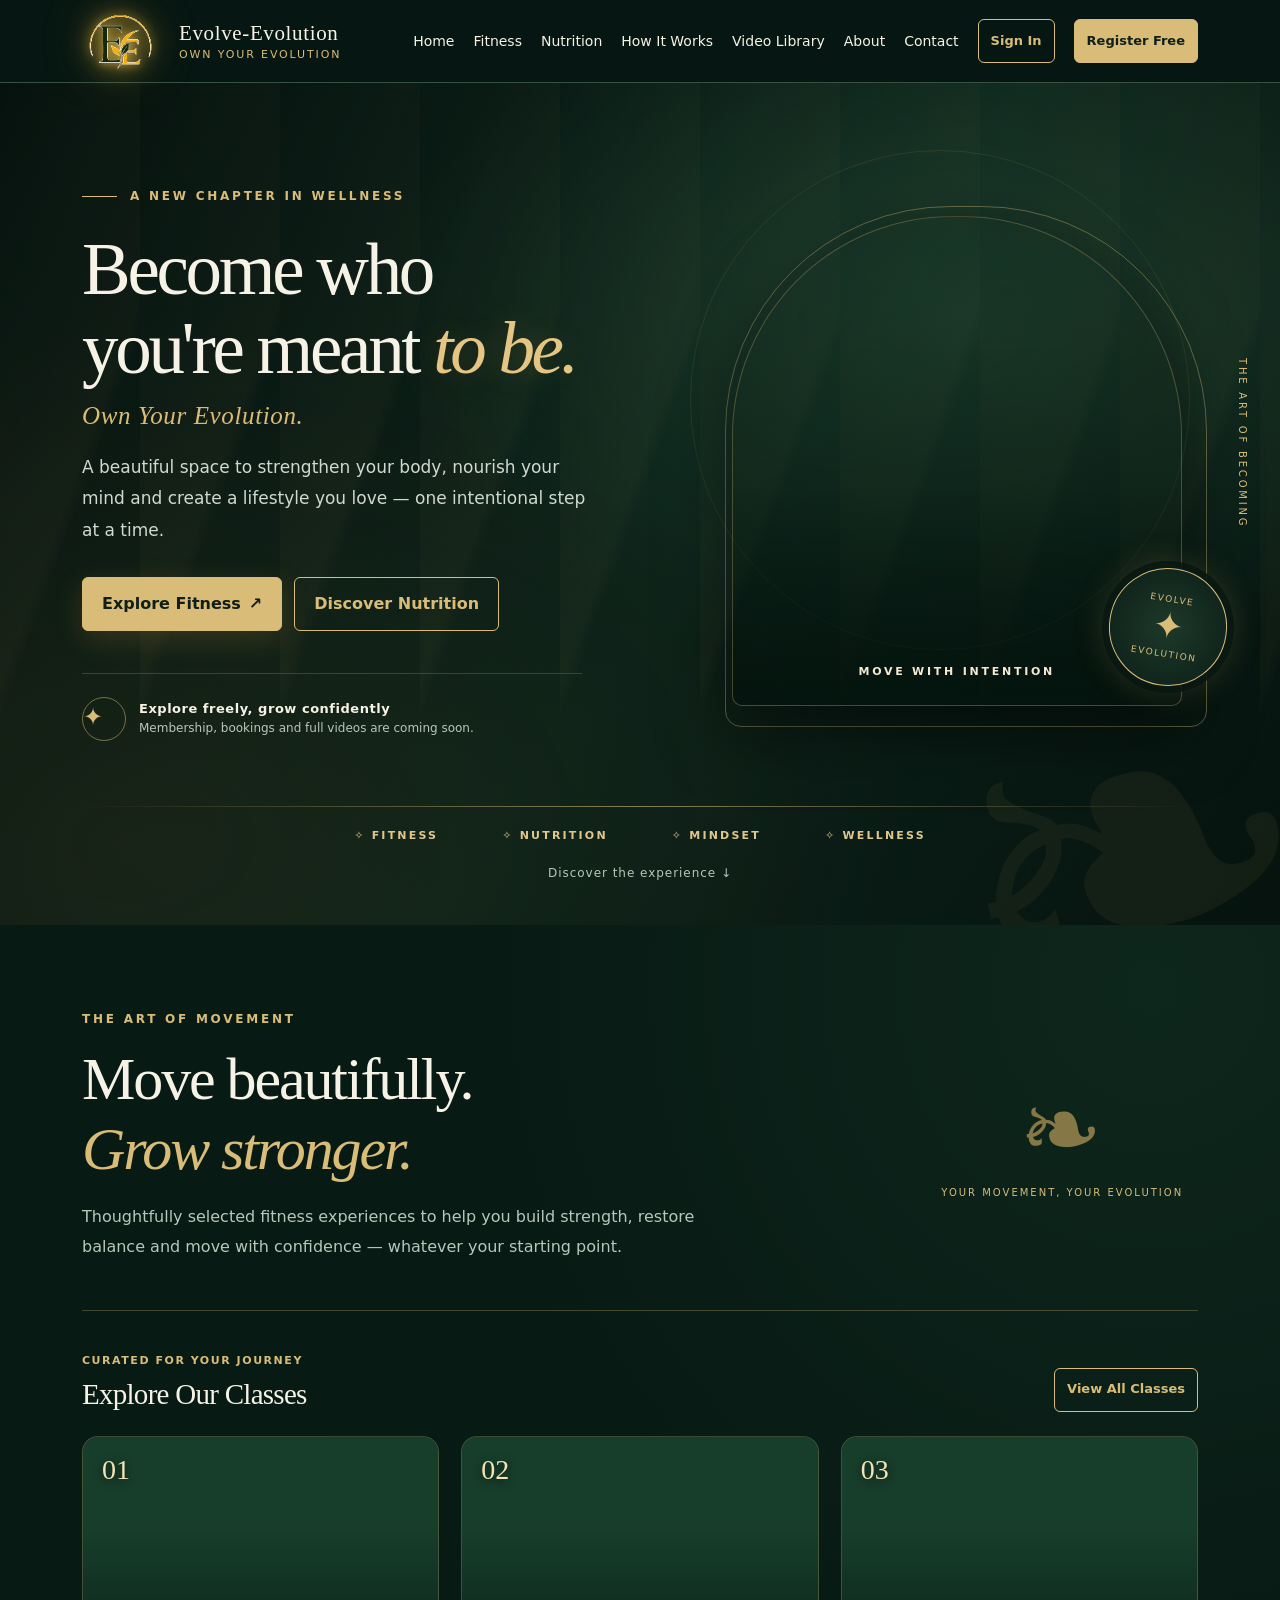
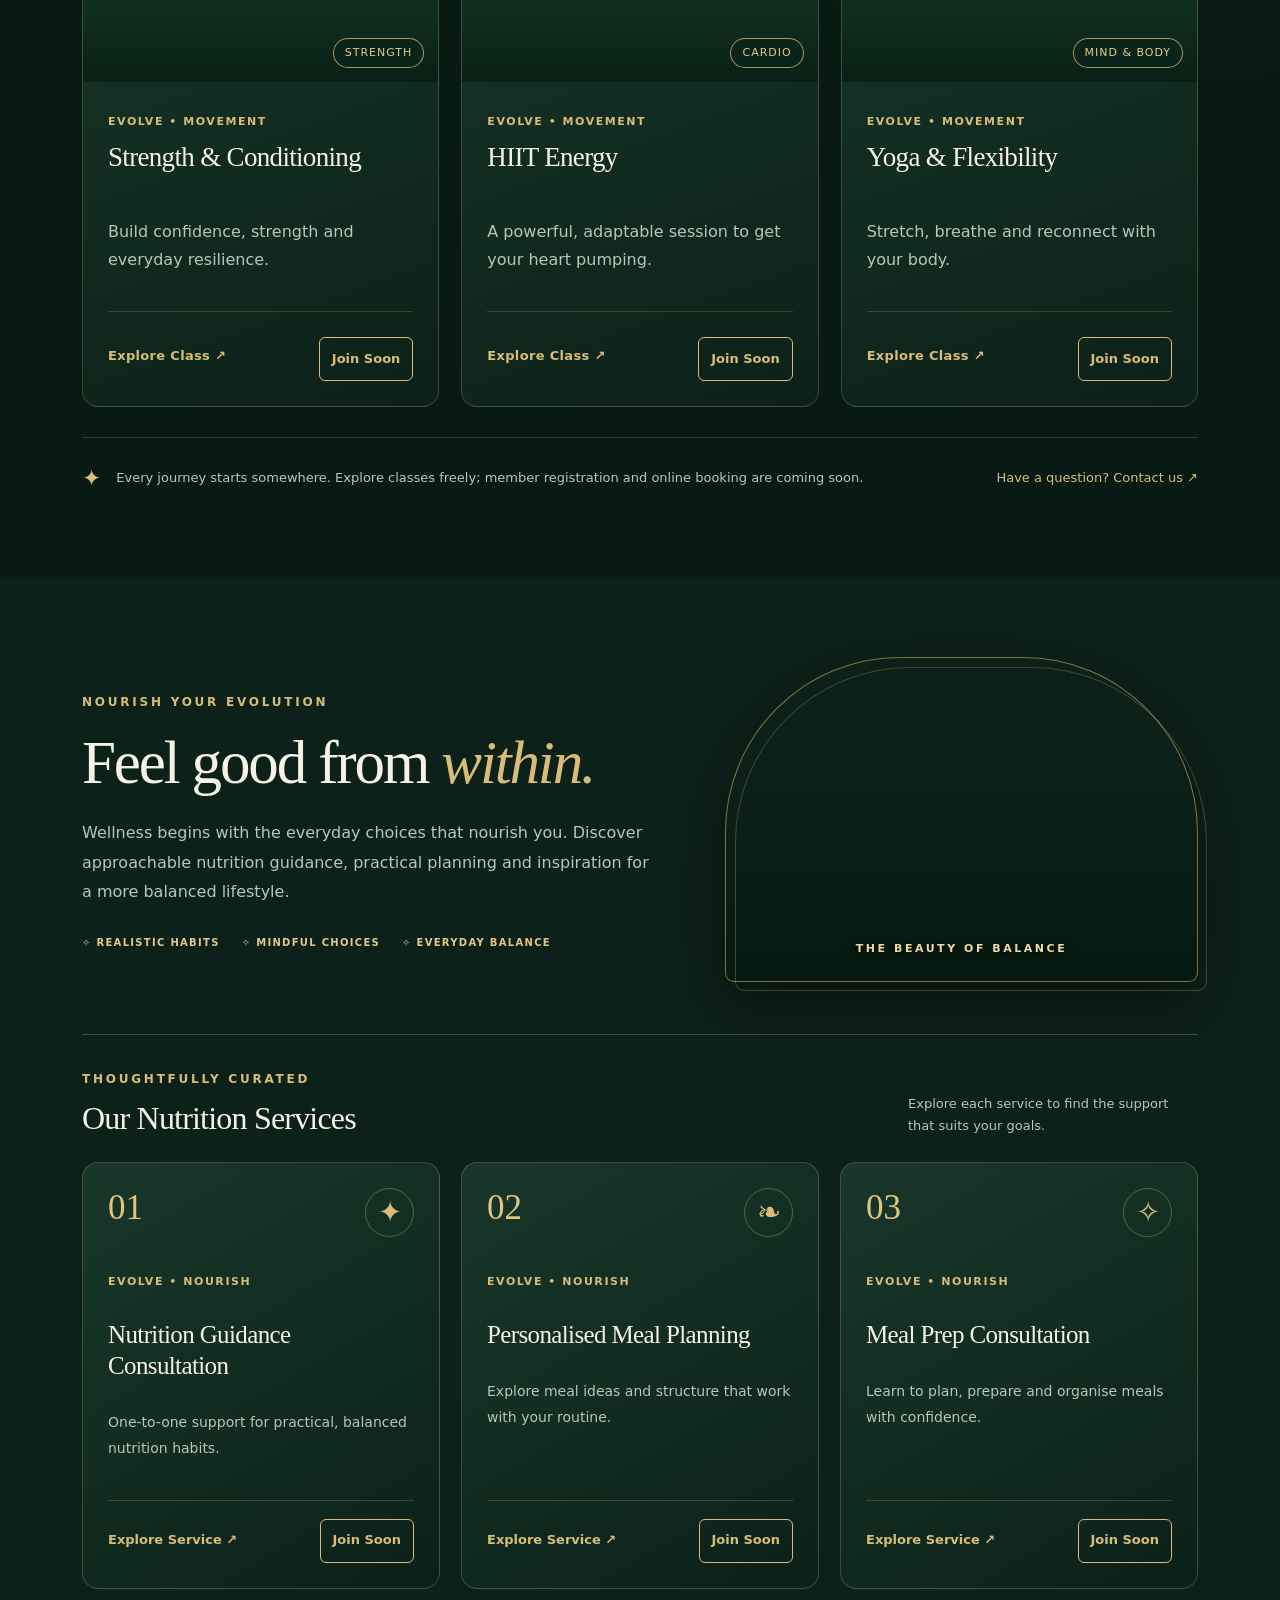
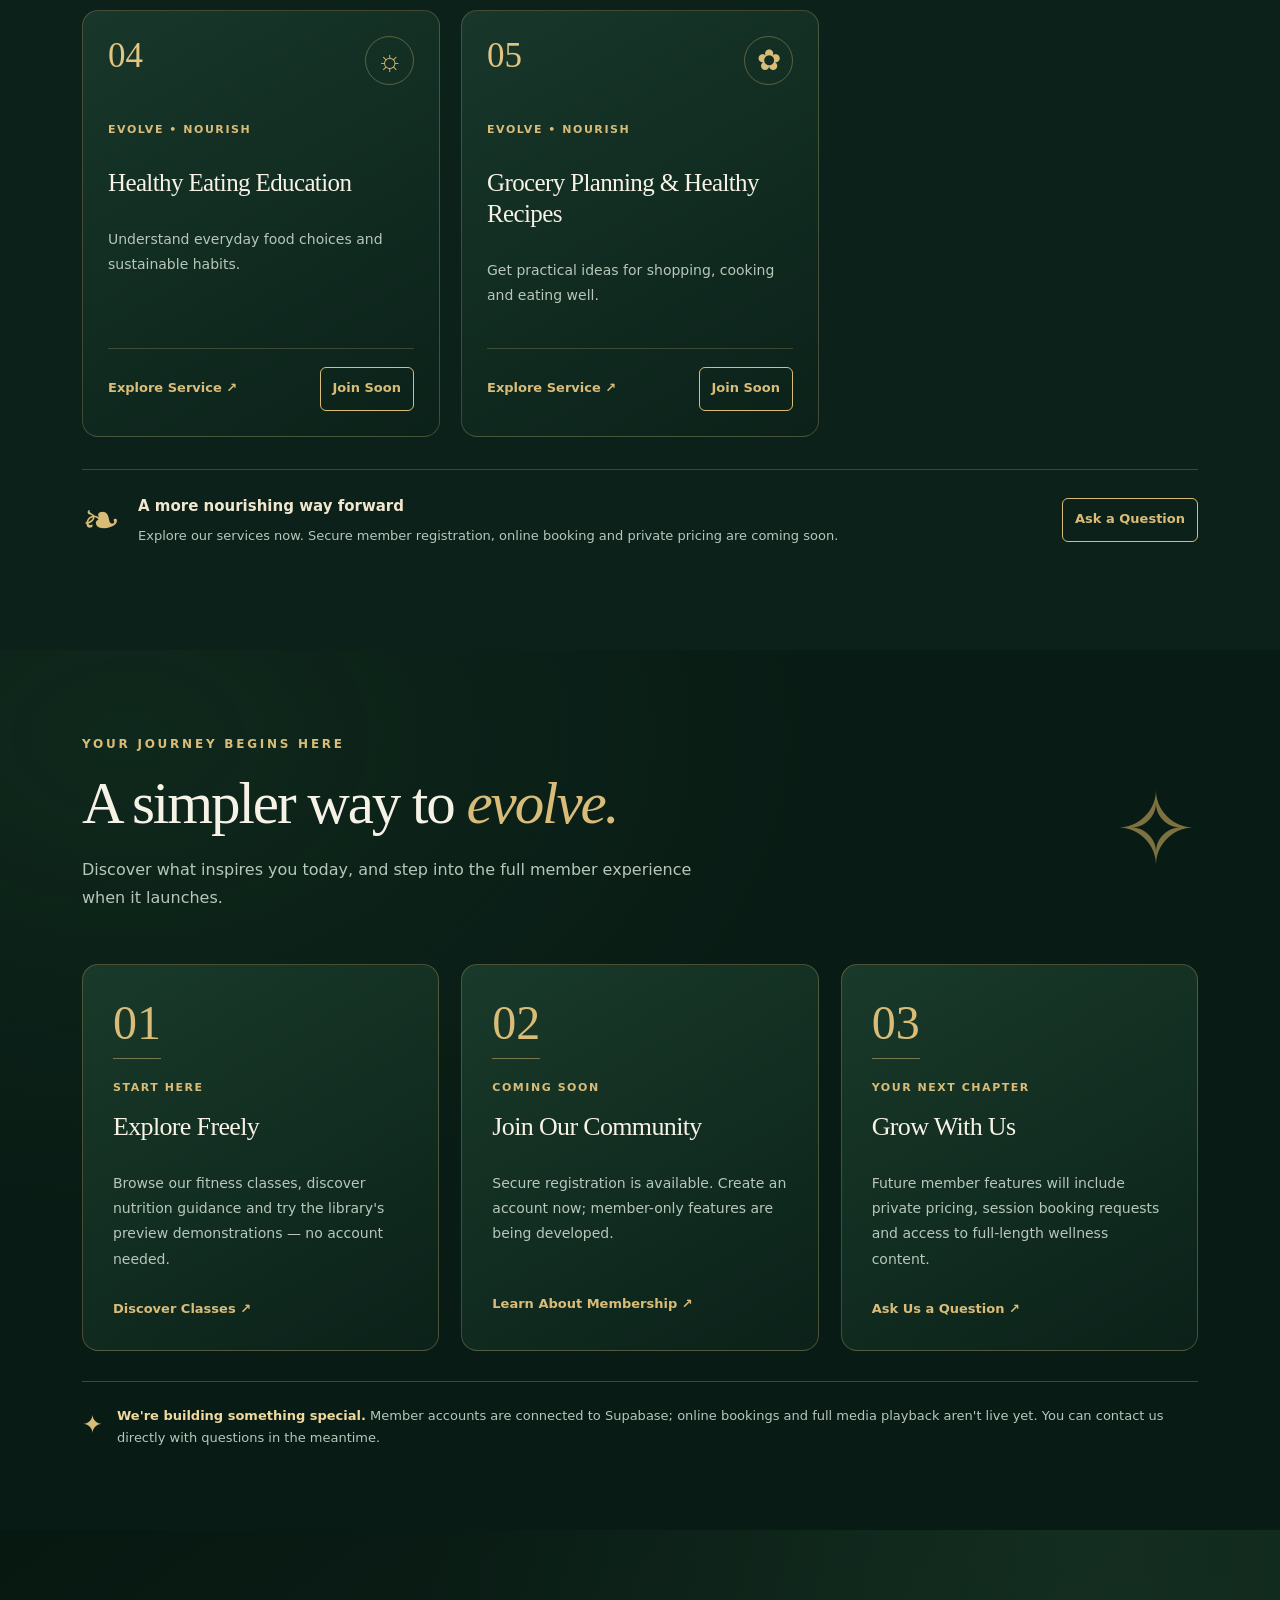
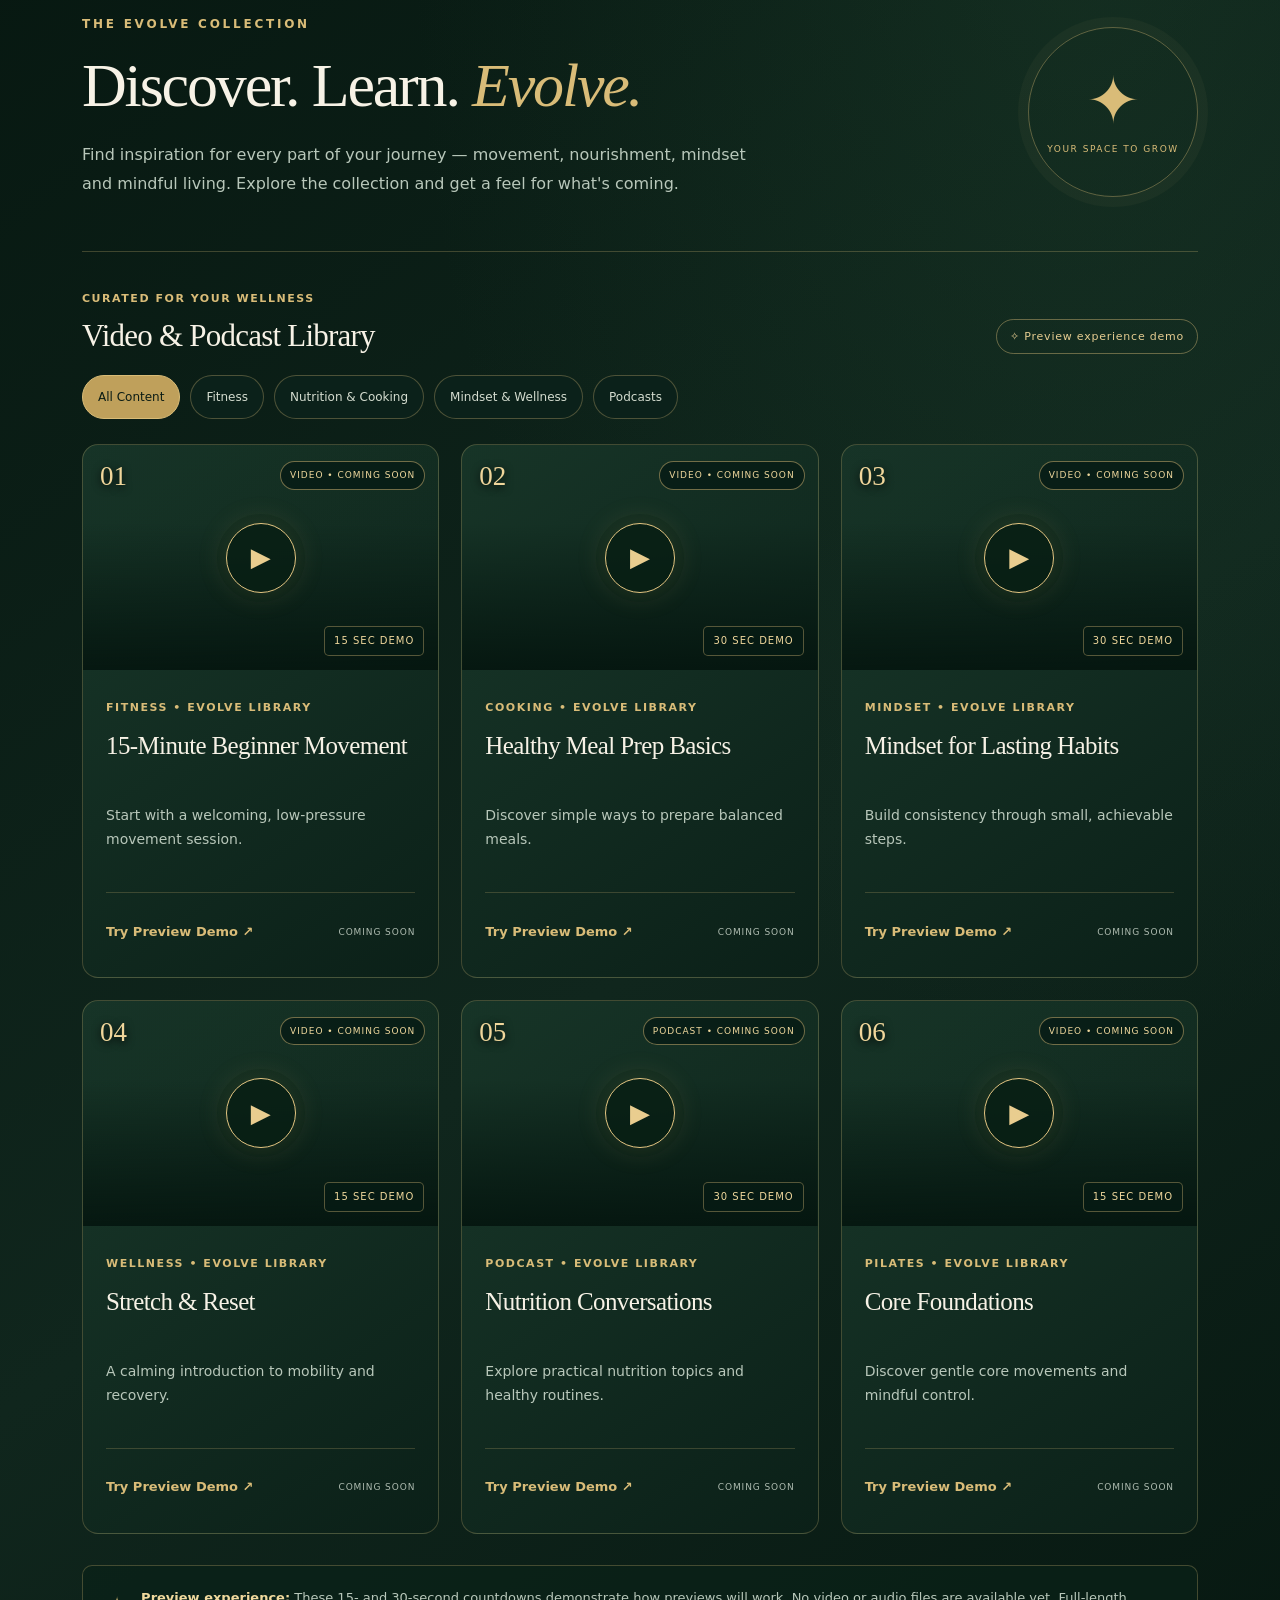
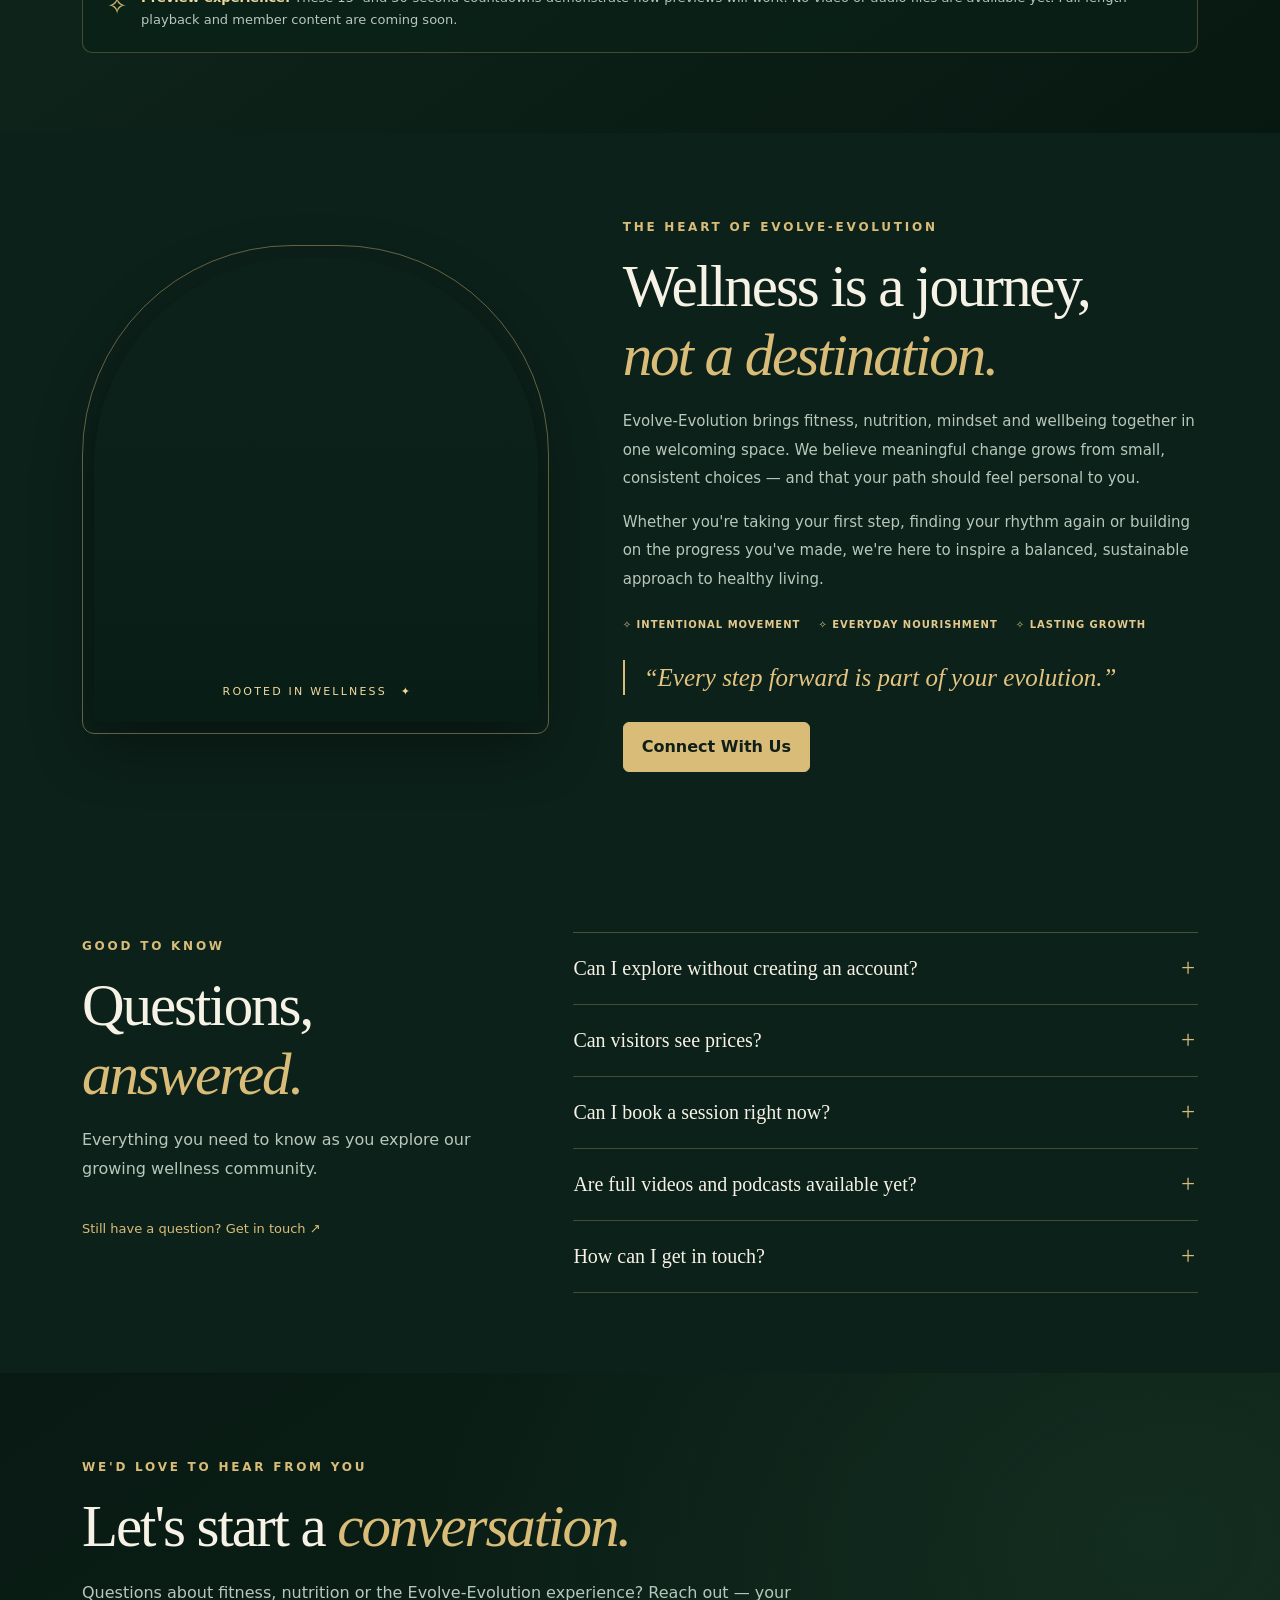
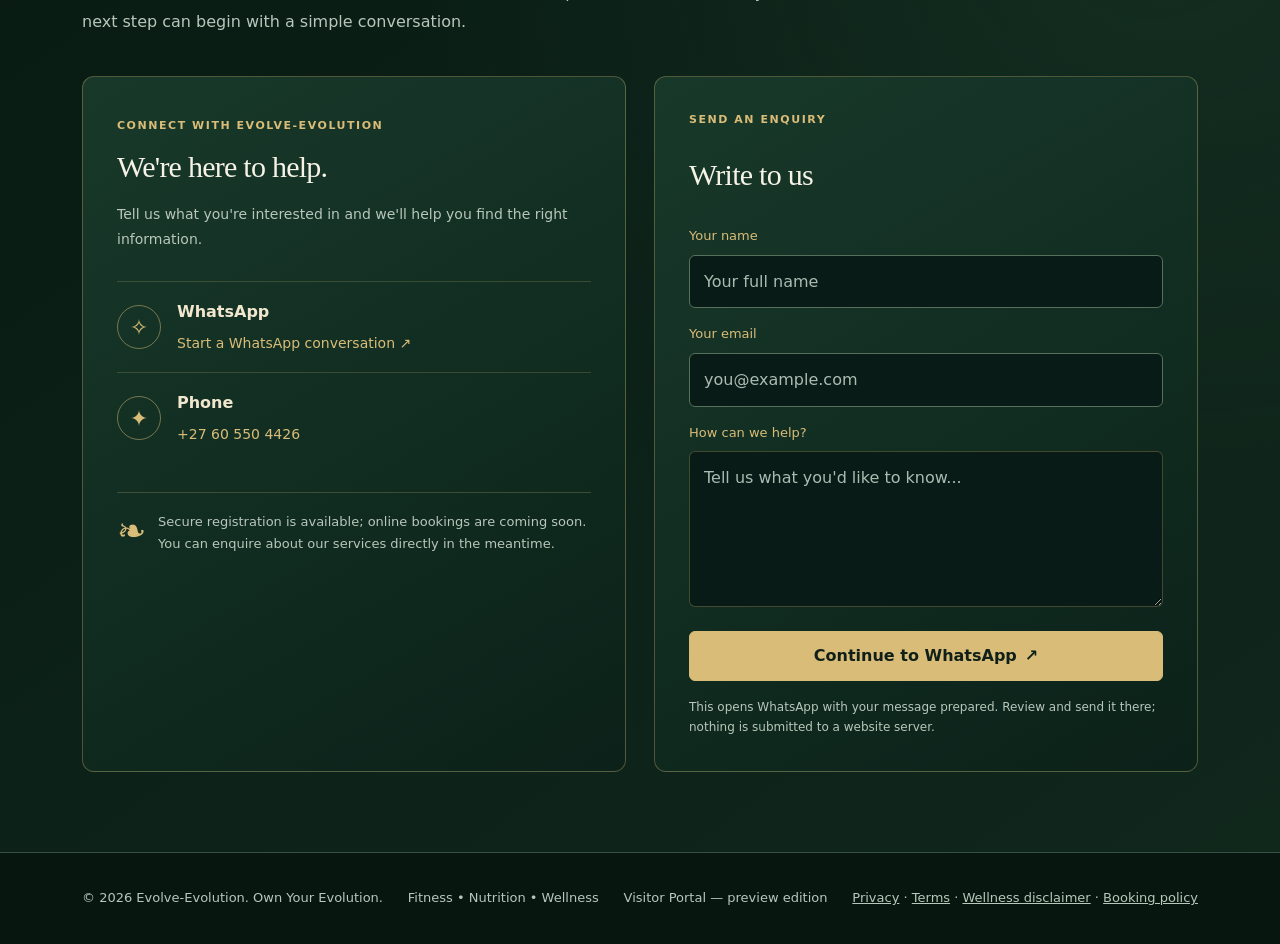
<file: index.html>
<!doctype html>
<html lang="en-ZA"><head><meta charset="utf-8"><meta http-equiv="Content-Security-Policy" content="default-src 'self'; script-src 'self' https://esm.sh; style-src 'self' 'unsafe-inline'; img-src 'self' data: blob: https://images.unsplash.com https://hcatisdfrdnbnsjfgycm.supabase.co; connect-src 'self' https://esm.sh https://hcatisdfrdnbnsjfgycm.supabase.co wss://hcatisdfrdnbnsjfgycm.supabase.co; media-src 'self' blob: https://hcatisdfrdnbnsjfgycm.supabase.co; frame-src 'self' blob: https://hcatisdfrdnbnsjfgycm.supabase.co; object-src 'none'; base-uri 'none'; form-action 'self'; worker-src 'self' blob:"><meta name="referrer" content="no-referrer"><meta name="viewport" content="width=device-width,initial-scale=1"><meta name="theme-color" content="#071b17"><meta name="description" content="Discover fitness classes, nutrition guidance and wellness content at Evolve-Evolution. Own Your Evolution."><meta property="og:title" content="Evolve-Evolution | Own Your Evolution"><meta property="og:description" content="Fitness, nutrition and wellness in one welcoming space."><meta property="og:type" content="website"><meta property="og:locale" content="en_ZA"><meta property="og:image" content="https://evolve-evolution.co.za/social-preview.png"><meta property="og:image:alt" content="Evolve-Evolution — Own Your Evolution"><meta name="twitter:image" content="https://evolve-evolution.co.za/social-preview.png"><link rel="icon" href="[data-uri]"><title>Evolve-Evolution | Own Your Evolution</title>
<style>
:root{--bg:#071713;--panel:#10251e;--panel2:#17362a;--gold:#d9bc78;--ivory:#f7f2e6;--muted:#b8c7ba;--line:#355245;--green:#87b59a}*{box-sizing:border-box}html{scroll-behavior:smooth}body{margin:0;background:var(--bg);color:var(--ivory);font:16px/1.6 system-ui,-apple-system,Segoe UI,sans-serif}button,input,select,textarea{font:inherit}button,a{touch-action:manipulation}a{color:inherit}button{cursor:pointer}button:focus-visible,a:focus-visible,input:focus-visible,textarea:focus-visible,select:focus-visible{outline:3px solid var(--gold);outline-offset:3px}.wrap{max-width:1160px;margin:auto;padding:0 22px}header{position:sticky;top:0;z-index:20;background:#071713ed;border-bottom:1px solid var(--line);backdrop-filter:blur(12px)}header .wrap{display:flex;align-items:center;justify-content:space-between;gap:18px;min-height:82px}.brand{display:flex;align-items:center;gap:12px;text-decoration:none}.mark{display:grid;place-items:center;border:1px solid var(--gold);border-radius:50%;width:53px;height:53px;color:var(--gold);font:italic bold 23px Georgia,serif;letter-spacing:-5px;padding-right:5px}.brand-logo{width:85px;height:57px;object-fit:contain;flex:none;position:relative;z-index:1;filter:drop-shadow(0 0 5px rgba(239,193,78,.9)) drop-shadow(0 0 13px rgba(217,171,55,.65)) drop-shadow(0 0 23px rgba(194,147,38,.38));transition:filter .25s ease}.brand:hover .brand-logo{filter:drop-shadow(0 0 7px rgba(255,213,108,1)) drop-shadow(0 0 18px rgba(227,180,57,.8)) drop-shadow(0 0 30px rgba(194,147,38,.48))}.brand strong{font:21px Georgia,serif;letter-spacing:.03em}.brand small{display:block;color:var(--gold);font:11px system-ui;letter-spacing:.17em;text-transform:uppercase}.nav{display:flex;align-items:center;gap:19px;flex-wrap:wrap}.nav a{text-decoration:none;font-size:14px}.nav a:hover,.link:hover{color:var(--gold)}.btn{border:1px solid var(--gold);background:var(--gold);color:#102019;border-radius:6px;padding:11px 18px;font-weight:700;display:inline-flex;align-items:center;justify-content:center;gap:8px;text-decoration:none}.btn:hover{filter:brightness(1.1)}.btn.outline{background:transparent;color:var(--gold)}.btn.small{padding:8px 12px;font-size:13px}.hero{position:relative;overflow:hidden;background:radial-gradient(circle at 80% 20%,#2b563e 0,transparent 42%),linear-gradient(145deg,#071713,#112b21 60%,#06120f);padding:96px 0 88px}.hero:after{content:"❧";position:absolute;right:-40px;bottom:-170px;font:440px Georgia,serif;color:#c3aa6522;pointer-events:none}.hero-grid{display:grid;grid-template-columns:1.15fr .85fr;align-items:center;gap:45px}.eyebrow{color:var(--gold);text-transform:uppercase;letter-spacing:.23em;font-size:12px;font-weight:700}h1,h2,h3{font-family:Georgia,Times New Roman,serif;font-weight:normal;line-height:1.16}h1{font-size:clamp(46px,6.5vw,84px);margin:16px 0 18px}h1 em{color:var(--gold)}h2{font-size:clamp(32px,4vw,49px);margin:8px 0 16px}h3{font-size:25px;margin:10px 0}p{color:var(--muted)}.hero p{max-width:580px;font-size:18px}.actions{display:flex;flex-wrap:wrap;gap:12px;margin-top:28px}.hero-art{min-height:425px;border:1px solid #a18b586b;border-radius:170px 170px 15px 15px;background:linear-gradient(180deg,#0001,#06171399),url('https://images.unsplash.com/photo-1517836357463-d25dfeac3438?auto=format&fit=crop&w=1000&q=80') center/cover;position:relative;box-shadow:0 20px 65px #0008}.hero-art:after{content:"FITNESS  •  NUTRITION  •  WELLNESS";position:absolute;bottom:20px;left:16px;right:16px;text-align:center;letter-spacing:.18em;font-size:11px;color:#fff;background:#061713cc;padding:13px;border:1px solid #c9a95b77}.section{padding:80px 0}.section.alt{background:#0c211a}.section-head{display:flex;align-items:end;justify-content:space-between;gap:20px;margin-bottom:27px}.section-head p{max-width:620px;margin:0}.grid{display:grid;grid-template-columns:repeat(3,minmax(0,1fr));gap:20px}.card{background:linear-gradient(150deg,var(--panel2),var(--panel));border:1px solid var(--line);border-radius:12px;overflow:hidden}.card .content{padding:23px}.card p{margin:7px 0 19px}.photo{height:200px;background-size:cover;background-position:center;position:relative}.photo:after{content:"";position:absolute;inset:0;background:linear-gradient(0deg,#0b2418a8,transparent 60%)}.tag{display:inline-block;font-size:11px;color:var(--gold);text-transform:uppercase;letter-spacing:.14em;font-weight:700}.pill{display:inline-block;border:1px solid #a68c55;color:var(--gold);border-radius:99px;padding:4px 10px;font-size:12px}.card .btn{margin-top:6px}.nutrition-grid{display:grid;grid-template-columns:repeat(2,minmax(0,1fr));gap:16px}.service{display:flex;gap:17px;padding:23px;border:1px solid var(--line);border-radius:10px;background:var(--panel)}.service .num{font:28px Georgia,serif;color:var(--gold)}.service h3{font-size:22px;margin:0}.service p{margin:6px 0}.video-thumb{height:188px;background:linear-gradient(135deg,#1b3c2c,#071813);display:grid;place-items:center;position:relative}.video-thumb .play{width:65px;height:65px;border:2px solid var(--gold);border-radius:50%;background:#071713c9;color:var(--gold);font-size:26px;display:grid;place-items:center}.video-thumb .time{position:absolute;bottom:12px;right:12px;background:#071713d9;padding:3px 9px;border-radius:4px;font-size:12px}.center{text-align:center}.note{font-size:13px;color:var(--muted)}.split{display:grid;grid-template-columns:1fr 1fr;gap:45px;align-items:center}.feature-box{background:linear-gradient(145deg,#1b3e2b,#0c1c17);border:1px solid #b8a06b;padding:35px;border-radius:14px}.feature-box blockquote{font:italic 31px/1.3 Georgia,serif;color:var(--gold);margin:0 0 14px}.contact-grid{display:grid;grid-template-columns:1fr 1fr;gap:25px}.form{display:grid;gap:12px}.form label{font-size:13px;color:var(--gold)}input,textarea,select{width:100%;background:#091b16;color:var(--ivory);border:1px solid #496452;border-radius:6px;padding:12px}textarea{min-height:120px;resize:vertical}footer{padding:35px 0;border-top:1px solid var(--line);color:var(--muted);font-size:13px}.footer-flex{display:flex;justify-content:space-between;gap:15px;flex-wrap:wrap}.overlay{position:fixed;inset:0;background:#000b;z-index:60;display:grid;place-items:center;padding:20px}.modal{background:#11281e;border:1px solid var(--gold);border-radius:14px;width:min(100%,490px);max-height:90vh;overflow:auto;padding:27px;box-shadow:0 25px 90px #000a}.modal-top{display:flex;align-items:center;justify-content:space-between}.close{background:transparent;border:0;color:var(--ivory);font-size:27px}.hidden{display:none!important}.preview-screen{background:radial-gradient(circle,#2d6148,#06150f);min-height:180px;display:grid;place-items:center;text-align:center;padding:20px;border-radius:8px;margin:14px 0}.progress{height:6px;border-radius:8px;background:#355344;overflow:hidden}.progress>div{height:100%;background:var(--gold);width:0}.tabs{display:flex;gap:10px;margin:12px 0}.tabs button{flex:1}.hint{background:#1a3829;padding:12px;border-left:3px solid var(--gold);font-size:13px;color:var(--muted)}.skip-link{position:absolute;left:12px;top:-80px;background:var(--gold);color:#102019;padding:10px;z-index:100}.skip-link:focus{top:8px}.steps{display:grid;grid-template-columns:repeat(3,minmax(0,1fr));gap:18px}.step{padding:27px;border:1px solid var(--line);border-radius:12px;background:var(--panel)}.step-number{display:inline-grid;place-items:center;border:1px solid var(--gold);border-radius:50%;width:43px;height:43px;color:var(--gold);font:22px Georgia,serif}.faq{border-top:1px solid var(--line);padding:17px 0}.faq summary{cursor:pointer;color:var(--ivory);font-weight:600}.faq p{margin:9px 0 0}.mobile-menu{display:none}@media(max-width:850px){.nav{display:none;position:absolute;top:80px;left:0;right:0;padding:20px;background:#0a2019;border-bottom:1px solid var(--gold);flex-direction:column;align-items:stretch}.nav.open{display:flex}.mobile-menu{display:block;background:transparent;color:var(--gold);border:1px solid var(--line);padding:9px;border-radius:5px}.hero-grid,.split,.contact-grid{grid-template-columns:1fr}.hero-art{min-height:290px;max-width:520px;width:100%;margin:auto}.grid{grid-template-columns:repeat(2,minmax(0,1fr))}.steps{grid-template-columns:1fr}.hero{padding:55px 0}}@media(max-width:600px){.grid,.nutrition-grid{grid-template-columns:1fr}.section{padding:55px 0}.section-head{display:block}.hero-art{min-height:260px}.brand strong{font-size:17px}.brand small{font-size:9px}.brand-logo{width:66px;height:48px}.modal{padding:20px}}@media(prefers-reduced-motion:reduce){html{scroll-behavior:auto}}
/* Luxury homepage refinement */
.hero{isolation:isolate;padding:104px 0 36px;background:radial-gradient(ellipse at 75% 28%,rgba(43,92,66,.46),transparent 42%),radial-gradient(ellipse at 10% 90%,rgba(93,73,31,.18),transparent 48%),linear-gradient(125deg,#06120e 0%,#0b2119 55%,#06130f 100%)}
.hero:before{content:"";position:absolute;inset:0;pointer-events:none;z-index:-1;background-image:linear-gradient(110deg,transparent 0%,rgba(224,188,112,.035) 49%,transparent 52%);background-size:140px 100%}
.hero:after{content:"❧";right:-35px;bottom:-185px;font:440px Georgia,serif;color:#b89b4d12;transform:rotate(-12deg)}
.hero-orbit{position:absolute;right:7%;top:8%;width:500px;height:500px;border:1px solid rgba(219,184,105,.10);border-radius:50%;pointer-events:none}
.hero-grid{grid-template-columns:1.07fr .93fr;gap:70px}
.hero-copy{position:relative;z-index:2}.hero-kicker{display:flex;align-items:center;gap:13px}.hero-kicker-line{height:1px;width:35px;background:var(--gold)}
.hero h1{font-size:clamp(49px,5.7vw,79px);letter-spacing:-.045em;line-height:1.08;margin:25px 0 13px;text-wrap:balance}
.hero h1 em{font-weight:normal;font-style:italic;color:#e4c583;text-shadow:0 0 30px rgba(218,173,76,.20)}
.hero-mantra{font:italic 25px Georgia,serif!important;color:var(--gold)!important;margin:0 0 22px;letter-spacing:.025em}
.hero .hero-lead{font-size:17px;line-height:1.85;color:#d0d9d0;max-width:510px}
.hero .actions{margin-top:31px}.hero-primary{box-shadow:0 9px 29px rgba(210,163,63,.18)}.hero .btn{padding:13px 19px}
.hero-discovery{display:flex;align-items:center;gap:13px;margin-top:42px;padding-top:23px;border-top:1px solid rgba(217,188,120,.22);max-width:500px}.hero-discovery-icon{display:grid;place-items:center;color:var(--gold);font-size:24px;border:1px solid rgba(217,188,120,.5);border-radius:50%;width:44px;height:44px;flex:none}.hero-discovery strong,.hero-discovery span{display:block}.hero-discovery strong{font-size:13px;color:var(--ivory);letter-spacing:.04em}.hero-discovery div span{font-size:12px;color:var(--muted)}
.hero-visual{position:relative;padding:16px 16px 22px 20px}.hero-visual:before{content:"";position:absolute;inset:0 0 7px 4px;border:1px solid rgba(217,188,120,.42);border-radius:225px 225px 16px 16px;transform:translate(9px,6px)}
.hero-art{height:490px;min-height:0;border-radius:220px 220px 10px 10px;background-image:linear-gradient(180deg,rgba(4,24,15,.10),rgba(4,19,13,.25) 55%,rgba(4,19,13,.85)),url('https://images.unsplash.com/photo-1517836357463-d25dfeac3438?auto=format&fit=crop&w=1100&q=78');box-shadow:0 22px 70px #0008;overflow:hidden}
.hero-art:after{display:none}.hero-art-label{position:absolute;bottom:24px;left:18px;right:18px;text-align:center;font-size:11px;font-weight:700;letter-spacing:.25em;color:#f5ead1}
.hero-seal{position:absolute;right:-29px;bottom:42px;width:118px;height:118px;border-radius:50%;background:radial-gradient(circle,#1d392a,#0b1d16);border:1px solid var(--gold);box-shadow:0 0 0 7px rgba(6,22,16,.84),0 0 35px rgba(224,187,101,.25);display:flex;align-items:center;justify-content:center;flex-direction:column;gap:0;color:var(--gold);transform:rotate(9deg)}
.hero-seal span{font-size:9px;letter-spacing:.18em}.hero-seal strong{font:37px Georgia,serif;line-height:1.1}
.hero-side-note{position:absolute;right:-52px;top:30%;writing-mode:vertical-rl;font-size:10px;letter-spacing:.28em;color:var(--gold)}
.hero-bottom{position:relative;z-index:1;margin-top:65px}.hero-bottom-rule{height:1px;background:linear-gradient(90deg,transparent,rgba(217,188,120,.6),transparent)}.hero-values{display:flex;justify-content:center;gap:clamp(18px,5vw,80px);flex-wrap:wrap;padding:20px 0;color:#e0c78e;font-size:11px;font-weight:700;letter-spacing:.2em}.hero-scroll{display:block;text-align:center;font-size:12px;color:var(--muted);text-decoration:none;letter-spacing:.08em;padding-bottom:6px}.hero-scroll:hover{color:var(--gold)}
@media(max-width:1000px){.hero-grid{gap:35px}.hero-visual{padding-right:30px}.hero-side-note{right:-15px}.hero-seal{right:0}}
@media(max-width:850px){.hero{padding:65px 0 30px}.hero-grid{grid-template-columns:1fr;gap:42px}.hero h1{max-width:720px}.hero-visual{width:min(100%,500px);margin:auto}.hero-art{height:390px;min-height:0}.hero-orbit{width:340px;height:340px;right:-100px}.hero-bottom{margin-top:40px}}
@media(max-width:600px){.hero{padding:49px 0 22px}.hero h1{font-size:clamp(42px,11vw,59px)}.hero-mantra{font-size:21px!important}.hero .hero-lead{font-size:15px;line-height:1.8}.hero .actions{gap:10px}.hero .btn{font-size:13px;padding:12px 14px}.hero-discovery{margin-top:27px}.hero-visual{padding:10px 25px 20px 9px}.hero-art{height:315px;min-height:0}.hero-seal{width:86px;height:86px;right:0;bottom:33px}.hero-seal strong{font-size:26px}.hero-seal span{font-size:7px}.hero-side-note{display:none}.hero-values{gap:13px 20px;font-size:10px;letter-spacing:.13em}.hero-bottom{margin-top:22px}}
@media(prefers-reduced-motion:no-preference){.hero-seal{animation:heroFloat 6s ease-in-out infinite}@keyframes heroFloat{0%,100%{translate:0 0}50%{translate:0 -9px}}}

/* Evolve-Evolution luxury fitness collection */
.fitness-section{background:radial-gradient(ellipse at 90% 5%,rgba(31,77,52,.25),transparent 42%),#081a14}
.fitness-intro{display:grid;grid-template-columns:minmax(0,1.5fr) minmax(180px,.5fr);gap:30px;align-items:center;padding-bottom:33px;border-bottom:1px solid rgba(217,188,120,.28)}
.fitness-intro h2{font-size:clamp(39px,5vw,60px);margin:14px 0 18px;letter-spacing:-.035em}.fitness-intro h2 em{font-style:italic;color:var(--gold)}
.fitness-intro p{max-width:650px;line-height:1.85}.fitness-intro-aside{display:flex;align-items:center;flex-direction:column;color:var(--gold);text-align:center;gap:4px;letter-spacing:.2em;font-size:10px}
.fitness-flourish{font:100px Georgia,serif;line-height:1;color:#c6a65e;opacity:.65}
.fitness-toolbar{display:flex;align-items:end;justify-content:space-between;gap:18px;padding:35px 0 24px}.fitness-heading h3{font-size:29px;margin:6px 0 0}
.fitness-grid{gap:22px}.fitness-card{border-color:rgba(217,188,120,.24);background:linear-gradient(160deg,#18372a,#0c2119);transition:transform .25s ease,border-color .25s ease,box-shadow .25s ease}
.fitness-card:hover{transform:translateY(-5px);border-color:rgba(217,188,120,.7);box-shadow:0 17px 45px rgba(0,0,0,.28)}
.fitness-image{position:relative;overflow:hidden}.fitness-image .photo{height:245px;transition:transform .45s ease;background-color:#173d2b}
.fitness-card:hover .photo{transform:scale(1.055)}.fitness-image .photo:after{background:linear-gradient(0deg,rgba(5,24,15,.77),transparent 62%)}
.fitness-image-index{position:absolute;top:17px;left:19px;font:28px Georgia,serif;color:#f3e3b5;text-shadow:0 2px 9px #0009}
.fitness-image-category{position:absolute;right:14px;bottom:14px;padding:5px 11px;border:1px solid rgba(217,188,120,.75);background:#0b241ccf;border-radius:99px;color:#e5c887;font-size:11px;letter-spacing:.09em;text-transform:uppercase}
.fitness-card .content{padding:25px}.fitness-card h3{font-size:27px;margin:10px 0 12px;min-height:64px}.fitness-card .content p{min-height:78px;line-height:1.75;margin-bottom:15px}
.fitness-card-actions{display:flex;align-items:center;justify-content:space-between;gap:9px;border-top:1px solid rgba(217,188,120,.22);padding-top:19px}
.fitness-detail-link{padding:9px 0;background:none;border:0;color:var(--gold);font-size:13px;font-weight:700;letter-spacing:.025em}.fitness-detail-link:hover{text-decoration:underline}
.fitness-footer{margin-top:30px;display:flex;align-items:center;gap:15px;border-top:1px solid rgba(217,188,120,.22);padding-top:22px}.fitness-footer>span{color:var(--gold);font-size:23px}.fitness-footer p{margin:0;flex:1;font-size:13px}.fitness-contact{font-size:13px;color:var(--gold);text-decoration:none;white-space:nowrap}
@media(max-width:850px){.fitness-intro{grid-template-columns:1fr}.fitness-intro-aside{display:none}.fitness-card h3{min-height:0}.fitness-card .content p{min-height:0}.fitness-footer{flex-wrap:wrap}}
@media(max-width:600px){.fitness-toolbar{align-items:start}.fitness-heading h3{font-size:24px}.fitness-grid{gap:16px}.fitness-image .photo{height:220px}.fitness-card .content{padding:20px}.fitness-card h3{font-size:25px}.fitness-footer{gap:10px}.fitness-contact{white-space:normal}}
@media(prefers-reduced-motion:reduce){.fitness-card,.fitness-image .photo{transition:none}.fitness-card:hover{transform:none}.fitness-card:hover .photo{transform:none}}

/* Evolve-Evolution nutrition collection */
.nutrition-section{background:radial-gradient(ellipse at 15% 0%,rgba(52,99,69,.18),transparent 46%),linear-gradient(150deg,#0b2119,#10281e 58%,#081a14)}
.nutrition-intro{display:grid;grid-template-columns:1.1fr .9fr;align-items:center;gap:65px;padding-bottom:52px}
.nutrition-intro h2{font-size:clamp(40px,5vw,61px);letter-spacing:-.035em;margin:14px 0 20px}.nutrition-intro h2 em{color:var(--gold);font-weight:normal}
.nutrition-intro p{max-width:570px;line-height:1.85;font-size:16px}.nutrition-promise{display:flex;flex-wrap:wrap;gap:11px 22px;margin-top:28px;color:#e1c789;font-size:10px;font-weight:700;letter-spacing:.13em}
.nutrition-feature{height:325px;border:1px solid rgba(222,188,109,.55);border-radius:175px 175px 9px 9px;background:linear-gradient(0deg,rgba(5,25,15,.8),transparent 65%),url('https://images.unsplash.com/photo-1540420773420-3366772f4999?auto=format&fit=crop&w=950&q=78') center/cover;box-shadow:0 20px 55px #0006;position:relative}
.nutrition-feature:before{content:"";position:absolute;inset:9px -10px -10px 9px;border:1px solid rgba(222,188,109,.28);border-radius:175px 175px 9px 9px;pointer-events:none}
.nutrition-feature span{position:absolute;bottom:23px;left:12px;right:12px;text-align:center;font-size:11px;font-weight:700;letter-spacing:.23em;color:#f1d99d;text-shadow:0 2px 10px #000}
.nutrition-services-head{display:flex;align-items:end;justify-content:space-between;gap:20px;padding:30px 0 25px;border-top:1px solid rgba(217,188,120,.28)}
.nutrition-services-head h3{font-size:32px;margin:9px 0 0}.nutrition-services-head p{max-width:290px;font-size:13px;line-height:1.7;margin:0}
.nutrition-section .nutrition-grid{display:grid;grid-template-columns:repeat(3,minmax(0,1fr));gap:21px}
.nutrition-card{display:flex;flex-direction:column;align-items:stretch;padding:25px;background:linear-gradient(150deg,#18372a,#0b2119);border:1px solid rgba(217,188,120,.25);border-radius:12px;min-width:0;transition:transform .25s ease,border-color .25s ease,box-shadow .25s ease}
.nutrition-card:hover{transform:translateY(-4px);border-color:rgba(217,188,120,.7);box-shadow:0 16px 40px #0004}
.nutrition-card-top{display:flex;align-items:start;justify-content:space-between;margin-bottom:19px}.nutrition-number{font:35px Georgia,serif;color:#e3c481}.nutrition-card-icon{display:grid;place-items:center;width:49px;height:49px;border:1px solid rgba(217,188,120,.36);border-radius:50%;font:29px Georgia,serif;color:var(--gold)}
.nutrition-card h3{font-size:25px;line-height:1.24;margin:12px 0}.nutrition-card>p{font-size:14px;line-height:1.8;flex:1;margin:0 0 22px}
.nutrition-card-bottom{border-top:1px solid rgba(217,188,120,.23);padding-top:18px;display:flex;justify-content:space-between;align-items:center;gap:8px}
.nutrition-detail-link{background:none;border:0;color:var(--gold);padding:9px 0;font-size:13px;font-weight:700}.nutrition-detail-link:hover{text-decoration:underline}
.nutrition-outro{display:flex;align-items:center;gap:17px;margin-top:32px;padding:23px 0;border-top:1px solid rgba(217,188,120,.25)}.nutrition-outro-icon{font:46px Georgia,serif;color:var(--gold)}.nutrition-outro>div{flex:1}.nutrition-outro strong{color:#f1e7cf;font-size:15px}.nutrition-outro p{font-size:13px;margin:6px 0 0;line-height:1.65}
@media(max-width:950px){.nutrition-intro{gap:32px}.nutrition-section .nutrition-grid{grid-template-columns:repeat(2,minmax(0,1fr))}}
@media(max-width:650px){.nutrition-intro{grid-template-columns:1fr;gap:35px}.nutrition-feature{height:250px;max-width:450px;width:100%;margin:auto}.nutrition-services-head{align-items:start;flex-direction:column}.nutrition-services-head h3{font-size:28px}.nutrition-section .nutrition-grid{grid-template-columns:1fr}.nutrition-card{padding:22px}.nutrition-outro{flex-wrap:wrap}.nutrition-outro .btn{margin-left:0}}
@media(prefers-reduced-motion:reduce){.nutrition-card{transition:none}.nutrition-card:hover{transform:none}}

/* Luxury Video & Podcast Library */
.library-section{background:radial-gradient(ellipse at 85% 0%,rgba(45,90,61,.24),transparent 44%),linear-gradient(145deg,#071811,#10261d 55%,#071811)}
.library-intro{display:flex;justify-content:space-between;align-items:center;gap:30px;padding-bottom:36px;border-bottom:1px solid rgba(217,188,120,.26)}
.library-intro h2{font-size:clamp(40px,5vw,62px);letter-spacing:-.035em;margin:14px 0 18px}.library-intro h2 em{color:var(--gold)}
.library-intro p{max-width:670px;line-height:1.85}.library-mark{min-width:170px;height:170px;border:1px solid rgba(217,188,120,.38);border-radius:50%;display:flex;flex-direction:column;justify-content:center;align-items:center;gap:8px;color:var(--gold);box-shadow:0 0 0 10px rgba(217,188,120,.04)}
.library-mark span{font:65px Georgia,serif;line-height:1}.library-mark small{font-size:9px;letter-spacing:.17em}
.library-toolbar{display:flex;justify-content:space-between;align-items:end;gap:18px;padding:32px 0 21px}.library-toolbar h3{font-size:31px;margin:9px 0 0}.library-demo-pill{font-size:11px;letter-spacing:.07em;color:#e6cd91;border:1px solid rgba(217,188,120,.43);padding:8px 13px;border-radius:30px}
.library-filters{display:flex;flex-wrap:wrap;gap:10px;margin-bottom:25px}.library-filter{border:1px solid rgba(217,188,120,.32);border-radius:25px;padding:9px 15px;background:#0b211a;color:#d4dccf;font-size:12px;transition:background .2s,color .2s,border-color .2s}.library-filter:hover,.library-filter.active{background:#bfa05b;color:#0b1c15;border-color:#d9bc77}
.library-grid{gap:22px}.library-card{background:linear-gradient(145deg,#19382a,#0b2018);border-color:rgba(217,188,120,.25);transition:transform .25s,border-color .25s}.library-card:hover{transform:translateY(-4px);border-color:rgba(217,188,120,.7)}
.library-cover{height:225px;position:relative;background-position:center;background-size:cover;display:flex;align-items:center;justify-content:center;overflow:hidden}
.library-cover-index{position:absolute;left:17px;top:16px;font:27px Georgia,serif;color:#f0d69b;text-shadow:0 2px 8px #000}
.library-cover-type{position:absolute;right:13px;top:16px;font-size:9px;letter-spacing:.11em;background:#071c15db;border:1px solid rgba(217,188,120,.5);padding:6px 9px;color:#eed79c;border-radius:30px}
.library-play{width:70px;height:70px;display:grid;place-items:center;border:1px solid #e5c682;border-radius:50%;background:rgba(8,30,20,.84);color:#e9cd8f;font-size:26px;box-shadow:0 0 0 9px rgba(8,30,20,.24),0 0 30px rgba(219,183,101,.18);transition:transform .2s,box-shadow .2s}
.library-play:hover{transform:scale(1.08);box-shadow:0 0 0 12px rgba(8,30,20,.28),0 0 38px rgba(219,183,101,.4)}
.library-cover-time{position:absolute;right:14px;bottom:14px;font-size:10px;letter-spacing:.1em;background:#061b14db;color:#eed69b;border:1px solid rgba(217,188,120,.38);border-radius:5px;padding:6px 9px}
.library-card .content{padding:23px}.library-card h3{font-size:25px;min-height:60px;margin:12px 0}.library-card .content p{font-size:14px;line-height:1.75;min-height:70px}
.library-card-footer{display:flex;justify-content:space-between;align-items:center;gap:8px;padding-top:17px;border-top:1px solid rgba(217,188,120,.22)}
.library-demo-link{background:none;border:0;color:var(--gold);padding:8px 0;font-weight:700;font-size:13px}.library-demo-link:hover{text-decoration:underline}
.library-card-footer>span{color:#aebbb0;font-size:9px;letter-spacing:.1em}
.library-note{display:flex;gap:14px;align-items:start;margin-top:31px;padding:21px 24px;border:1px solid rgba(217,188,120,.28);border-radius:10px;background:rgba(11,34,24,.72)}.library-note>span{color:var(--gold);font-size:24px}.library-note p{margin:0;line-height:1.7;font-size:13px}.library-note strong{color:#f0d99d}
.library-preview-intro p{line-height:1.7}.library-preview-screen{background:radial-gradient(circle at center,#204b35,#081a12 70%);border:1px solid rgba(217,188,120,.5);border-radius:13px}
.library-preview-symbol{font:57px Georgia,serif;color:var(--gold);text-shadow:0 0 25px rgba(224,181,87,.3)}
.library-preview-caption{display:block;font-size:10px;letter-spacing:.22em;color:#e6cc8c;margin:10px 0 15px}.library-preview-screen strong{color:#f4e7c6;font-size:18px}.library-preview-progress{margin:16px 0}
@media(max-width:850px){.library-intro{align-items:start}.library-mark{min-width:125px;height:125px}.library-mark span{font-size:46px}.library-mark small{font-size:7px}.library-card h3,.library-card .content p{min-height:0}}
@media(max-width:600px){.library-intro{display:block}.library-mark{display:none}.library-toolbar{align-items:start;flex-direction:column}.library-toolbar h3{font-size:27px}.library-filters{gap:8px}.library-filter{padding:8px 11px}.library-cover{height:215px}.library-card .content{padding:21px}.library-note{padding:17px}}
@media(prefers-reduced-motion:reduce){.library-card,.library-play{transition:none}.library-card:hover,.library-play:hover{transform:none}}

/* Evolve-Evolution journey, story, FAQs and contact */
.how-section{background:radial-gradient(ellipse at 10% 10%,rgba(45,90,61,.2),transparent 43%),#081b14}
.how-heading{display:flex;align-items:center;justify-content:space-between;gap:20px;margin-bottom:35px}.how-heading h2,.about-copy h2,.faq-intro h2,.contact-heading h2{font-size:clamp(38px,5vw,59px);letter-spacing:-.035em;margin:14px 0 18px}.how-heading h2 em,.about-copy h2 em,.faq-intro h2 em,.contact-heading h2 em{color:var(--gold)}
.how-heading p{max-width:650px;line-height:1.8}.how-heading-mark{font:100px Georgia,serif;color:rgba(220,185,102,.55)}
.evolve-steps{gap:22px}.evolve-step{background:linear-gradient(150deg,#193a2a,#0b2119);border:1px solid rgba(217,188,120,.28);padding:30px;position:relative;display:flex;flex-direction:column;align-items:start;transition:transform .25s,border-color .25s}
.evolve-step:hover{transform:translateY(-4px);border-color:rgba(217,188,120,.7)}.evolve-step .step-number{border:0;border-bottom:1px solid rgba(217,188,120,.5);border-radius:0;width:auto;height:auto;font:48px Georgia,serif;margin-bottom:20px;padding-bottom:8px}.evolve-step h3{font-size:26px;margin:15px 0}.evolve-step p{font-size:14px;line-height:1.8;flex:1}
.evolve-step a,.evolve-step button{background:none;border:0;padding:13px 0 0;color:var(--gold);font-weight:700;font-size:13px;text-decoration:none;text-align:left}.evolve-step a:hover,.evolve-step button:hover{text-decoration:underline}
.how-note{display:flex;gap:14px;align-items:start;border-top:1px solid rgba(217,188,120,.28);margin-top:30px;padding-top:23px}.how-note>span{font-size:25px;color:var(--gold)}.how-note p{margin:0;font-size:13px;line-height:1.75}.how-note strong{color:#f0d99e}
.about-section{background:linear-gradient(145deg,#10281e,#081a14 65%)}.about-grid{display:grid;grid-template-columns:.9fr 1.1fr;gap:70px;align-items:center}
.about-visual{position:relative;padding:12px 15px 17px 12px}.about-visual:before{content:"";position:absolute;inset:0 4px 5px 0;border:1px solid rgba(217,188,120,.43);border-radius:210px 210px 12px 12px}
.about-image{height:465px;border-radius:210px 210px 9px 9px;background:linear-gradient(0deg,rgba(5,26,17,.55),transparent 65%),url('https://images.unsplash.com/photo-1441974231531-c6227db76b6e?auto=format&fit=crop&w=1000&q=78') center/cover;box-shadow:0 22px 60px #0006}
.about-image-label{position:absolute;bottom:39px;left:32px;right:32px;text-align:center;color:#f1d99c;font-size:11px;letter-spacing:.2em}.about-image-label span{margin-left:8px}
.about-copy p{line-height:1.9;font-size:15px}.about-values{display:flex;flex-wrap:wrap;gap:10px 18px;margin:24px 0;color:#e2c88c;font-size:10px;letter-spacing:.1em;font-weight:700}
.about-copy blockquote{font:italic 25px/1.4 Georgia,serif;color:#e3c480;border-left:2px solid var(--gold);padding-left:19px;margin:27px 0}
.faq-section{background:#0a1d16}.faq-layout{display:grid;grid-template-columns:.8fr 1.2fr;gap:75px}.faq-intro p{line-height:1.8}.faq-contact{display:inline-block;margin-top:19px;color:var(--gold);font-size:13px;text-decoration:none}.faq-contact:hover{text-decoration:underline}
.faq-list{border-top:1px solid rgba(217,188,120,.3)}.faq-list .faq{border-bottom:1px solid rgba(217,188,120,.28);border-top:0;padding:21px 0}.faq-list .faq summary{font:20px/1.45 Georgia,serif;list-style:none;position:relative;padding-right:38px;cursor:pointer}.faq-list .faq summary::-webkit-details-marker{display:none}.faq-list .faq summary:after{content:"+";position:absolute;right:3px;top:0;color:var(--gold);font:25px Georgia,serif}.faq-list .faq[open] summary:after{content:"−"}.faq-list .faq p{font-size:14px;line-height:1.8;margin-top:12px}
.contact-section{background:radial-gradient(ellipse at 90% 15%,rgba(43,87,59,.23),transparent 45%),linear-gradient(145deg,#081a13,#10271c)}.contact-heading{max-width:740px;margin-bottom:40px}.contact-heading p{line-height:1.8}
.contact-lux-grid{gap:28px;align-items:stretch}.contact-details,.contact-lux-form{padding:34px;background:linear-gradient(150deg,#18392a,#0b2119);border:1px solid rgba(217,188,120,.33);border-radius:12px;min-width:0}
.contact-details h3,.contact-lux-form h3{font-size:30px;margin:13px 0 17px}.contact-details>p{font-size:14px;line-height:1.8;margin-bottom:29px}
.contact-method{display:flex;gap:16px;align-items:center;padding:17px 0;border-top:1px solid rgba(217,188,120,.2)}.contact-method-icon{display:grid;place-items:center;border:1px solid rgba(217,188,120,.5);width:44px;height:44px;flex:none;border-radius:50%;color:var(--gold);font-size:22px}.contact-method strong{display:block;color:#f1e7ce;margin-bottom:5px}.contact-method a{color:var(--gold);text-decoration:none;font-size:14px;overflow-wrap:anywhere}.contact-method a:hover{text-decoration:underline}
.contact-details-note{display:flex;gap:12px;align-items:start;margin-top:28px;padding-top:18px;border-top:1px solid rgba(217,188,120,.23)}.contact-details-note span{font:35px Georgia,serif;color:var(--gold)}.contact-details-note p{font-size:13px;line-height:1.75;margin:0}
.contact-lux-form{gap:16px}.contact-lux-form label{display:block;margin-bottom:8px}.contact-lux-form input,.contact-lux-form textarea{border:1px solid rgba(217,188,120,.28);border-radius:6px;padding:13px 14px;max-width:100%}.contact-lux-form input:focus,.contact-lux-form textarea:focus{outline:2px solid var(--gold);outline-offset:1px}.contact-lux-form textarea{resize:vertical}.contact-lux-form .note{font-size:12px;line-height:1.7;margin:0}
@media(max-width:950px){.about-grid{gap:35px}.faq-layout{gap:35px}.contact-details,.contact-lux-form{padding:25px}}
@media(max-width:850px){.about-grid,.faq-layout{grid-template-columns:1fr}.about-visual{max-width:480px;width:100%;margin:auto}.about-image{height:360px}.how-heading-mark{display:none}}
@media(max-width:600px){.how-heading h2,.about-copy h2,.faq-intro h2,.contact-heading h2{font-size:clamp(36px,10vw,48px)}.evolve-step{padding:23px}.about-image{height:290px}.about-copy blockquote{font-size:23px}.contact-lux-grid{gap:18px}.contact-details,.contact-lux-form{padding:21px}.faq-list .faq summary{font-size:18px}}
@media(prefers-reduced-motion:reduce){.evolve-step{transition:none}.evolve-step:hover{transform:none}}
.auth-form{margin-top:18px}.auth-form input{padding:12px;border:1px solid rgba(217,188,120,.4);border-radius:5px}.auth-text-button{background:none;border:0;color:var(--gold);text-decoration:underline;padding:8px 0}
</style><link rel="stylesheet" href="./v19-design.css"><link rel="canonical" href="https://evolve-evolution.co.za/"><meta property="og:url" content="https://evolve-evolution.co.za/"><meta property="og:site_name" content="Evolve-Evolution"><meta name="twitter:card" content="summary_large_image"><meta name="twitter:title" content="Evolve-Evolution | Own Your Evolution"><meta name="twitter:description" content="Fitness, nutrition and wellness in one welcoming space."></head><body class="public-site">
<a href="#home" class="skip-link">Skip to main content</a>
<header><div class="wrap"><a class="brand" href="#home" aria-label="Evolve-Evolution home"><img class="brand-logo" src="[data-uri]" alt="" width="85" height="57"><span><strong>Evolve-Evolution</strong><small>Own Your Evolution</small></span></a><button class="mobile-menu" id="menu" aria-expanded="false" aria-label="Toggle navigation">☰ Menu</button><nav class="nav" id="nav" aria-label="Main navigation"><a href="#home">Home</a><a href="#fitness">Fitness</a><a href="#nutrition">Nutrition</a><a href="#how">How It Works</a><a href="#library">Video Library</a><a href="#about">About</a><a href="#contact">Contact</a><button class="btn small outline" data-auth="signin">Sign In</button><button class="btn small" data-auth="register">Register Free</button></nav></div></header>
<main>
<section id="home" class="hero"><div class="hero-orbit" aria-hidden="true"></div><div class="wrap hero-grid"><div class="hero-copy"><div class="hero-kicker"><span class="hero-kicker-line"></span><span class="eyebrow">A new chapter in wellness</span></div><h1>Become who<br>you're meant <em>to be.</em></h1><p class="hero-mantra">Own Your Evolution.</p><p class="hero-lead">A beautiful space to strengthen your body, nourish your mind and create a lifestyle you love — one intentional step at a time.</p><div class="actions"><a class="btn hero-primary" href="#fitness">Explore Fitness <span aria-hidden="true">↗</span></a><a class="btn outline" href="#nutrition">Discover Nutrition</a></div><div class="hero-discovery"><span class="hero-discovery-icon" aria-hidden="true">✦</span><div><strong>Explore freely, grow confidently</strong><span>Membership, bookings and full videos are coming soon.</span></div></div></div><div class="hero-visual"><div class="hero-art" role="img" aria-label="Fitness and wellness inspiration in a training studio"><span class="hero-art-label">MOVE WITH INTENTION</span></div><div class="hero-seal" aria-hidden="true"><span>EVOLVE</span><strong>✦</strong><span>EVOLUTION</span></div><div class="hero-side-note" aria-hidden="true">THE ART OF BECOMING</div></div></div><div class="wrap hero-bottom"><div class="hero-bottom-rule"></div><div class="hero-values"><span>✧ FITNESS</span><span>✧ NUTRITION</span><span>✧ MINDSET</span><span>✧ WELLNESS</span></div><a href="#how" class="hero-scroll">Discover the experience <span aria-hidden="true">↓</span></a></div></section>
<section id="fitness" class="section fitness-section"><div class="wrap"><div class="fitness-intro"><div><span class="eyebrow">The art of movement</span><h2>Move beautifully.<br><em>Grow stronger.</em></h2><p>Thoughtfully selected fitness experiences to help you build strength, restore balance and move with confidence — whatever your starting point.</p></div><div class="fitness-intro-aside"><span class="fitness-flourish" aria-hidden="true">❧</span><span>YOUR MOVEMENT, YOUR EVOLUTION</span></div></div><div class="fitness-toolbar"><div class="fitness-heading"><span class="tag">CURATED FOR YOUR JOURNEY</span><h3>Explore Our Classes</h3></div><button class="btn outline small" id="viewAll" aria-expanded="false">View All Classes</button></div><div class="grid fitness-grid" id="fitnessGrid"></div><div class="fitness-footer"><span aria-hidden="true">✦</span><p>Every journey starts somewhere. Explore classes freely; member registration and online booking are coming soon.</p><a href="#contact" class="fitness-contact">Have a question? Contact us ↗</a></div></div></section>
<section id="nutrition" class="section alt nutrition-section"><div class="wrap"><div class="nutrition-intro"><div><span class="eyebrow">Nourish your evolution</span><h2>Feel good from <em>within.</em></h2><p>Wellness begins with the everyday choices that nourish you. Discover approachable nutrition guidance, practical planning and inspiration for a more balanced lifestyle.</p><div class="nutrition-promise"><span>✧ REALISTIC HABITS</span><span>✧ MINDFUL CHOICES</span><span>✧ EVERYDAY BALANCE</span></div></div><div class="nutrition-feature" role="img" aria-label="Beautifully presented fresh and nourishing food"><span>THE BEAUTY OF BALANCE</span></div></div><div class="nutrition-services-head"><div><span class="eyebrow">Thoughtfully curated</span><h3>Our Nutrition Services</h3></div><p>Explore each service to find the support that suits your goals.</p></div><div class="nutrition-grid" id="nutritionGrid"></div><div class="nutrition-outro"><span class="nutrition-outro-icon" aria-hidden="true">❧</span><div><strong>A more nourishing way forward</strong><p>Explore our services now. Secure member registration, online booking and private pricing are coming soon.</p></div><a class="btn outline small" href="#contact">Ask a Question</a></div></div></section>
<section id="how" class="section how-section"><div class="wrap"><div class="how-heading"><div><span class="eyebrow">Your journey begins here</span><h2>A simpler way to <em>evolve.</em></h2><p>Discover what inspires you today, and step into the full member experience when it launches.</p></div><span class="how-heading-mark" aria-hidden="true">✧</span></div><div class="steps evolve-steps"><article class="step evolve-step"><span class="step-number">01</span><span class="tag">START HERE</span><h3>Explore Freely</h3><p>Browse our fitness classes, discover nutrition guidance and try the library's preview demonstrations — no account needed.</p><a href="#fitness">Discover Classes <span aria-hidden="true">↗</span></a></article><article class="step evolve-step"><span class="step-number">02</span><span class="tag">COMING SOON</span><h3>Join Our Community</h3><p>Secure registration is available. Create an account now; member-only features are being developed.</p><button data-auth="register">Learn About Membership <span aria-hidden="true">↗</span></button></article><article class="step evolve-step"><span class="step-number">03</span><span class="tag">YOUR NEXT CHAPTER</span><h3>Grow With Us</h3><p>Future member features will include private pricing, session booking requests and access to full-length wellness content.</p><a href="#contact">Ask Us a Question <span aria-hidden="true">↗</span></a></article></div><div class="how-note"><span aria-hidden="true">✦</span><p><strong>We're building something special.</strong> Member accounts are connected to Supabase; online bookings and full media playback aren't live yet. You can contact us directly with questions in the meantime.</p></div></div></section>
<section id="library" class="section library-section"><div class="wrap"><div class="library-intro"><div><span class="eyebrow">The Evolve collection</span><h2>Discover. Learn. <em>Evolve.</em></h2><p>Find inspiration for every part of your journey — movement, nourishment, mindset and mindful living. Explore the collection and get a feel for what's coming.</p></div><div class="library-mark" aria-hidden="true"><span>✦</span><small>YOUR SPACE TO GROW</small></div></div><div class="library-toolbar"><div><span class="tag">CURATED FOR YOUR WELLNESS</span><h3>Video & Podcast Library</h3></div><span class="library-demo-pill">✧ Preview experience demo</span></div><div class="library-filters" id="libraryFilters" role="group" aria-label="Filter library by category"><button class="library-filter active" data-filter="All" aria-pressed="true">All Content</button><button class="library-filter" data-filter="Fitness" aria-pressed="false">Fitness</button><button class="library-filter" data-filter="Nutrition" aria-pressed="false">Nutrition & Cooking</button><button class="library-filter" data-filter="Mindset" aria-pressed="false">Mindset & Wellness</button><button class="library-filter" data-filter="Podcast" aria-pressed="false">Podcasts</button></div><div class="grid library-grid" id="videoGrid"></div><div class="library-note"><span aria-hidden="true">✧</span><p><strong>Preview experience:</strong> These 15- and 30-second countdowns demonstrate how previews will work. No video or audio files are available yet. Full-length playback and member content are coming soon.</p></div></div></section>
<section id="about" class="section alt about-section"><div class="wrap about-grid"><div class="about-visual"><div class="about-image" role="img" aria-label="Peaceful botanical wellness atmosphere"></div><div class="about-image-label">ROOTED IN WELLNESS <span aria-hidden="true">✦</span></div></div><div class="about-copy"><span class="eyebrow">The heart of Evolve-Evolution</span><h2>Wellness is a journey, <em>not a destination.</em></h2><p>Evolve-Evolution brings fitness, nutrition, mindset and wellbeing together in one welcoming space. We believe meaningful change grows from small, consistent choices — and that your path should feel personal to you.</p><p>Whether you're taking your first step, finding your rhythm again or building on the progress you've made, we're here to inspire a balanced, sustainable approach to healthy living.</p><div class="about-values"><span>✧ INTENTIONAL MOVEMENT</span><span>✧ EVERYDAY NOURISHMENT</span><span>✧ LASTING GROWTH</span></div><blockquote>“Every step forward is part of your evolution.”</blockquote><a class="btn" href="#contact">Connect With Us</a></div></div></section>
<section id="faq" class="section alt faq-section"><div class="wrap faq-layout"><div class="faq-intro"><span class="eyebrow">Good to know</span><h2>Questions, <em>answered.</em></h2><p>Everything you need to know as you explore our growing wellness community.</p><a href="#contact" class="faq-contact">Still have a question? Get in touch ↗</a></div><div class="faq-list"><details class="faq"><summary>Can I explore without creating an account?</summary><p>Yes. Visitors can browse our fitness and nutrition services and try the library's demonstration countdowns without an account.</p></details><details class="faq"><summary>Can visitors see prices?</summary><p>Not yet. Pricing will be available to signed-in members when the secure member portal launches. Contact us if you have a general enquiry.</p></details><details class="faq"><summary>Can I book a session right now?</summary><p>Online booking isn't active on this preview website. You're welcome to contact us directly to ask about services and availability.</p></details><details class="faq"><summary>Are full videos and podcasts available yet?</summary><p>No. The current 15- and 30-second countdowns are interactive demonstrations, not real media playback. Actual content and member access will be introduced later.</p></details><details class="faq"><summary>How can I get in touch?</summary><p>Use the contact form below to open WhatsApp with your message ready to send, or message us directly using the WhatsApp link.</p></details></div></div></section>
<section id="contact" class="section contact-section"><div class="wrap"><div class="contact-heading"><span class="eyebrow">We'd love to hear from you</span><h2>Let's start a <em>conversation.</em></h2><p>Questions about fitness, nutrition or the Evolve-Evolution experience? Reach out — your next step can begin with a simple conversation.</p></div><div class="contact-grid contact-lux-grid"><div class="contact-details"><span class="tag">CONNECT WITH EVOLVE-EVOLUTION</span><h3>We're here to help.</h3><p>Tell us what you're interested in and we'll help you find the right information.</p><div class="contact-method"><span class="contact-method-icon" aria-hidden="true">✧</span><div><strong>WhatsApp</strong><a href="https://wa.me/27605504426" target="_blank" rel="noopener noreferrer">Start a WhatsApp conversation ↗</a></div></div><div class="contact-method"><span class="contact-method-icon" aria-hidden="true">✦</span><div><strong>Phone</strong><a href="tel:+27605504426">+27 60 550 4426</a></div></div><div class="contact-details-note"><span aria-hidden="true">❧</span><p>Secure registration is available; online bookings are coming soon. You can enquire about our services directly in the meantime.</p></div></div><form class="form contact-lux-form" id="contactForm"><span class="tag">SEND AN ENQUIRY</span><h3>Write to us</h3><div><label for="contactName">Your name</label><input id="contactName" name="name" required autocomplete="name" placeholder="Your full name"></div><div><label for="contactEmail">Your email</label><input id="contactEmail" name="email" type="email" required autocomplete="email" placeholder="you@example.com"></div><div><label for="contactMessage">How can we help?</label><textarea id="contactMessage" name="message" required rows="5" placeholder="Tell us what you'd like to know..."></textarea></div><button class="btn" type="submit">Continue to WhatsApp <span aria-hidden="true">↗</span></button><p class="note">This opens WhatsApp with your message prepared. Review and send it there; nothing is submitted to a website server.</p></form></div></div></section>
</main><footer><div class="wrap footer-flex"><span>© <span id="year"></span> Evolve-Evolution. Own Your Evolution.</span><span>Fitness • Nutrition • Wellness</span><span>Visitor Portal — preview edition</span><span><a href="./legal.html#privacy">Privacy</a> · <a href="./legal.html#terms">Terms</a> · <a href="./legal.html#health">Wellness disclaimer</a> · <a href="./legal.html#bookings">Booking policy</a></span></div></footer>
<div class="overlay hidden" id="overlay" role="presentation"><div class="modal" role="dialog" aria-modal="true" aria-labelledby="modalTitle"><div class="modal-top"><h3 id="modalTitle">Welcome</h3><button class="close" id="close" aria-label="Close dialog">×</button></div><div id="modalBody"></div></div></div>
<script defer src="./v15-index.js"></script></body></html>
</file>
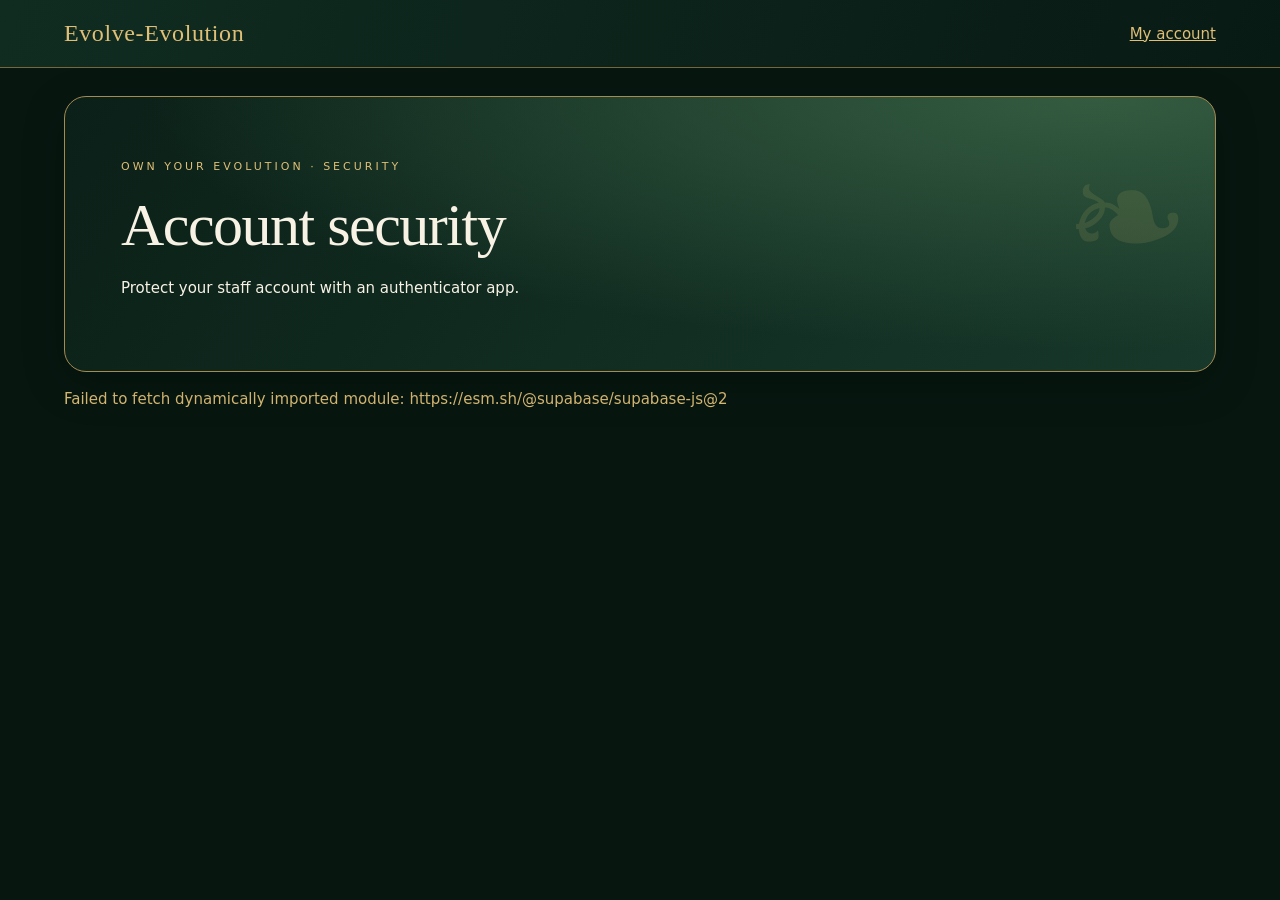
<file: account-security.html>
<!doctype html><html lang="en"><head><meta charset="utf-8"><meta http-equiv="Content-Security-Policy" content="default-src 'self'; script-src 'self' https://esm.sh; style-src 'self' 'unsafe-inline'; img-src 'self' data: blob: https://images.unsplash.com https://hcatisdfrdnbnsjfgycm.supabase.co; connect-src 'self' https://esm.sh https://hcatisdfrdnbnsjfgycm.supabase.co wss://hcatisdfrdnbnsjfgycm.supabase.co; media-src 'self' blob: https://hcatisdfrdnbnsjfgycm.supabase.co; frame-src 'self' blob: https://hcatisdfrdnbnsjfgycm.supabase.co; object-src 'none'; base-uri 'none'; form-action 'self'; worker-src 'self' blob:"><meta name="viewport" content="width=device-width,initial-scale=1"><meta name="referrer" content="no-referrer"><title>Account Security | Evolve-Evolution</title><style>
:root{color-scheme:dark;--gold:#dfbf76;--muted:#aabcb2;--panel:#102a22;--line:#3e5442}*{box-sizing:border-box}body{margin:0;background:#071710;color:#f8f2e5;font:15px/1.6 system-ui,sans-serif}a{color:var(--gold)}button,input,textarea{font:inherit}button,a{touch-action:manipulation}button{cursor:pointer;background:var(--gold);color:#10251b;border:0;border-radius:7px;padding:11px 17px;font-weight:600}button:disabled{opacity:.5;cursor:wait}header{padding:20px 5%;border-bottom:1px solid var(--line);display:flex;justify-content:space-between;align-items:center;gap:12px;flex-wrap:wrap}header strong{font:24px Georgia,serif;color:var(--gold)}small,.muted{color:var(--muted)}main{max-width:1200px;margin:auto;padding:28px 5% 60px}.hero{background:radial-gradient(ellipse at top right,#28513a,transparent 65%),#10271e;border:1px solid #796b42;border-radius:18px;padding:clamp(24px,5vw,56px);position:relative;overflow:hidden}.hero:after{content:'❧';position:absolute;right:25px;top:0;color:#d5b96b22;font-size:150px;pointer-events:none}h1,h2,h3{font-family:Georgia,serif;font-weight:400;line-height:1.2}h1{font-size:clamp(34px,6vw,60px);margin:12px 0}h2{font-size:28px}h3{font-size:23px;margin:8px 0}.eyebrow{color:var(--gold);font-size:11px;letter-spacing:2px;text-transform:uppercase}.nav{display:flex;gap:10px;flex-wrap:wrap;margin:22px 0}.nav a{padding:7px 12px;border:1px solid var(--line);border-radius:6px;text-decoration:none}.grid{display:grid;grid-template-columns:repeat(auto-fit,minmax(min(100%,250px),1fr));gap:16px}.card{padding:22px;border:1px solid var(--line);border-radius:14px;background:var(--panel)}.card p{color:var(--muted)}section{scroll-margin-top:15px;margin-top:28px}label{display:block;margin:10px 0}input:not([type=checkbox]),textarea{display:block;width:100%;background:#081c14;color:#fff;border:1px solid #607561;border-radius:6px;padding:10px}input[type=checkbox]{accent-color:#d8ba70;width:18px;height:18px;vertical-align:middle;margin-right:8px}textarea{min-height:90px}progress{width:100%;accent-color:var(--gold)}[hidden]{display:none!important}.status{color:var(--gold);white-space:pre-wrap}.outline{background:transparent;color:var(--gold);border:1px solid var(--gold)}footer{padding:24px;text-align:center;color:var(--muted);border-top:1px solid var(--line)}:focus-visible{outline:2px solid #fff;outline-offset:3px}
.hero{background:radial-gradient(ellipse at 90% 0,#36583a 0,transparent 65%),linear-gradient(120deg,#0b2018,#132f25);box-shadow:0 12px 40px #0004}.nav{position:sticky;top:0;z-index:2;background:#071710f5;padding:12px 0}.nav a:hover{border-color:var(--gold)}.card{background:linear-gradient(145deg,#17382b,#10251e);box-shadow:0 8px 24px #0002}.planner-head{display:flex;align-items:end;justify-content:space-between;gap:12px;flex-wrap:wrap}.planner-head label{margin:0}.history-row{display:flex;align-items:center;gap:12px;margin:10px 0}.history-row progress{flex:1}.history-row span{min-width:95px}.hero .eyebrow{letter-spacing:3px}@media(max-width:600px){.nav{position:static}.card{padding:17px}}
select{display:block;width:100%;background:#081c14;color:#fff;border:1px solid #607561;border-radius:6px;padding:10px;font:inherit}.workout-fields{grid-template-columns:repeat(auto-fit,minmax(85px,1fr))}.workout-list{margin-top:16px}.exercise-row{border-top:1px solid var(--line);padding:14px 0;display:flex;align-items:center;justify-content:space-between;gap:12px;flex-wrap:wrap}.exercise-actions{display:flex;gap:8px;flex-wrap:wrap}.timer{font:48px Georgia,serif;color:var(--gold)!important;font-variant-numeric:tabular-nums}</style><link rel="stylesheet" href="./v19-design.css"><meta name="robots" content="noindex, nofollow"></head><body class="portal"><header><strong>Evolve-Evolution</strong><a href="./index.html">My account</a></header><main><div class="hero"><span class="eyebrow">Own your evolution · Security</span><h1>Account security</h1><p>Protect your staff account with an authenticator app.</p></div><p id="status" role="status" class="status">Checking account…</p><section id="panel" class="card" hidden><p id="level"></p><label>Authenticator<select id="factor"></select></label><p id="factorCount"></p><button id="enrol">Set up authenticator</button><p>Use a separate trusted device for your backup. Keep your original authenticator until the backup has been tested.</p><button id="cancelSetup" class="outline" hidden>Cancel new setup</button><div id="setup" hidden><p>Scan this QR code with your authenticator app, or enter the setup key manually. Keep it private.</p><img id="qr" alt="Authenticator setup QR code" style="max-width:240px;background:white"><p id="secret" style="overflow-wrap:anywhere"></p></div><form id="verify"><label>Six-digit code<input id="otp" inputmode="numeric" autocomplete="one-time-code" pattern="[0-9]{6}" maxlength="6" required></label><button>Verify authenticator</button></form><p><strong>Lost your authenticator?</strong> Contact the project owner for identity-verified recovery. Do not share your password, setup key or verification codes. Project owners should use their secured Supabase dashboard to review account recovery options. No automatic MFA bypass is provided.</p><p><a href="./admin-studio.html">Admin Studio</a> · <a href="./trainer-studio.html">Trainer Studio</a></p></section></main><script type="module" src="./v15-account-security.js"></script></body></html>
</file>
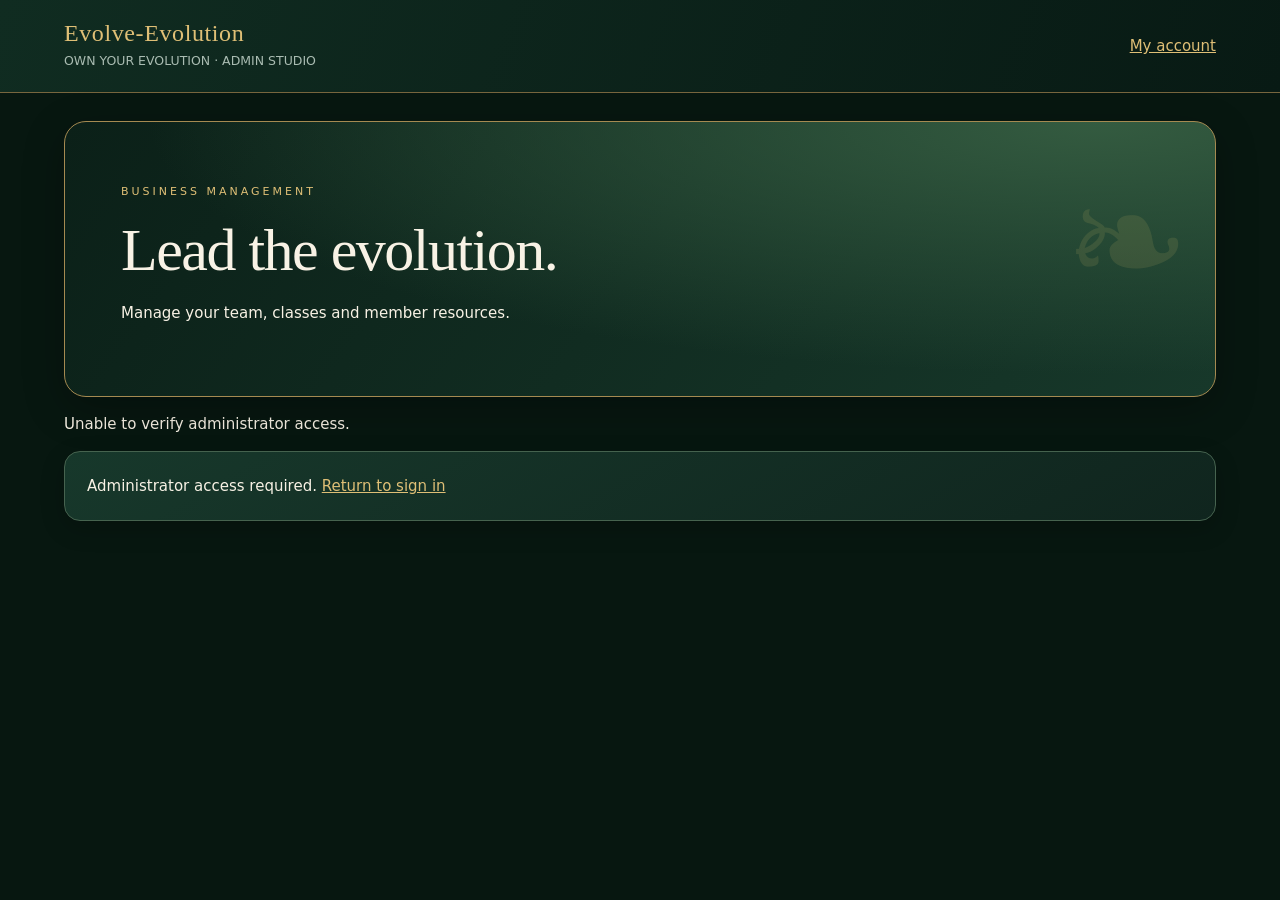
<file: admin-studio.html>
<!doctype html><html lang="en"><head><meta charset="utf-8"><meta http-equiv="Content-Security-Policy" content="default-src 'self'; script-src 'self' https://esm.sh; style-src 'self' 'unsafe-inline'; img-src 'self' data: blob: https://images.unsplash.com https://hcatisdfrdnbnsjfgycm.supabase.co; connect-src 'self' https://esm.sh https://hcatisdfrdnbnsjfgycm.supabase.co wss://hcatisdfrdnbnsjfgycm.supabase.co; media-src 'self' blob: https://hcatisdfrdnbnsjfgycm.supabase.co; frame-src 'self' blob: https://hcatisdfrdnbnsjfgycm.supabase.co; object-src 'none'; base-uri 'none'; form-action 'self'; worker-src 'self' blob:"><meta name="referrer" content="no-referrer"><meta name="viewport" content="width=device-width,initial-scale=1"><title>Admin Studio | Evolve-Evolution</title><style>
:root{color-scheme:dark;--gold:#dfbf76;--muted:#aabcb2;--panel:#102a22;--line:#3e5442}*{box-sizing:border-box}body{margin:0;background:#071710;color:#f8f2e5;font:15px/1.6 system-ui,sans-serif}a{color:var(--gold)}button,input,textarea{font:inherit}button,a{touch-action:manipulation}button{cursor:pointer;background:var(--gold);color:#10251b;border:0;border-radius:7px;padding:11px 17px;font-weight:600}button:disabled{opacity:.5;cursor:wait}header{padding:20px 5%;border-bottom:1px solid var(--line);display:flex;justify-content:space-between;align-items:center;gap:12px;flex-wrap:wrap}header strong{font:24px Georgia,serif;color:var(--gold)}small,.muted{color:var(--muted)}main{max-width:1200px;margin:auto;padding:28px 5% 60px}.hero{background:radial-gradient(ellipse at top right,#28513a,transparent 65%),#10271e;border:1px solid #796b42;border-radius:18px;padding:clamp(24px,5vw,56px);position:relative;overflow:hidden}.hero:after{content:'❧';position:absolute;right:25px;top:0;color:#d5b96b22;font-size:150px;pointer-events:none}h1,h2,h3{font-family:Georgia,serif;font-weight:400;line-height:1.2}h1{font-size:clamp(34px,6vw,60px);margin:12px 0}h2{font-size:28px}h3{font-size:23px;margin:8px 0}.eyebrow{color:var(--gold);font-size:11px;letter-spacing:2px;text-transform:uppercase}.nav{display:flex;gap:10px;flex-wrap:wrap;margin:22px 0}.nav a{padding:7px 12px;border:1px solid var(--line);border-radius:6px;text-decoration:none}.grid{display:grid;grid-template-columns:repeat(auto-fit,minmax(min(100%,250px),1fr));gap:16px}.card{padding:22px;border:1px solid var(--line);border-radius:14px;background:var(--panel)}.card p{color:var(--muted)}section{scroll-margin-top:15px;margin-top:28px}label{display:block;margin:10px 0}input:not([type=checkbox]),textarea{display:block;width:100%;background:#081c14;color:#fff;border:1px solid #607561;border-radius:6px;padding:10px}input[type=checkbox]{accent-color:#d8ba70;width:18px;height:18px;vertical-align:middle;margin-right:8px}textarea{min-height:90px}progress{width:100%;accent-color:var(--gold)}[hidden]{display:none!important}.status{color:var(--gold);white-space:pre-wrap}.outline{background:transparent;color:var(--gold);border:1px solid var(--gold)}footer{padding:24px;text-align:center;color:var(--muted);border-top:1px solid var(--line)}:focus-visible{outline:2px solid #fff;outline-offset:3px}
.hero{background:radial-gradient(ellipse at 90% 0,#36583a 0,transparent 65%),linear-gradient(120deg,#0b2018,#132f25);box-shadow:0 12px 40px #0004}.nav{position:sticky;top:0;z-index:2;background:#071710f5;padding:12px 0}.nav a:hover{border-color:var(--gold)}.card{background:linear-gradient(145deg,#17382b,#10251e);box-shadow:0 8px 24px #0002}.planner-head{display:flex;align-items:end;justify-content:space-between;gap:12px;flex-wrap:wrap}.planner-head label{margin:0}.history-row{display:flex;align-items:center;gap:12px;margin:10px 0}.history-row progress{flex:1}.history-row span{min-width:95px}.hero .eyebrow{letter-spacing:3px}@media(max-width:600px){.nav{position:static}.card{padding:17px}}
select{display:block;width:100%;background:#081c14;color:#fff;border:1px solid #607561;border-radius:6px;padding:10px;font:inherit}.workout-fields{grid-template-columns:repeat(auto-fit,minmax(85px,1fr))}.workout-list{margin-top:16px}.exercise-row{border-top:1px solid var(--line);padding:14px 0;display:flex;align-items:center;justify-content:space-between;gap:12px;flex-wrap:wrap}.exercise-actions{display:flex;gap:8px;flex-wrap:wrap}.timer{font:48px Georgia,serif;color:var(--gold)!important;font-variant-numeric:tabular-nums}</style><link rel="stylesheet" href="./v19-design.css"><meta name="robots" content="noindex, nofollow"></head><body class="portal"><header><div><strong>Evolve-Evolution</strong><br><small>OWN YOUR EVOLUTION · ADMIN STUDIO</small></div><a href="./index.html">My account</a></header><main><div class="hero"><span class="eyebrow">Business management</span><h1>Lead the evolution.</h1><p>Manage your team, classes and member resources.</p></div><p id="status" role="status">Checking administrator access…</p><div id="gate" class="card" hidden>Administrator access required. <a href="./index.html">Return to sign in</a></div><div id="studio" hidden><button id="refresh">Refresh dashboard</button> <button id="logout" class="outline">Sign out</button><div id="stats" class="card"></div><div id="businessSummary" class="card"></div><section><h2>Members & trainers</h2><label>Search members<input type="search" data-filter-list="users" placeholder="Filter displayed records"></label><div class="card" id="users"></div><form id="assignment" class="card"><h3>Assign a client</h3><label>Trainer<select name="trainer" required></select></label><label>Client<select name="client" required></select></label><label>Client display label<input name="label" required maxlength="120"></label><button>Save assignment</button></form><div id="assignments" class="card"></div></section><section><h2>Class scheduling</h2><form id="classForm" class="card"><label>Title<input name="title" required maxlength="120"></label><label>Instructor<input name="instructor" required></label><label>Start date and time (device local time)<input name="start" type="datetime-local" required></label><label>Duration minutes<input name="duration" type="number" min="5" max="480" required></label><label>Capacity<input name="capacity" type="number" min="1" max="500" required></label><button>Publish class</button></form><div id="classes" class="card"></div><h3>Reservations</h3><label>Search reservations<input type="search" data-filter-list="bookings" placeholder="Filter displayed records"></label><div id="bookings" class="card"></div></section><section><h2>Member content</h2><form id="mediaForm" class="card"><label>Title<input name="title" required maxlength="150"></label><label>Category<select name="category"><option>Fitness</option><option>Nutrition &amp; Cooking</option><option>Mindset &amp; Wellness</option><option>Podcasts</option></select></label><label>Description<textarea name="description"></textarea></label><label>Media type<select name="kind"><option>pdf</option><option>video</option><option>audio</option></select></label><label>File<input name="file" type="file" accept="application/pdf,video/*,audio/*" required></label><button>Upload unpublished resource</button></form><div id="media" class="card"></div></section><section><h2>Membership access codes</h2><form id="codeForm" class="card"><label>Code (8–80 uppercase letters, digits or hyphens)<input name="code" required pattern="[A-Z0-9-]{8,80}" maxlength="80"></label><button type="button" id="generateCode" class="outline">Generate random code</button><label>Type<select name="kind"><option>grant</option><option>discount</option><option>ambassador</option><option>sponsored</option><option>premium</option></select></label><label>Redemption expiry (optional, device local time)<input name="expiry" type="datetime-local"></label><label>Maximum redemptions<input name="limit" type="number" min="1" max="100000" value="1" required></label><label>Validity after redemption (days)<input name="days" type="number" min="1" max="3650" value="30" required></label><label>Discount percentage (discount codes only)<input name="discount" type="number" min="1" max="100"></label><button>Create code</button></form><label>Search access codes<input type="search" data-filter-list="codes" placeholder="Filter displayed records"></label><div id="codes" class="card"></div><div id="redemptions" class="card"></div></section><section><h2>Client CRM & marketing preferences</h2><label>Search contacts<input type="search" data-filter-list="crm" placeholder="Filter displayed records"></label><div id="crm" class="card"></div></section><section><h2>Private appointments · R250</h2><label>Search appointments<input type="search" data-filter-list="privateAdmin" placeholder="Filter displayed records"></label><div id="privateAdmin" class="card"></div></section></div></main><script type="module" src="./v15-admin-studio.js"></script></body></html>
</file>
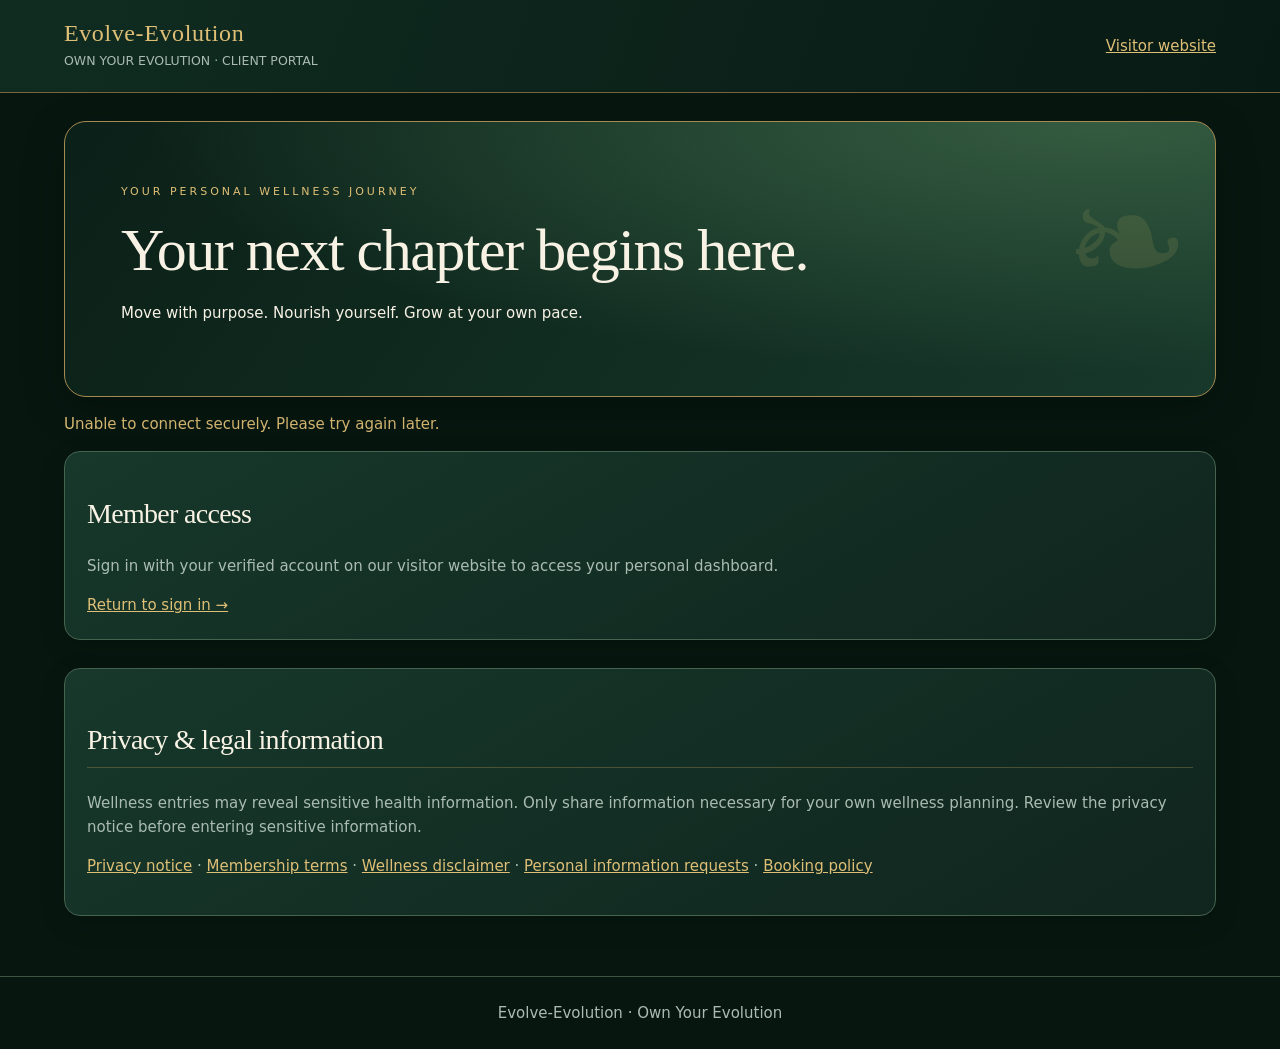
<file: client.html>
<!doctype html><html lang="en"><head><meta charset="utf-8"><meta http-equiv="Content-Security-Policy" content="default-src 'self'; script-src 'self' https://esm.sh; style-src 'self' 'unsafe-inline'; img-src 'self' data: blob: https://images.unsplash.com https://hcatisdfrdnbnsjfgycm.supabase.co; connect-src 'self' https://esm.sh https://hcatisdfrdnbnsjfgycm.supabase.co wss://hcatisdfrdnbnsjfgycm.supabase.co; media-src 'self' blob: https://hcatisdfrdnbnsjfgycm.supabase.co; frame-src 'self' blob: https://hcatisdfrdnbnsjfgycm.supabase.co; object-src 'none'; base-uri 'none'; form-action 'self'; worker-src 'self' blob:"><meta name="referrer" content="no-referrer"><meta name="viewport" content="width=device-width,initial-scale=1"><title>Client Portal | Evolve-Evolution</title><style>
:root{color-scheme:dark;--gold:#dfbf76;--muted:#aabcb2;--panel:#102a22;--line:#3e5442}*{box-sizing:border-box}body{margin:0;background:#071710;color:#f8f2e5;font:15px/1.6 system-ui,sans-serif}a{color:var(--gold)}button,input,textarea{font:inherit}button,a{touch-action:manipulation}button{cursor:pointer;background:var(--gold);color:#10251b;border:0;border-radius:7px;padding:11px 17px;font-weight:600}button:disabled{opacity:.5;cursor:wait}header{padding:20px 5%;border-bottom:1px solid var(--line);display:flex;justify-content:space-between;align-items:center;gap:12px;flex-wrap:wrap}header strong{font:24px Georgia,serif;color:var(--gold)}small,.muted{color:var(--muted)}main{max-width:1200px;margin:auto;padding:28px 5% 60px}.hero{background:radial-gradient(ellipse at top right,#28513a,transparent 65%),#10271e;border:1px solid #796b42;border-radius:18px;padding:clamp(24px,5vw,56px);position:relative;overflow:hidden}.hero:after{content:'❧';position:absolute;right:25px;top:0;color:#d5b96b22;font-size:150px;pointer-events:none}h1,h2,h3{font-family:Georgia,serif;font-weight:400;line-height:1.2}h1{font-size:clamp(34px,6vw,60px);margin:12px 0}h2{font-size:28px}h3{font-size:23px;margin:8px 0}.eyebrow{color:var(--gold);font-size:11px;letter-spacing:2px;text-transform:uppercase}.nav{display:flex;gap:10px;flex-wrap:wrap;margin:22px 0}.nav a{padding:7px 12px;border:1px solid var(--line);border-radius:6px;text-decoration:none}.grid{display:grid;grid-template-columns:repeat(auto-fit,minmax(min(100%,250px),1fr));gap:16px}.card{padding:22px;border:1px solid var(--line);border-radius:14px;background:var(--panel)}.card p{color:var(--muted)}section{scroll-margin-top:15px;margin-top:28px}label{display:block;margin:10px 0}input:not([type=checkbox]),textarea{display:block;width:100%;background:#081c14;color:#fff;border:1px solid #607561;border-radius:6px;padding:10px}input[type=checkbox]{accent-color:#d8ba70;width:18px;height:18px;vertical-align:middle;margin-right:8px}textarea{min-height:90px}progress{width:100%;accent-color:var(--gold)}[hidden]{display:none!important}.status{color:var(--gold);white-space:pre-wrap}.outline{background:transparent;color:var(--gold);border:1px solid var(--gold)}footer{padding:24px;text-align:center;color:var(--muted);border-top:1px solid var(--line)}:focus-visible{outline:2px solid #fff;outline-offset:3px}
.hero{background:radial-gradient(ellipse at 90% 0,#36583a 0,transparent 65%),linear-gradient(120deg,#0b2018,#132f25);box-shadow:0 12px 40px #0004}.nav{position:sticky;top:0;z-index:2;background:#071710f5;padding:12px 0}.nav a:hover{border-color:var(--gold)}.card{background:linear-gradient(145deg,#17382b,#10251e);box-shadow:0 8px 24px #0002}.planner-head{display:flex;align-items:end;justify-content:space-between;gap:12px;flex-wrap:wrap}.planner-head label{margin:0}.history-row{display:flex;align-items:center;gap:12px;margin:10px 0}.history-row progress{flex:1}.history-row span{min-width:95px}.hero .eyebrow{letter-spacing:3px}@media(max-width:600px){.nav{position:static}.card{padding:17px}}
select{display:block;width:100%;background:#081c14;color:#fff;border:1px solid #607561;border-radius:6px;padding:10px;font:inherit}.workout-fields{grid-template-columns:repeat(auto-fit,minmax(85px,1fr))}.workout-list{margin-top:16px}.exercise-row{border-top:1px solid var(--line);padding:14px 0;display:flex;align-items:center;justify-content:space-between;gap:12px;flex-wrap:wrap}.exercise-actions{display:flex;gap:8px;flex-wrap:wrap}.timer{font:48px Georgia,serif;color:var(--gold)!important;font-variant-numeric:tabular-nums}</style><link rel="stylesheet" href="./v19-design.css"><meta name="robots" content="noindex, nofollow"></head><body class="portal"><header><div><strong>Evolve-Evolution</strong><br><small>OWN YOUR EVOLUTION · CLIENT PORTAL</small></div><div><a href="./index.html">Visitor website</a> <a id="trainerLink" href="./trainer-studio.html" hidden>Trainer portal</a> <button id="logout" class="outline" hidden>Sign out</button></div></header><main><div class="hero"><span class="eyebrow">Your personal wellness journey</span><h1 id="welcome">Your next chapter begins here.</h1><p>Move with purpose. Nourish yourself. Grow at your own pace.</p></div><p id="status" class="status" role="status">Checking your account…</p><div id="gate" class="card" hidden><h2>Member access</h2><p>Sign in with your verified account on our visitor website to access your personal dashboard.</p><a href="./index.html">Return to sign in →</a></div><div id="portal" hidden><nav class="nav" aria-label="Client navigation"><a href="#overview">Overview</a><a href="#planner">My planner</a><a href="#fitness">Fitness</a><a href="#nutrition">Nutrition</a><a href="#bookings">Class bookings</a><a href="#lifestyle">Lifestyle</a><a href="#progress">Progress</a><a href="#privateSessions">Private sessions</a><a href="#contactPreferences">Contact preferences</a><a href="#membership">Access codes</a><a href="#memberLibrary">Library</a><a href="#profile">My profile</a></nav><section id="overview"><span class="eyebrow">01 · Daily rhythm</span><h2>Today's wellness</h2><div class="grid"><div class="card"><h3>Daily habits</h3><p id="today"></p><form id="habits"><label><input type="checkbox" name="movement">Move my body</label><label><input type="checkbox" name="hydration">Stay hydrated</label><label><input type="checkbox" name="nourishment">Nourish myself</label><label><input type="checkbox" name="rest">Make time for rest</label><progress id="meter" max="4" value="0"></progress><p id="count">0 of 4 habits</p><button type="submit" disabled>Save today's habits</button></form></div><div class="card"><h3>My evolution</h3><p id="goal">Set your personal wellness intention in your profile.</p><a href="#profile">Edit my goal →</a></div></div></section><section id="planner"><span class="eyebrow">Your daily intentions</span><div class="planner-head"><h2>My wellness planner</h2><label>Choose a date<input id="plannerDate" type="date"></label></div><div class="card"><p>Make space for what matters today. Your entries are private to your account under the database policies.</p><form id="plannerForm"><div class="grid"><label>Today's intention<textarea name="intention" maxlength="500"></textarea></label><label>Movement plan<textarea name="movement_plan" maxlength="500"></textarea></label><label>Meal ideas<textarea name="meal_plan" maxlength="1000"></textarea></label><label>Evening reflection<textarea name="reflection" maxlength="2000"></textarea></label></div><button disabled type="submit">Save daily plan</button><p id="plannerStatus" role="status">Checking planner storage…</p></form></div></section><section id="assignedTraining"><span class="eyebrow">Trainer guidance</span><h2>My assigned programmes</h2><div id="assignedRows" class="card">Checking assigned programmes…</div></section><section id="fitness"><span class="eyebrow">02 · Movement studio</span><h2>My workout programme</h2><p class="muted">Build your own flexible training days. Choose exercises and adjust them to your ability.</p><div class="grid"><div class="card"><h3>Build a workout</h3><form id="workoutForm"><label>Programme day<select name="day_number" id="workoutDay"></select></label><label>Exercise<input name="exercise" list="exerciseLibrary" maxlength="100" required></label><datalist id="exerciseLibrary"><option>Squat</option><option>Glute bridge</option><option>Romanian deadlift</option><option>Chest press</option><option>Seated row</option><option>Lat pulldown</option><option>Shoulder press</option><option>Biceps curl</option><option>Triceps extension</option><option>Walking</option></datalist><div class="grid workout-fields"><label>Sets<input name="sets" type="number" min="1" max="100" value="3" required></label><label>Reps<input name="reps" type="number" min="1" max="1000" value="10" required></label><label>Weight (kg, optional)<input name="weight_kg" type="number" min="0" max="2000" step=".01"></label></div><button disabled type="submit">Add exercise</button><p id="workoutStatus" role="status">Checking workout storage…</p></form></div><div class="card"><h3>Rest timer</h3><label>Rest seconds<input id="restSeconds" type="number" min="5" max="600" value="60"></label><p id="restDisplay" class="timer" role="timer">01:00</p><button id="restStart" type="button">Start / restart</button> <button id="restStop" class="outline" type="button">Stop</button><p class="muted">Choose a rest interval appropriate for your session.</p></div></div><div class="card workout-list"><h3>Selected training day</h3><p id="workoutSummary"></p><div id="workoutRows"></div></div><div class="card workout-list"><h3>Completed exercises</h3><div id="workoutHistory">No completed exercises loaded.</div><p class="muted">Each exercise entry records its latest completion date. Add a new entry to log another session.</p></div><div class="card workout-list"><h3>Explore classes</h3><a href="./index.html#fitness">Browse fitness classes →</a><p><a href="#bookings">View class schedule and book →</a> · Trainer-assigned programmes are coming soon.</p></div></section><section id="nutrition"><span class="eyebrow">03 · Nourishment studio</span><h2>My nutrition &amp; meal planner</h2><p class="muted">Plan meals that suit your preferences, appetite and daily routine.</p><div class="grid"><div class="card"><h3>Plan a meal</h3><form id="mealForm"><label>Meal date<input id="mealDate" type="date" required></label><label>Meal<select name="meal_type"><option>Breakfast</option><option>Lunch</option><option>Dinner</option><option>Snack</option></select></label><label>Meal idea<input name="meal" maxlength="500" required placeholder="e.g. Chicken and avocado salad"></label><label>Ingredients / shopping items<textarea name="ingredients" maxlength="2000" placeholder="One item per line"></textarea></label><button disabled type="submit">Add meal</button><p id="mealStatus" role="status">Checking nutrition storage…</p></form></div><div class="card"><h3>My daily menu</h3><p id="mealSummary"></p><div id="mealRows"></div></div></div><div class="card workout-list"><h3>Shopping list</h3><p class="muted">Combined ingredients for your selected date. Identical items are grouped; quantities are not automatically calculated.</p><div id="shoppingRows"></div><button id="copyShopping" class="outline" disabled>Copy shopping list</button><p id="shoppingStatus" role="status"></p></div><div class="card workout-list"><h3>Nutrition guidance</h3><p>Explore nutrition support and consultation options. This planner is for personal organisation, not a prescribed diet.</p><a href="./index.html#nutrition">Browse nutrition services →</a></div></section><section id="bookings"><span class="eyebrow">Move together · Class reservations</span><h2>Book a fitness class</h2><p class="muted">Choose an upcoming session. Times are displayed in your device's local time zone. No payment is collected.</p><button id="refreshClasses" class="outline" type="button">Refresh schedule</button><p id="bookingStatus" role="status">Checking class schedule…</p><div id="classSchedule" class="grid"></div><div class="card workout-list"><h3>My reservations</h3><div id="bookingHistory"></div></div></section><section id="lifestyle"><span class="eyebrow">Daily balance · Mind &amp; body</span><h2>Water &amp; lifestyle trackers</h2><p class="muted">Notice your daily rhythms without judging yourself. All goals and check-ins are personal and optional.</p><form id="lifeForm"><label>Check-in date<input id="lifeDate" type="date" required></label><div class="grid"><div class="card"><h3>Hydration</h3><label>Water logged (ml)<input name="water_ml" type="number" min="0" max="20000" step="1" value="0" required></label><div class="exercise-actions"><button type="button" data-water="250" class="outline">+250 ml</button><button type="button" data-water="500" class="outline">+500 ml</button><button type="button" data-water="-250" class="outline">−250 ml</button></div><label>Personal water goal (ml, optional)<input name="water_goal_ml" type="number" min="1" max="20000" step="1"></label><progress id="waterMeter" max="1" value="0" aria-label="Hydration goal progress"></progress><p id="waterSummary"></p><p class="muted">Log what you drink; do not force yourself to reach a target. Follow any fluid restrictions advised by your clinician.</p></div><div class="card"><h3>Daily wellbeing</h3><label>Sleep (hours)<input name="sleep_hours" type="number" min="0" max="24" step=".25"></label><label>Mood<select name="mood"><option value="">Not recorded</option><option value="1">1 · Very low</option><option value="2">2</option><option value="3">3 · Moderate</option><option value="4">4</option><option value="5">5 · Very good</option></select></label><label>Energy<select name="energy"><option value="">Not recorded</option><option value="1">1 · Very low</option><option value="2">2</option><option value="3">3 · Moderate</option><option value="4">4</option><option value="5">5 · Very high</option></select></label><label>Stress<select name="stress"><option value="">Not recorded</option><option value="1">1 · Very low</option><option value="2">2</option><option value="3">3 · Moderate</option><option value="4">4</option><option value="5">5 · Very high</option></select></label><label><input name="self_care" type="checkbox">Made time for self-care</label><label>Daily notes<textarea name="notes" maxlength="1000"></textarea></label></div></div><div class="exercise-actions" style="margin-top:16px"><button id="lifeSave" type="submit" disabled>Save lifestyle check-in</button><button id="lifeDelete" type="button" class="outline" disabled>Delete check-in</button></div><p id="lifeStatus" role="status">Checking lifestyle storage…</p></form><div class="card workout-list"><h3>Recent lifestyle history</h3><div id="lifeHistory"></div></div></section><section id="progress"><span class="eyebrow">04 · My evolution</span><h2>My progress journey</h2><p class="muted">Measurements are optional. Strength, energy, confidence and consistency matter too.</p><div class="grid"><div class="card"><h3>Body measurements</h3><form id="measureForm"><label>Check-in date<input id="measureDate" type="date" required></label><div class="grid workout-fields"><label>Weight (kg)<input name="weight" type="number" min=".01" max="500" step=".01" placeholder="Optional"></label><label>Waist (cm)<input name="waist" type="number" min=".01" max="350" step=".01" placeholder="Optional"></label><label>Hips (cm)<input name="hips" type="number" min=".01" max="350" step=".01" placeholder="Optional"></label><label>Chest / bust (cm)<input name="chest" type="number" min=".01" max="350" step=".01" placeholder="Optional"></label><label>Thigh (cm)<input name="thigh" type="number" min=".01" max="250" step=".01" placeholder="Optional"></label><label>Upper arm (cm)<input name="arm" type="number" min=".01" max="200" step=".01" placeholder="Optional"></label><label>Neck (cm)<input name="neck" type="number" min=".01" max="150" step=".01" placeholder="Optional"></label><label>Glutes (cm)<input name="glutes" type="number" min=".01" max="350" step=".01" placeholder="Optional"></label></div><label>Non-scale victories &amp; notes<textarea name="notes" maxlength="1000" placeholder="How do you feel? What are you proud of?"></textarea></label><button disabled type="submit">Save check-in</button> <button disabled id="deleteMeasure" class="outline" type="button">Delete check-in</button><p id="measureStatus" role="status">Checking progress storage…</p></form></div><div class="card"><h3>Progress over time</h3><label>Measurement<select id="measureMetric"><option value="weight">Weight (kg)</option><option value="waist">Waist (cm)</option><option value="hips">Hips (cm)</option><option value="chest">Chest / bust (cm)</option><option value="thigh">Thigh (cm)</option><option value="arm">Upper arm (cm)</option><option value="neck">Neck (cm)</option><option value="glutes">Glutes (cm)</option></select></label><p id="measureChange"></p><div id="measureChart"></div><p class="muted">Changes are descriptive, not a score or a target.</p></div></div><div class="card workout-list"><h3>Recent check-ins</h3><div id="measureHistory"></div></div><div class="card workout-list"><h3>Recent habit history</h3><div id="history">No history loaded yet.</div></div></section><section id="membership"><span class="eyebrow">Membership access</span><h2>Membership &amp; access codes</h2><p>General membership is free. Redeem a code to record its benefits; discounts are not automatically applied to bookings.</p><form id="redeemForm" class="card"><label>Access code<input name="code" required maxlength="80" autocomplete="off"></label><button>Redeem code</button><p id="redeemStatus" role="status"></p></form><div id="membershipRows" class="card"></div></section><section id="privateSessions"><h2>Private sessions · R250</h2><p>Request a preferred time. Your appointment is subject to approval and manual payment arrangements.</p><form id="privateForm" class="card"><label>Service<select name="service"><option>Personal training</option><option>Nutrition guidance</option><option>Workout consultation</option><option>Wellness coaching</option><option>Accountability</option><option>Transformation consultation</option></select></label><label>Preferred date and time<input name="when" type="datetime-local" required></label><button>Request session</button></form><p>Appointment updates appear below. Cancellation does not automatically refund a payment.</p><button type="button" id="refreshPrivate" class="outline">Refresh appointment status</button><div id="privateRows" class="card"></div><p id="privateStatus" role="status"></p></section><section id="contactPreferences"><h2>Contact & marketing preferences</h2><form id="contactPrefs" class="card"><label>Full name<input name="full_name" maxlength="100" required></label><label>WhatsApp number (optional)<input name="phone" type="tel" maxlength="40"></label><p>Optional: receive Evolve-Evolution wellness tips, offers and news. You can withdraw consent here at any time. Membership is free regardless of your choices.</p><label><input type="checkbox" name="email_marketing"> Email marketing</label><label><input type="checkbox" name="whatsapp_marketing"> WhatsApp marketing</label><button>Save preferences</button><p id="prefStatus" role="status"></p></form></section><section id="memberLibrary"><span class="eyebrow">05 · Discover &amp; grow</span><h2>Member content library</h2><p class="muted">Explore published member resources at your own pace.</p><div class="card"><div class="grid"><label>Search library<input id="contentSearch" type="search" placeholder="Search titles and descriptions"></label><label>Category<select id="contentCategory"><option>All content</option><option>Fitness</option><option>Nutrition &amp; Cooking</option><option>Mindset &amp; Wellness</option><option>Podcasts</option></select></label><label>My collection<select id="contentFilter"><option>All resources</option><option>Favourites</option><option>Completed</option><option>Not completed</option></select></label></div><button id="contentRefresh" class="outline" type="button">Refresh library</button><p id="contentStatus" role="status">Checking library storage…</p></div><div id="contentRows" class="grid workout-list"></div><div id="contentPlayer" class="card workout-list" hidden><button id="contentClose" class="outline" type="button">Close resource</button><h3 id="contentTitle"></h3><div id="contentMedia"></div><p class="muted">Private media links expire after one hour. Reopen the resource if needed.</p></div></section><section id="profile"><span class="eyebrow">06 · My account</span><h2>My profile</h2><div class="card"><p id="email"></p><form id="profileForm"><label>Display name<input name="display_name" maxlength="100" autocomplete="name"></label><label>My wellness intention<textarea name="wellness_goal" maxlength="500"></textarea></label><button type="submit" disabled>Save profile</button></form></div></section></div><section class="card"><h2>Privacy &amp; legal information</h2><p>Wellness entries may reveal sensitive health information. Only share information necessary for your own wellness planning. Review the privacy notice before entering sensitive information.</p><p><a href="./legal.html#privacy">Privacy notice</a> · <a href="./legal.html#terms">Membership terms</a> · <a href="./legal.html#health">Wellness disclaimer</a> · <a href="./legal.html#rights">Personal information requests</a> · <a href="./legal.html#bookings">Booking policy</a></p></section></main><footer>Evolve-Evolution · Own Your Evolution</footer><script type="module" src="./v15-client.js"></script></body></html>
</file>
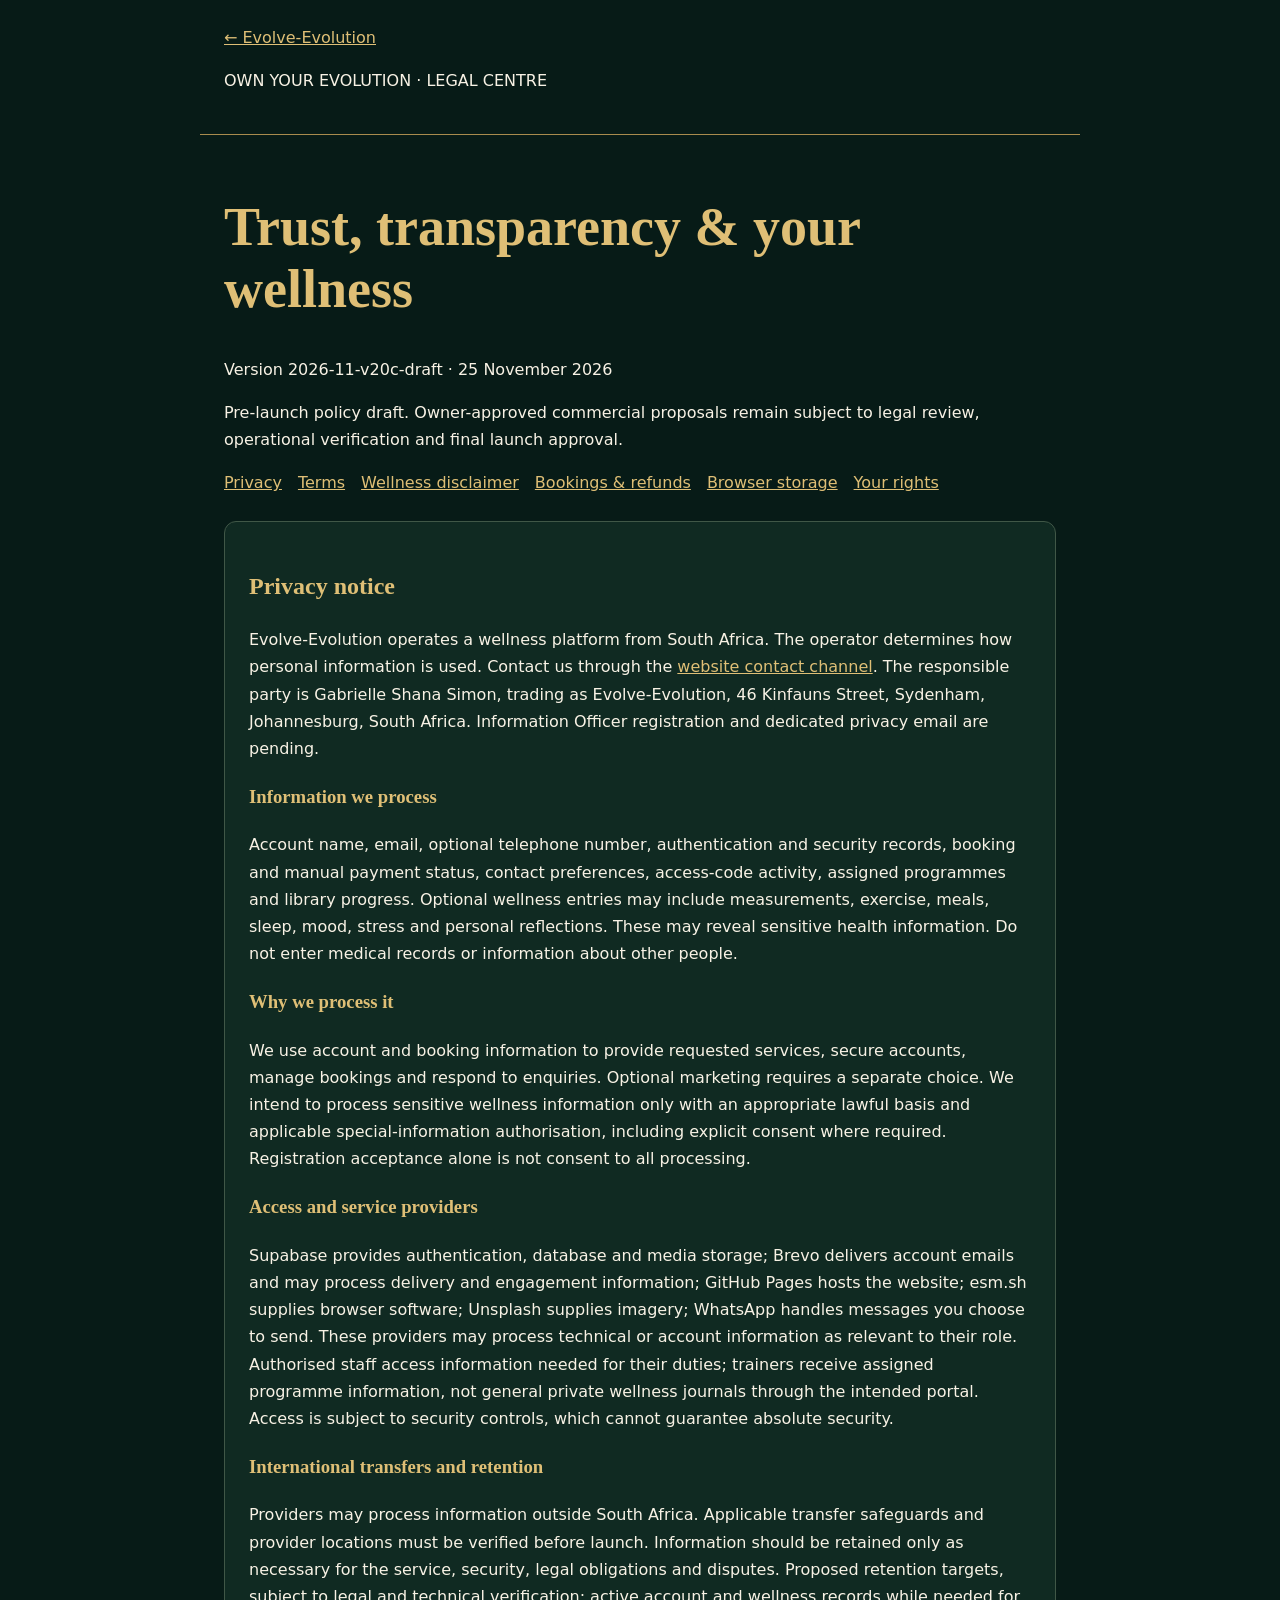
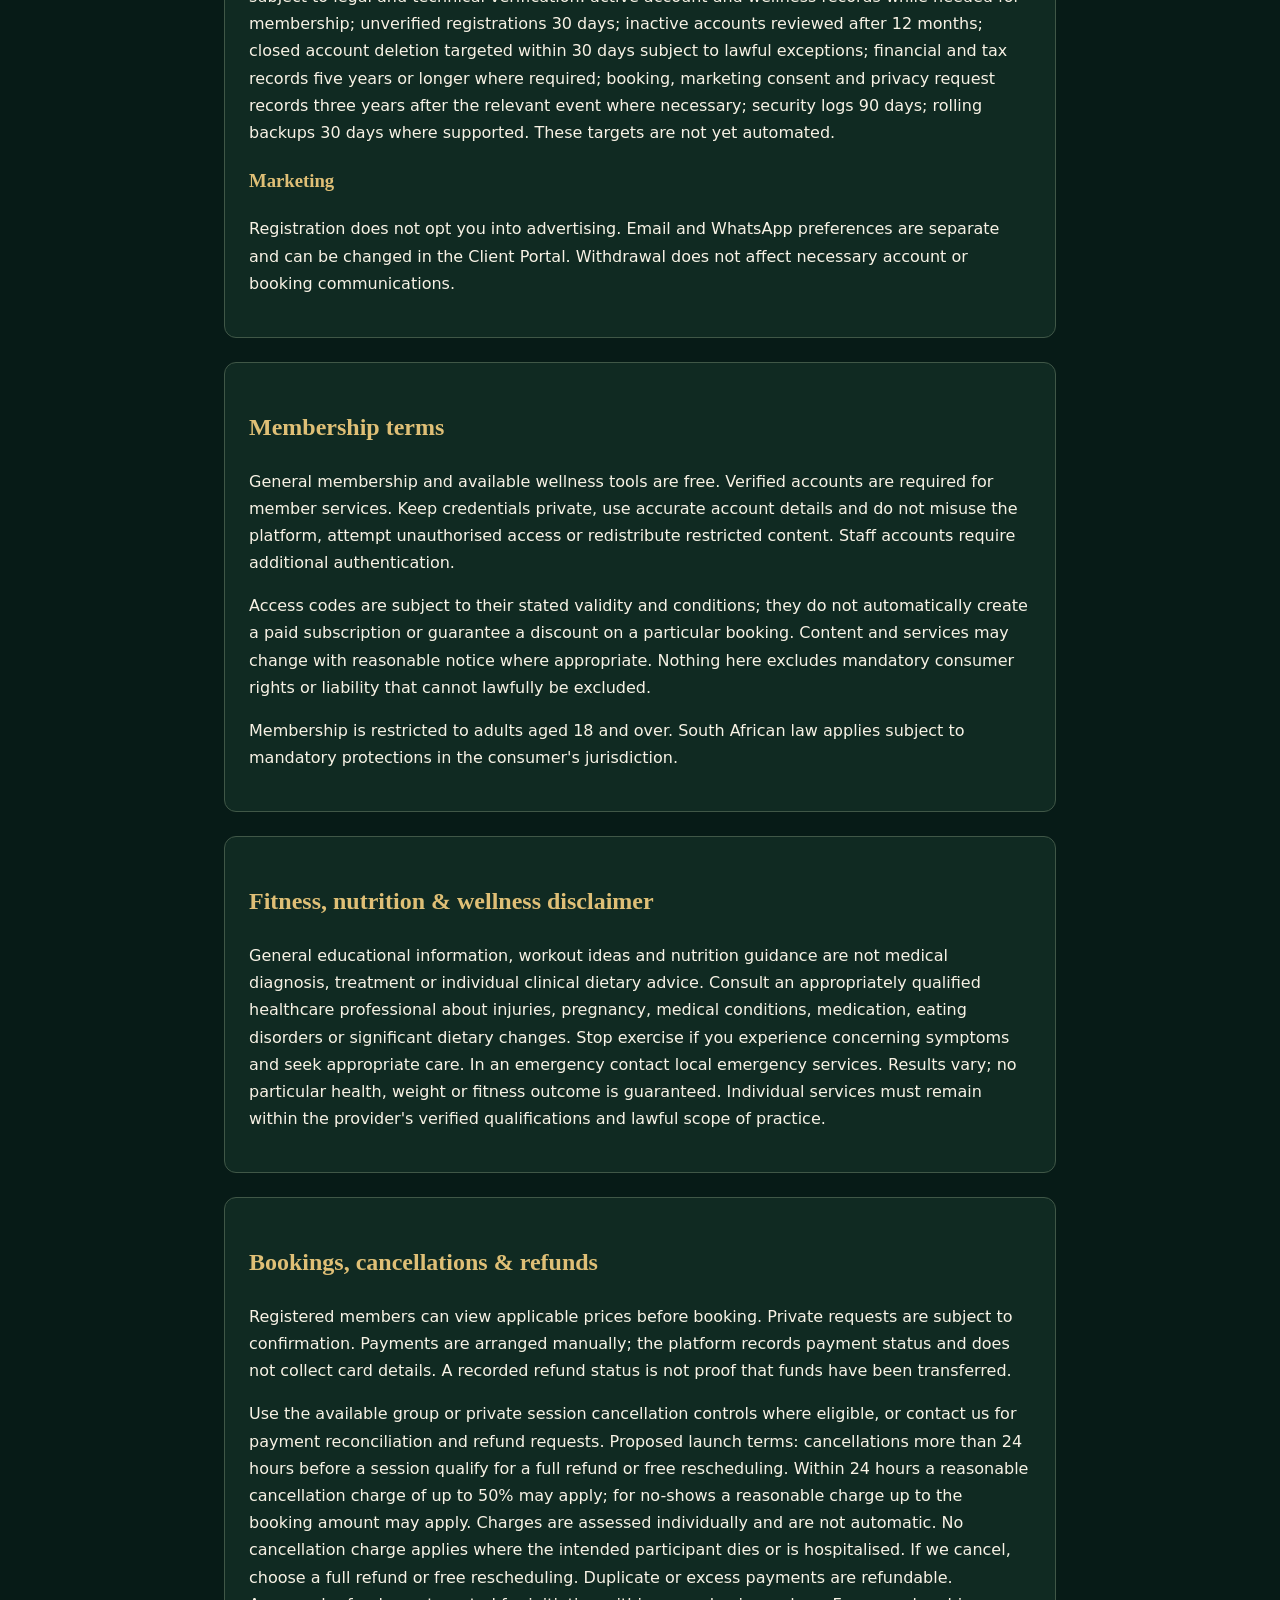
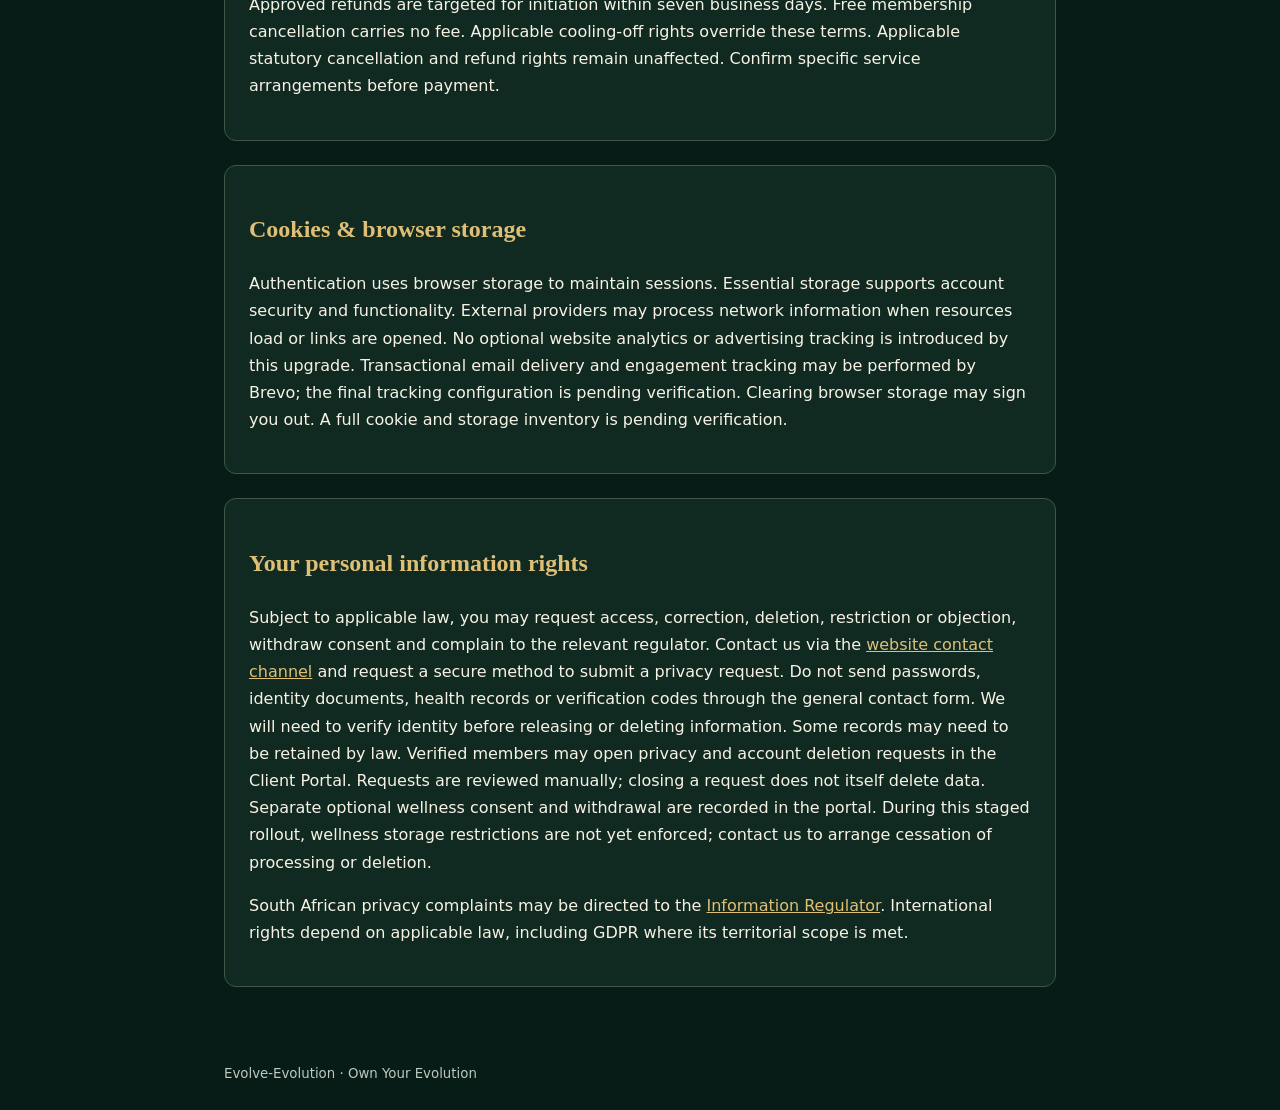
<file: legal-archive-v20c.html>
<!doctype html><html lang="en-ZA"><head><meta name="robots" content="noindex, nofollow"><meta charset="utf-8"><meta name="viewport" content="width=device-width,initial-scale=1"><meta name="referrer" content="no-referrer"><meta http-equiv="Content-Security-Policy" content="default-src 'none'; style-src 'unsafe-inline'; base-uri 'none'; form-action 'none'"><title>Legal & Privacy | Evolve-Evolution</title><style>:root{color-scheme:dark}*{box-sizing:border-box}body{margin:0;background:#071b17;color:#f8f2e5;font:16px/1.7 system-ui,sans-serif}main,header,footer{max-width:880px;margin:auto;padding:24px}header{border-bottom:1px solid #a88b4e}h1,h2,h3{font-family:Georgia,serif;color:#dfbf76}h1{font-size:clamp(32px,6vw,54px);line-height:1.15}a{color:#dfbf76}section{background:#102a22;border:1px solid #405747;border-radius:12px;padding:24px;margin:24px 0;scroll-margin-top:20px}nav{display:flex;flex-wrap:wrap;gap:16px}small{color:#bdc9bf}</style><link rel="canonical" href="https://evolve-evolution.co.za/legal-archive-v20c.html"><meta name="description" content="Evolve-Evolution privacy, membership, wellness and booking policy information."></head><body><header><a href="./index.html">← Evolve-Evolution</a><p>OWN YOUR EVOLUTION · LEGAL CENTRE</p></header><main><h1>Trust, transparency &amp; your wellness</h1><p>Version 2026-11-v20c-draft · 25 November 2026</p><p>Pre-launch policy draft. Owner-approved commercial proposals remain subject to legal review, operational verification and final launch approval.</p><nav aria-label="Legal sections"><a href="#privacy">Privacy</a><a href="#terms">Terms</a><a href="#health">Wellness disclaimer</a><a href="#bookings">Bookings &amp; refunds</a><a href="#storage">Browser storage</a><a href="#rights">Your rights</a></nav>
<section id="privacy"><h2>Privacy notice</h2><p>Evolve-Evolution operates a wellness platform from South Africa. The operator determines how personal information is used. Contact us through the <a href="./index.html#contact">website contact channel</a>. The responsible party is Gabrielle Shana Simon, trading as Evolve-Evolution, 46 Kinfauns Street, Sydenham, Johannesburg, South Africa. Information Officer registration and dedicated privacy email are pending.</p><h3>Information we process</h3><p>Account name, email, optional telephone number, authentication and security records, booking and manual payment status, contact preferences, access-code activity, assigned programmes and library progress. Optional wellness entries may include measurements, exercise, meals, sleep, mood, stress and personal reflections. These may reveal sensitive health information. Do not enter medical records or information about other people.</p><h3>Why we process it</h3><p>We use account and booking information to provide requested services, secure accounts, manage bookings and respond to enquiries. Optional marketing requires a separate choice. We intend to process sensitive wellness information only with an appropriate lawful basis and applicable special-information authorisation, including explicit consent where required. Registration acceptance alone is not consent to all processing.</p><h3>Access and service providers</h3><p>Supabase provides authentication, database and media storage; Brevo delivers account emails and may process delivery and engagement information; GitHub Pages hosts the website; esm.sh supplies browser software; Unsplash supplies imagery; WhatsApp handles messages you choose to send. These providers may process technical or account information as relevant to their role. Authorised staff access information needed for their duties; trainers receive assigned programme information, not general private wellness journals through the intended portal. Access is subject to security controls, which cannot guarantee absolute security.</p><h3>International transfers and retention</h3><p>Providers may process information outside South Africa. Applicable transfer safeguards and provider locations must be verified before launch. Information should be retained only as necessary for the service, security, legal obligations and disputes. Proposed retention targets, subject to legal and technical verification: active account and wellness records while needed for membership; unverified registrations 30 days; inactive accounts reviewed after 12 months; closed account deletion targeted within 30 days subject to lawful exceptions; financial and tax records five years or longer where required; booking, marketing consent and privacy request records three years after the relevant event where necessary; security logs 90 days; rolling backups 30 days where supported. These targets are not yet automated.</p><h3>Marketing</h3><p>Registration does not opt you into advertising. Email and WhatsApp preferences are separate and can be changed in the Client Portal. Withdrawal does not affect necessary account or booking communications.</p></section>
<section id="terms"><h2>Membership terms</h2><p>General membership and available wellness tools are free. Verified accounts are required for member services. Keep credentials private, use accurate account details and do not misuse the platform, attempt unauthorised access or redistribute restricted content. Staff accounts require additional authentication.</p><p>Access codes are subject to their stated validity and conditions; they do not automatically create a paid subscription or guarantee a discount on a particular booking. Content and services may change with reasonable notice where appropriate. Nothing here excludes mandatory consumer rights or liability that cannot lawfully be excluded.</p><p>Membership is restricted to adults aged 18 and over. South African law applies subject to mandatory protections in the consumer's jurisdiction.</p></section>
<section id="health"><h2>Fitness, nutrition &amp; wellness disclaimer</h2><p>General educational information, workout ideas and nutrition guidance are not medical diagnosis, treatment or individual clinical dietary advice. Consult an appropriately qualified healthcare professional about injuries, pregnancy, medical conditions, medication, eating disorders or significant dietary changes. Stop exercise if you experience concerning symptoms and seek appropriate care. In an emergency contact local emergency services. Results vary; no particular health, weight or fitness outcome is guaranteed. Individual services must remain within the provider's verified qualifications and lawful scope of practice.</p></section>
<section id="bookings"><h2>Bookings, cancellations &amp; refunds</h2><p>Registered members can view applicable prices before booking. Private requests are subject to confirmation. Payments are arranged manually; the platform records payment status and does not collect card details. A recorded refund status is not proof that funds have been transferred.</p><p>Use the available group or private session cancellation controls where eligible, or contact us for payment reconciliation and refund requests. Proposed launch terms: cancellations more than 24 hours before a session qualify for a full refund or free rescheduling. Within 24 hours a reasonable cancellation charge of up to 50% may apply; for no-shows a reasonable charge up to the booking amount may apply. Charges are assessed individually and are not automatic. No cancellation charge applies where the intended participant dies or is hospitalised. If we cancel, choose a full refund or free rescheduling. Duplicate or excess payments are refundable. Approved refunds are targeted for initiation within seven business days. Free membership cancellation carries no fee. Applicable cooling-off rights override these terms. Applicable statutory cancellation and refund rights remain unaffected. Confirm specific service arrangements before payment.</p></section>
<section id="storage"><h2>Cookies &amp; browser storage</h2><p>Authentication uses browser storage to maintain sessions. Essential storage supports account security and functionality. External providers may process network information when resources load or links are opened. No optional website analytics or advertising tracking is introduced by this upgrade. Transactional email delivery and engagement tracking may be performed by Brevo; the final tracking configuration is pending verification. Clearing browser storage may sign you out. A full cookie and storage inventory is pending verification.</p></section>
<section id="rights"><h2>Your personal information rights</h2><p>Subject to applicable law, you may request access, correction, deletion, restriction or objection, withdraw consent and complain to the relevant regulator. Contact us via the <a href="./index.html#contact">website contact channel</a> and request a secure method to submit a privacy request. Do not send passwords, identity documents, health records or verification codes through the general contact form. We will need to verify identity before releasing or deleting information. Some records may need to be retained by law. Verified members may open privacy and account deletion requests in the Client Portal. Requests are reviewed manually; closing a request does not itself delete data. Separate optional wellness consent and withdrawal are recorded in the portal. During this staged rollout, wellness storage restrictions are not yet enforced; contact us to arrange cessation of processing or deletion.</p><p>South African privacy complaints may be directed to the <a href="https://inforegulator.org.za/">Information Regulator</a>. International rights depend on applicable law, including GDPR where its territorial scope is met.</p></section></main><footer><small>Evolve-Evolution · Own Your Evolution</small></footer></body></html>
</file>
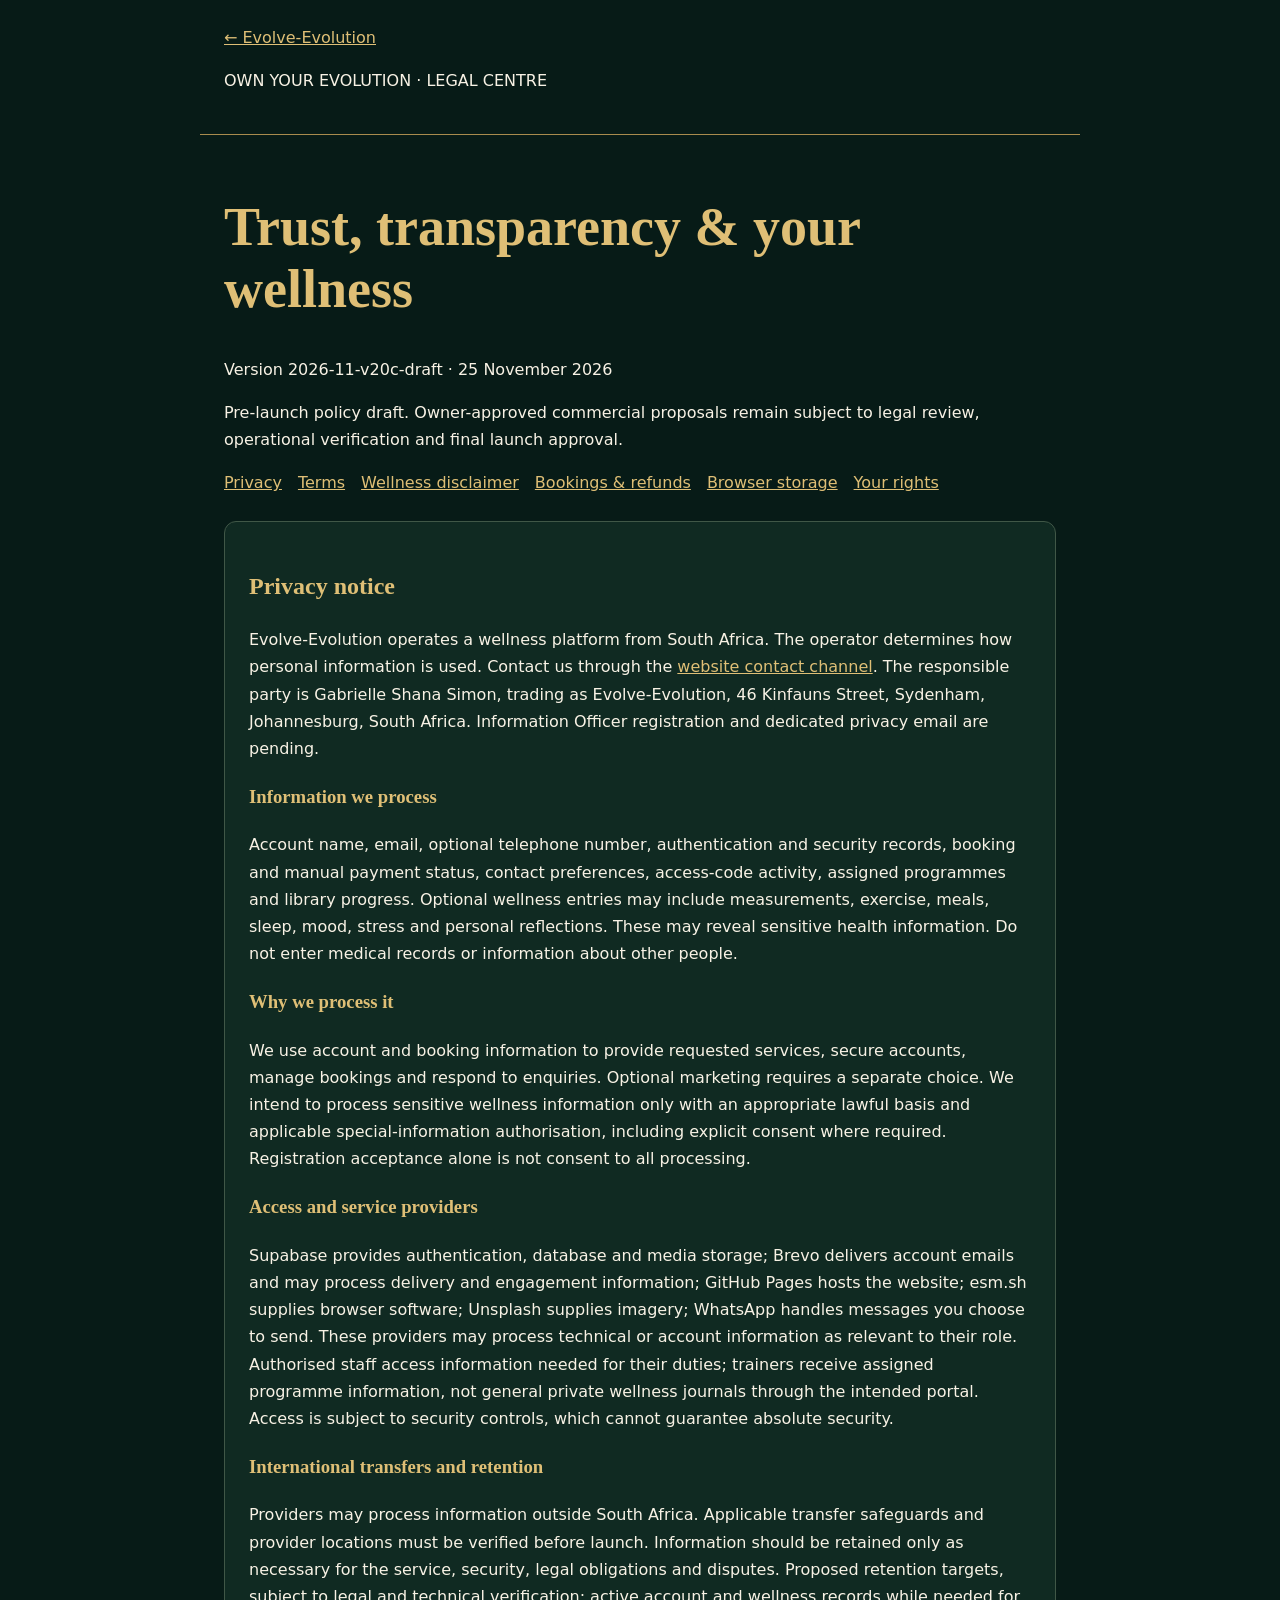
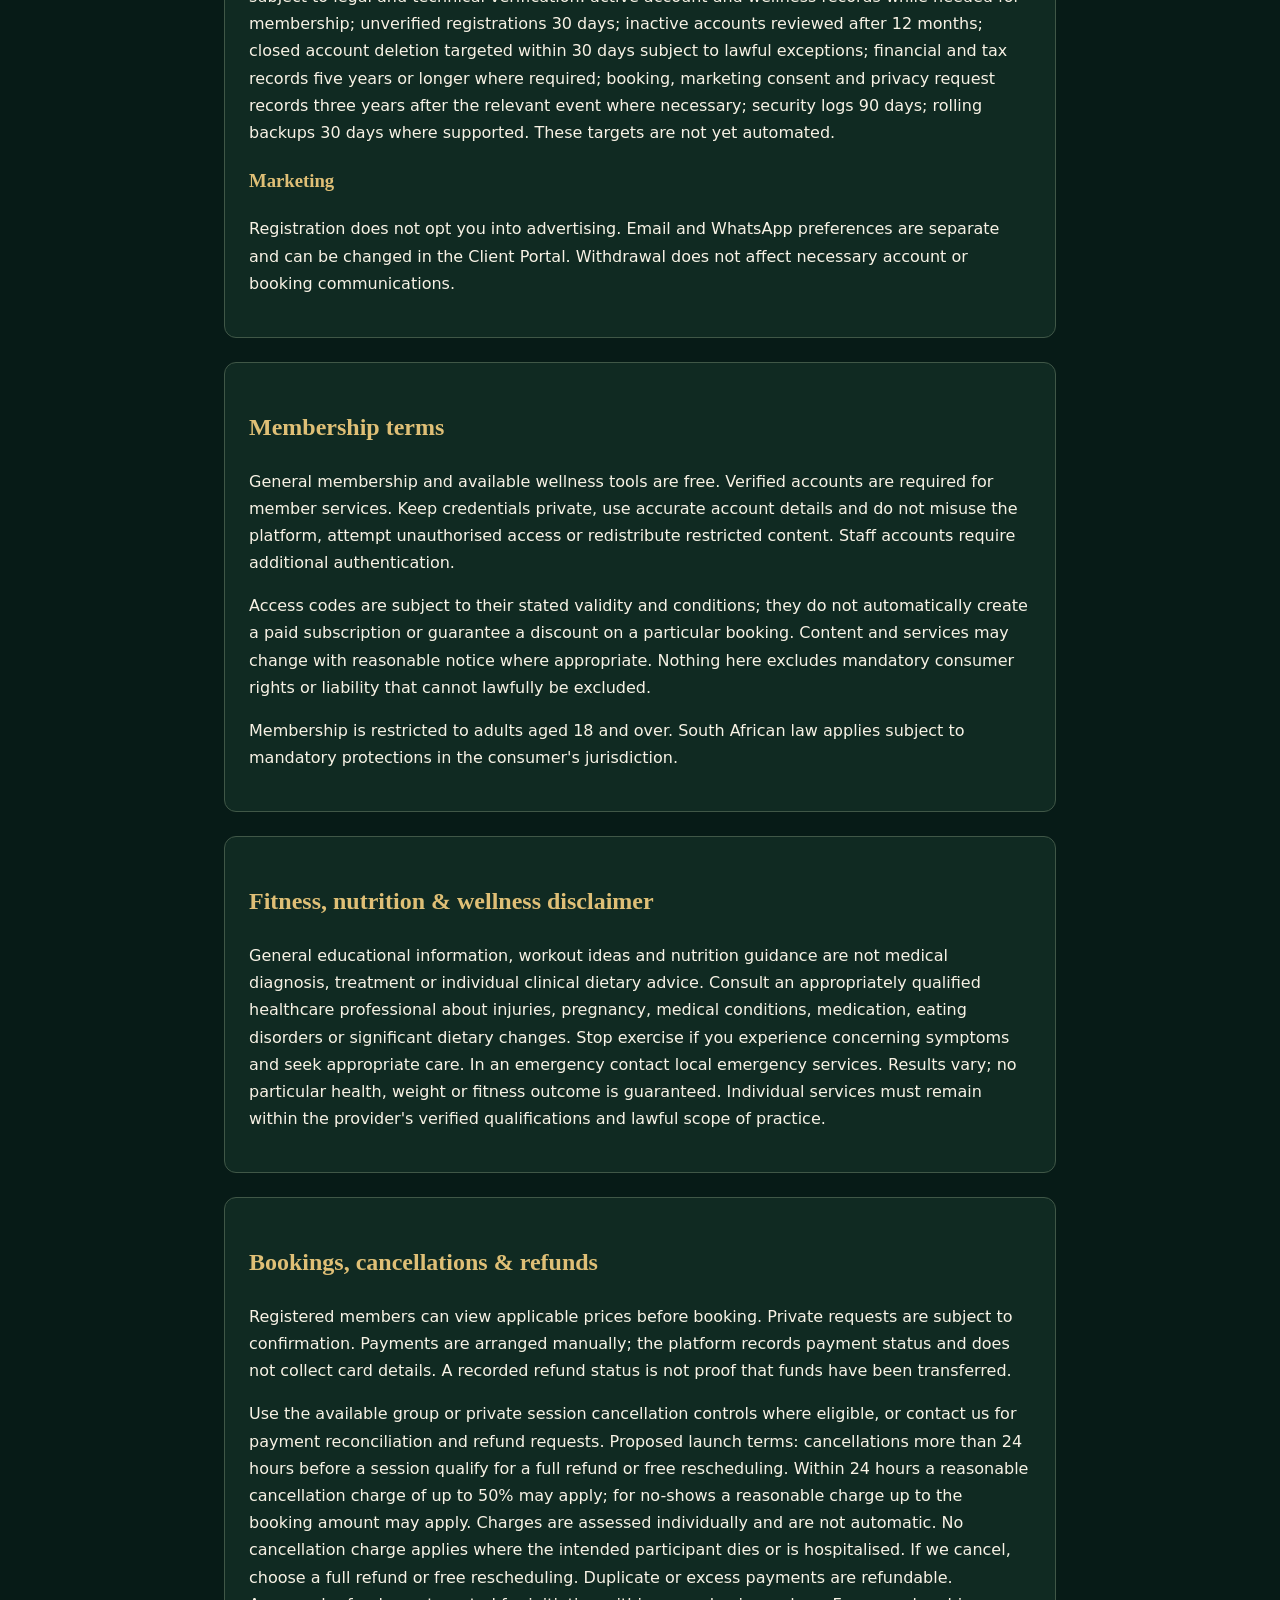
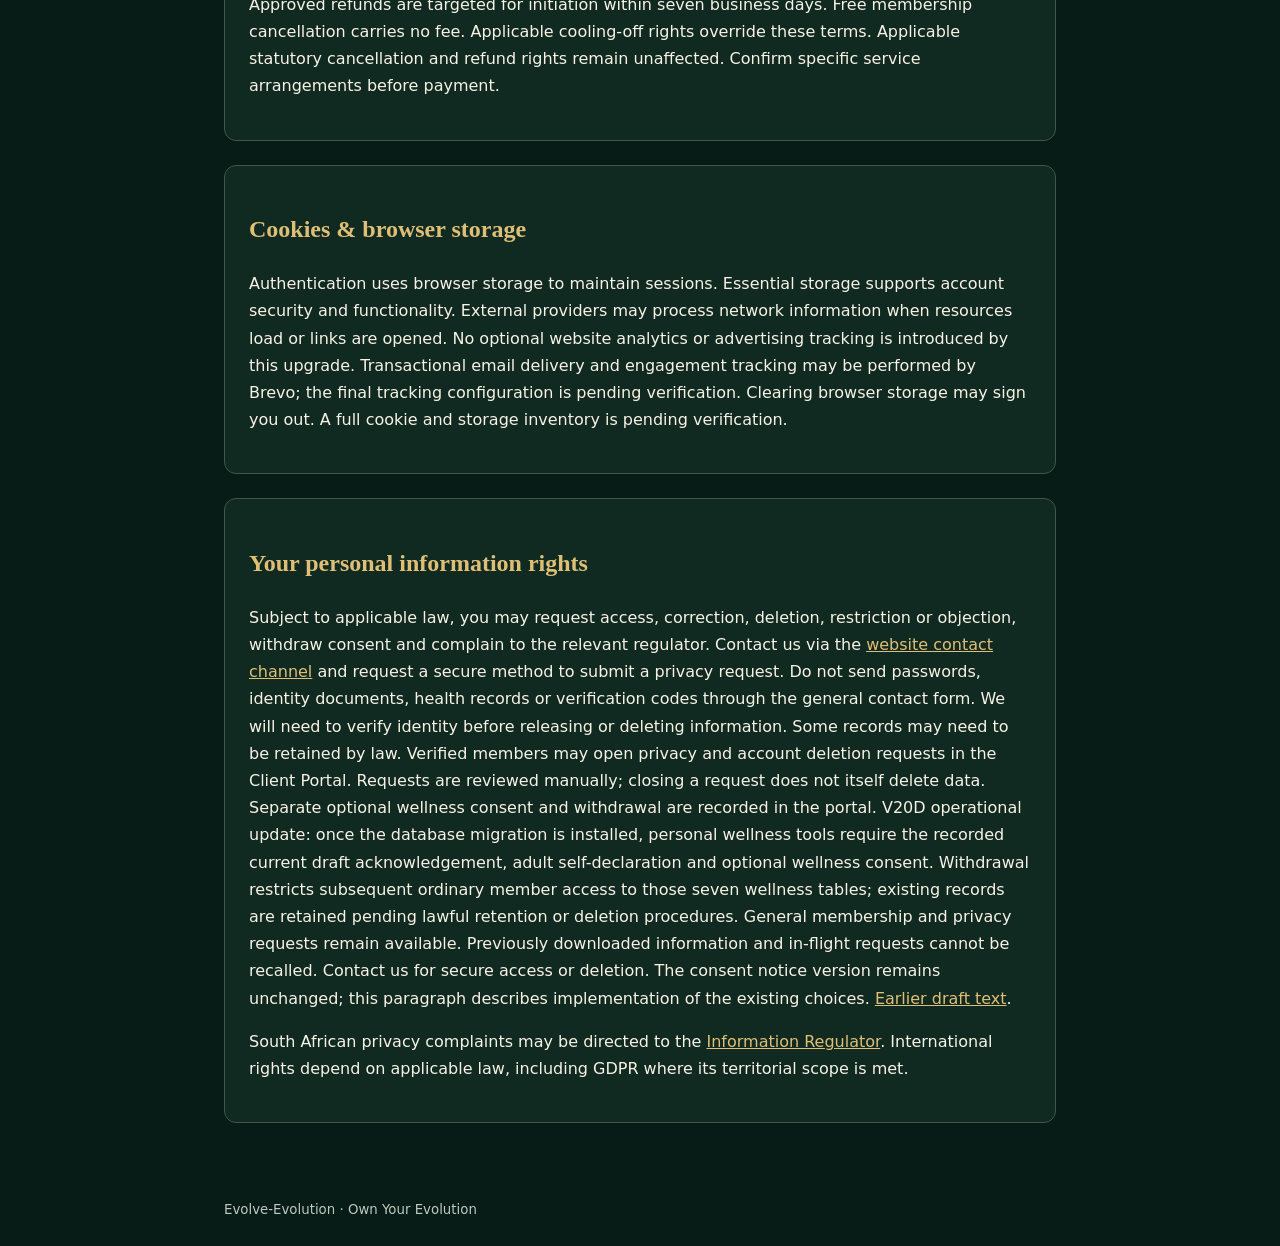
<file: legal.html>
<!doctype html><html lang="en-ZA"><head><meta charset="utf-8"><meta name="viewport" content="width=device-width,initial-scale=1"><meta name="referrer" content="no-referrer"><meta http-equiv="Content-Security-Policy" content="default-src 'none'; style-src 'unsafe-inline'; base-uri 'none'; form-action 'none'"><title>Legal & Privacy | Evolve-Evolution</title><style>:root{color-scheme:dark}*{box-sizing:border-box}body{margin:0;background:#071b17;color:#f8f2e5;font:16px/1.7 system-ui,sans-serif}main,header,footer{max-width:880px;margin:auto;padding:24px}header{border-bottom:1px solid #a88b4e}h1,h2,h3{font-family:Georgia,serif;color:#dfbf76}h1{font-size:clamp(32px,6vw,54px);line-height:1.15}a{color:#dfbf76}section{background:#102a22;border:1px solid #405747;border-radius:12px;padding:24px;margin:24px 0;scroll-margin-top:20px}nav{display:flex;flex-wrap:wrap;gap:16px}small{color:#bdc9bf}</style><link rel="canonical" href="https://evolve-evolution.co.za/legal.html"><meta name="description" content="Evolve-Evolution privacy, membership, wellness and booking policy information."></head><body><header><a href="./index.html">← Evolve-Evolution</a><p>OWN YOUR EVOLUTION · LEGAL CENTRE</p></header><main><h1>Trust, transparency &amp; your wellness</h1><p>Version 2026-11-v20c-draft · 25 November 2026</p><p>Pre-launch policy draft. Owner-approved commercial proposals remain subject to legal review, operational verification and final launch approval.</p><nav aria-label="Legal sections"><a href="#privacy">Privacy</a><a href="#terms">Terms</a><a href="#health">Wellness disclaimer</a><a href="#bookings">Bookings &amp; refunds</a><a href="#storage">Browser storage</a><a href="#rights">Your rights</a></nav>
<section id="privacy"><h2>Privacy notice</h2><p>Evolve-Evolution operates a wellness platform from South Africa. The operator determines how personal information is used. Contact us through the <a href="./index.html#contact">website contact channel</a>. The responsible party is Gabrielle Shana Simon, trading as Evolve-Evolution, 46 Kinfauns Street, Sydenham, Johannesburg, South Africa. Information Officer registration and dedicated privacy email are pending.</p><h3>Information we process</h3><p>Account name, email, optional telephone number, authentication and security records, booking and manual payment status, contact preferences, access-code activity, assigned programmes and library progress. Optional wellness entries may include measurements, exercise, meals, sleep, mood, stress and personal reflections. These may reveal sensitive health information. Do not enter medical records or information about other people.</p><h3>Why we process it</h3><p>We use account and booking information to provide requested services, secure accounts, manage bookings and respond to enquiries. Optional marketing requires a separate choice. We intend to process sensitive wellness information only with an appropriate lawful basis and applicable special-information authorisation, including explicit consent where required. Registration acceptance alone is not consent to all processing.</p><h3>Access and service providers</h3><p>Supabase provides authentication, database and media storage; Brevo delivers account emails and may process delivery and engagement information; GitHub Pages hosts the website; esm.sh supplies browser software; Unsplash supplies imagery; WhatsApp handles messages you choose to send. These providers may process technical or account information as relevant to their role. Authorised staff access information needed for their duties; trainers receive assigned programme information, not general private wellness journals through the intended portal. Access is subject to security controls, which cannot guarantee absolute security.</p><h3>International transfers and retention</h3><p>Providers may process information outside South Africa. Applicable transfer safeguards and provider locations must be verified before launch. Information should be retained only as necessary for the service, security, legal obligations and disputes. Proposed retention targets, subject to legal and technical verification: active account and wellness records while needed for membership; unverified registrations 30 days; inactive accounts reviewed after 12 months; closed account deletion targeted within 30 days subject to lawful exceptions; financial and tax records five years or longer where required; booking, marketing consent and privacy request records three years after the relevant event where necessary; security logs 90 days; rolling backups 30 days where supported. These targets are not yet automated.</p><h3>Marketing</h3><p>Registration does not opt you into advertising. Email and WhatsApp preferences are separate and can be changed in the Client Portal. Withdrawal does not affect necessary account or booking communications.</p></section>
<section id="terms"><h2>Membership terms</h2><p>General membership and available wellness tools are free. Verified accounts are required for member services. Keep credentials private, use accurate account details and do not misuse the platform, attempt unauthorised access or redistribute restricted content. Staff accounts require additional authentication.</p><p>Access codes are subject to their stated validity and conditions; they do not automatically create a paid subscription or guarantee a discount on a particular booking. Content and services may change with reasonable notice where appropriate. Nothing here excludes mandatory consumer rights or liability that cannot lawfully be excluded.</p><p>Membership is restricted to adults aged 18 and over. South African law applies subject to mandatory protections in the consumer's jurisdiction.</p></section>
<section id="health"><h2>Fitness, nutrition &amp; wellness disclaimer</h2><p>General educational information, workout ideas and nutrition guidance are not medical diagnosis, treatment or individual clinical dietary advice. Consult an appropriately qualified healthcare professional about injuries, pregnancy, medical conditions, medication, eating disorders or significant dietary changes. Stop exercise if you experience concerning symptoms and seek appropriate care. In an emergency contact local emergency services. Results vary; no particular health, weight or fitness outcome is guaranteed. Individual services must remain within the provider's verified qualifications and lawful scope of practice.</p></section>
<section id="bookings"><h2>Bookings, cancellations &amp; refunds</h2><p>Registered members can view applicable prices before booking. Private requests are subject to confirmation. Payments are arranged manually; the platform records payment status and does not collect card details. A recorded refund status is not proof that funds have been transferred.</p><p>Use the available group or private session cancellation controls where eligible, or contact us for payment reconciliation and refund requests. Proposed launch terms: cancellations more than 24 hours before a session qualify for a full refund or free rescheduling. Within 24 hours a reasonable cancellation charge of up to 50% may apply; for no-shows a reasonable charge up to the booking amount may apply. Charges are assessed individually and are not automatic. No cancellation charge applies where the intended participant dies or is hospitalised. If we cancel, choose a full refund or free rescheduling. Duplicate or excess payments are refundable. Approved refunds are targeted for initiation within seven business days. Free membership cancellation carries no fee. Applicable cooling-off rights override these terms. Applicable statutory cancellation and refund rights remain unaffected. Confirm specific service arrangements before payment.</p></section>
<section id="storage"><h2>Cookies &amp; browser storage</h2><p>Authentication uses browser storage to maintain sessions. Essential storage supports account security and functionality. External providers may process network information when resources load or links are opened. No optional website analytics or advertising tracking is introduced by this upgrade. Transactional email delivery and engagement tracking may be performed by Brevo; the final tracking configuration is pending verification. Clearing browser storage may sign you out. A full cookie and storage inventory is pending verification.</p></section>
<section id="rights"><h2>Your personal information rights</h2><p>Subject to applicable law, you may request access, correction, deletion, restriction or objection, withdraw consent and complain to the relevant regulator. Contact us via the <a href="./index.html#contact">website contact channel</a> and request a secure method to submit a privacy request. Do not send passwords, identity documents, health records or verification codes through the general contact form. We will need to verify identity before releasing or deleting information. Some records may need to be retained by law. Verified members may open privacy and account deletion requests in the Client Portal. Requests are reviewed manually; closing a request does not itself delete data. Separate optional wellness consent and withdrawal are recorded in the portal. V20D operational update: once the database migration is installed, personal wellness tools require the recorded current draft acknowledgement, adult self-declaration and optional wellness consent. Withdrawal restricts subsequent ordinary member access to those seven wellness tables; existing records are retained pending lawful retention or deletion procedures. General membership and privacy requests remain available. Previously downloaded information and in-flight requests cannot be recalled. Contact us for secure access or deletion. The consent notice version remains unchanged; this paragraph describes implementation of the existing choices. <a href="./legal-archive-v20c.html">Earlier draft text</a>.</p><p>South African privacy complaints may be directed to the <a href="https://inforegulator.org.za/">Information Regulator</a>. International rights depend on applicable law, including GDPR where its territorial scope is met.</p></section></main><footer><small>Evolve-Evolution · Own Your Evolution</small></footer></body></html>
</file>
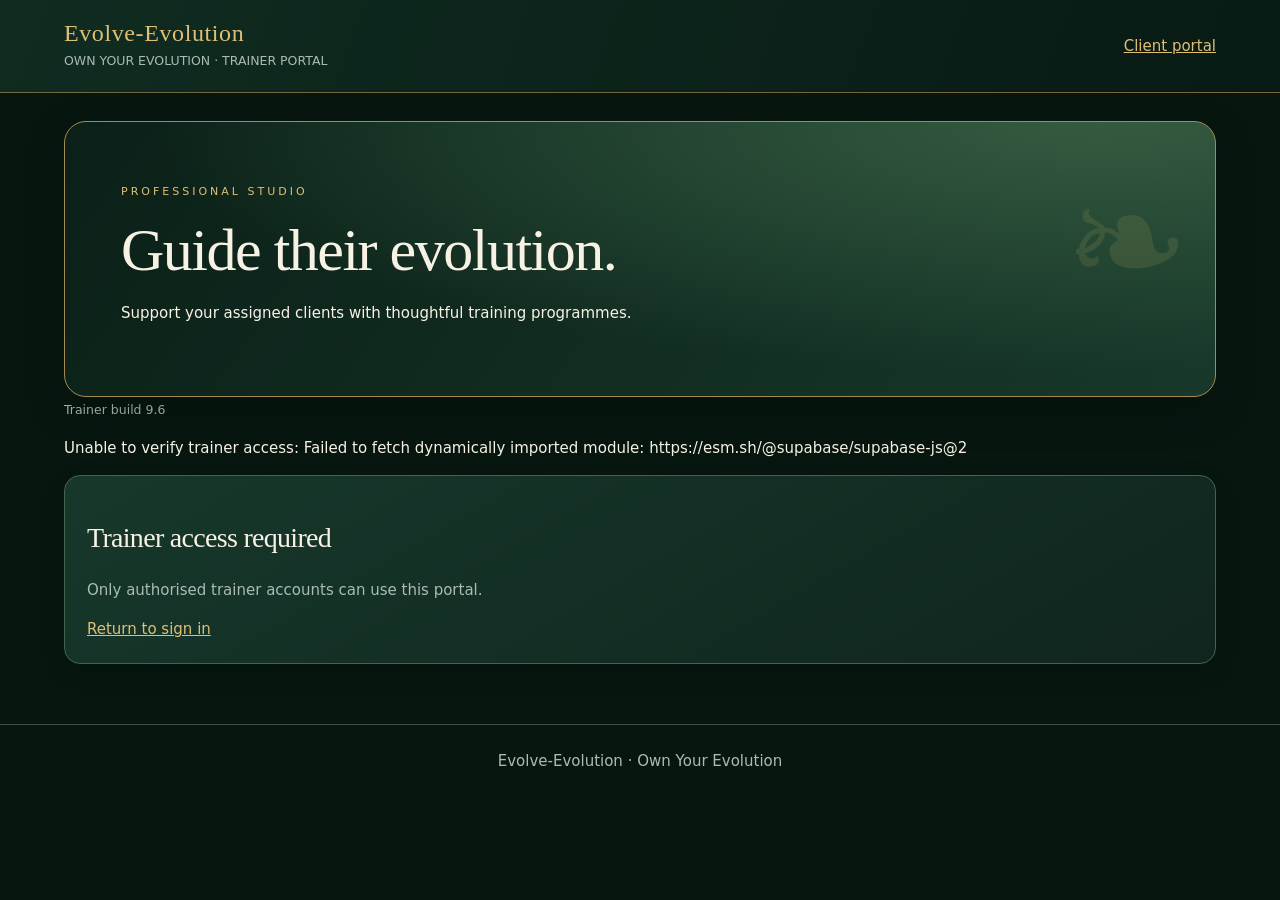
<file: trainer-studio.html>
<!doctype html><html lang="en"><head><meta charset="utf-8"><meta http-equiv="Content-Security-Policy" content="default-src 'self'; script-src 'self' https://esm.sh; style-src 'self' 'unsafe-inline'; img-src 'self' data: blob: https://images.unsplash.com https://hcatisdfrdnbnsjfgycm.supabase.co; connect-src 'self' https://esm.sh https://hcatisdfrdnbnsjfgycm.supabase.co wss://hcatisdfrdnbnsjfgycm.supabase.co; media-src 'self' blob: https://hcatisdfrdnbnsjfgycm.supabase.co; frame-src 'self' blob: https://hcatisdfrdnbnsjfgycm.supabase.co; object-src 'none'; base-uri 'none'; form-action 'self'; worker-src 'self' blob:"><meta name="referrer" content="no-referrer"><meta name="viewport" content="width=device-width,initial-scale=1"><title>Trainer Portal | Evolve-Evolution</title><style>
:root{color-scheme:dark;--gold:#dfbf76;--muted:#aabcb2;--panel:#102a22;--line:#3e5442}*{box-sizing:border-box}body{margin:0;background:#071710;color:#f8f2e5;font:15px/1.6 system-ui,sans-serif}a{color:var(--gold)}button,input,textarea{font:inherit}button,a{touch-action:manipulation}button{cursor:pointer;background:var(--gold);color:#10251b;border:0;border-radius:7px;padding:11px 17px;font-weight:600}button:disabled{opacity:.5;cursor:wait}header{padding:20px 5%;border-bottom:1px solid var(--line);display:flex;justify-content:space-between;align-items:center;gap:12px;flex-wrap:wrap}header strong{font:24px Georgia,serif;color:var(--gold)}small,.muted{color:var(--muted)}main{max-width:1200px;margin:auto;padding:28px 5% 60px}.hero{background:radial-gradient(ellipse at top right,#28513a,transparent 65%),#10271e;border:1px solid #796b42;border-radius:18px;padding:clamp(24px,5vw,56px);position:relative;overflow:hidden}.hero:after{content:'❧';position:absolute;right:25px;top:0;color:#d5b96b22;font-size:150px;pointer-events:none}h1,h2,h3{font-family:Georgia,serif;font-weight:400;line-height:1.2}h1{font-size:clamp(34px,6vw,60px);margin:12px 0}h2{font-size:28px}h3{font-size:23px;margin:8px 0}.eyebrow{color:var(--gold);font-size:11px;letter-spacing:2px;text-transform:uppercase}.nav{display:flex;gap:10px;flex-wrap:wrap;margin:22px 0}.nav a{padding:7px 12px;border:1px solid var(--line);border-radius:6px;text-decoration:none}.grid{display:grid;grid-template-columns:repeat(auto-fit,minmax(min(100%,250px),1fr));gap:16px}.card{padding:22px;border:1px solid var(--line);border-radius:14px;background:var(--panel)}.card p{color:var(--muted)}section{scroll-margin-top:15px;margin-top:28px}label{display:block;margin:10px 0}input:not([type=checkbox]),textarea{display:block;width:100%;background:#081c14;color:#fff;border:1px solid #607561;border-radius:6px;padding:10px}input[type=checkbox]{accent-color:#d8ba70;width:18px;height:18px;vertical-align:middle;margin-right:8px}textarea{min-height:90px}progress{width:100%;accent-color:var(--gold)}[hidden]{display:none!important}.status{color:var(--gold);white-space:pre-wrap}.outline{background:transparent;color:var(--gold);border:1px solid var(--gold)}footer{padding:24px;text-align:center;color:var(--muted);border-top:1px solid var(--line)}:focus-visible{outline:2px solid #fff;outline-offset:3px}
.hero{background:radial-gradient(ellipse at 90% 0,#36583a 0,transparent 65%),linear-gradient(120deg,#0b2018,#132f25);box-shadow:0 12px 40px #0004}.nav{position:sticky;top:0;z-index:2;background:#071710f5;padding:12px 0}.nav a:hover{border-color:var(--gold)}.card{background:linear-gradient(145deg,#17382b,#10251e);box-shadow:0 8px 24px #0002}.planner-head{display:flex;align-items:end;justify-content:space-between;gap:12px;flex-wrap:wrap}.planner-head label{margin:0}.history-row{display:flex;align-items:center;gap:12px;margin:10px 0}.history-row progress{flex:1}.history-row span{min-width:95px}.hero .eyebrow{letter-spacing:3px}@media(max-width:600px){.nav{position:static}.card{padding:17px}}
select{display:block;width:100%;background:#081c14;color:#fff;border:1px solid #607561;border-radius:6px;padding:10px;font:inherit}.workout-fields{grid-template-columns:repeat(auto-fit,minmax(85px,1fr))}.workout-list{margin-top:16px}.exercise-row{border-top:1px solid var(--line);padding:14px 0;display:flex;align-items:center;justify-content:space-between;gap:12px;flex-wrap:wrap}.exercise-actions{display:flex;gap:8px;flex-wrap:wrap}.timer{font:48px Georgia,serif;color:var(--gold)!important;font-variant-numeric:tabular-nums}</style><link rel="stylesheet" href="./v19-design.css"><meta name="robots" content="noindex, nofollow"></head><body class="portal"><header><div><strong>Evolve-Evolution</strong><br><small>OWN YOUR EVOLUTION · TRAINER PORTAL</small></div><div><a href="./client.html">Client portal</a> <button id="logout" hidden>Sign out</button></div></header><main><div class="hero"><span class="eyebrow">Professional studio</span><h1>Guide their evolution.</h1><p>Support your assigned clients with thoughtful training programmes.</p></div><small>Trainer build 9.6</small><p id="status" role="status">Checking trainer authorisation…</p><div id="gate" hidden style="display:none" class="card"><h2>Trainer access required</h2><p>Only authorised trainer accounts can use this portal.</p><a href="./index.html">Return to sign in</a></div><div id="studio" hidden style="display:none"><section><h2>My assigned clients</h2><div class="card"><label>Find assigned client<input id="clientSearch" type="search" placeholder="Search client labels"></label><label>Select client<select id="client"></select></label><p id="clientCount"></p><button id="refresh" class="outline">Refresh assignments</button></div></section><section><h2>Training programmes</h2><div class="grid"><div class="card"><h3>Create or edit programme</h3><form id="programme"><label>Programme title<input name="title" maxlength="150" required></label><label>Training instructions<textarea name="instructions" maxlength="6000" required placeholder="Day 1 — exercises, sets, reps and guidance"></textarea></label><button id="save" disabled>Save programme</button> <button id="clearProgramme" type="button" class="outline">Clear form</button></form></div><div class="card"><h3>Assigned programmes</h3><div id="rows"></div></div></div></section></div></main><footer>Evolve-Evolution · Own Your Evolution</footer><script type="module" src="./v15-trainer-studio.js"></script></body></html>
</file>
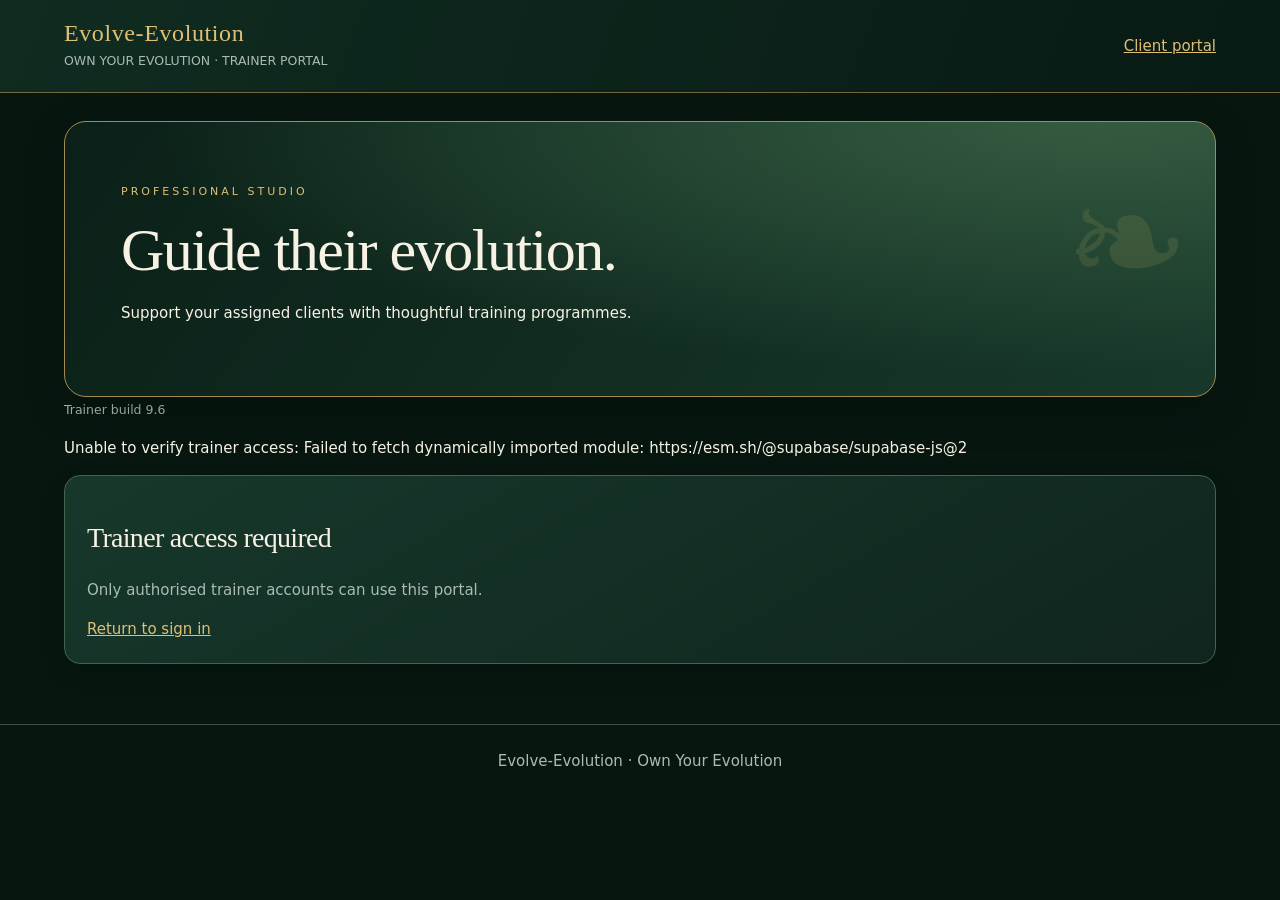
<file: trainer.html>
<!doctype html><html lang="en"><head><meta charset="utf-8"><meta name="viewport" content="width=device-width,initial-scale=1"><meta name="referrer" content="no-referrer"><meta http-equiv="refresh" content="0;url=./trainer-studio.html"><title>Trainer Studio | Evolve-Evolution</title><meta name="robots" content="noindex, nofollow"></head><body><p>Trainer Studio has moved. <a href="./trainer-studio.html">Continue to Trainer Studio</a>.</p></body></html>
</file>
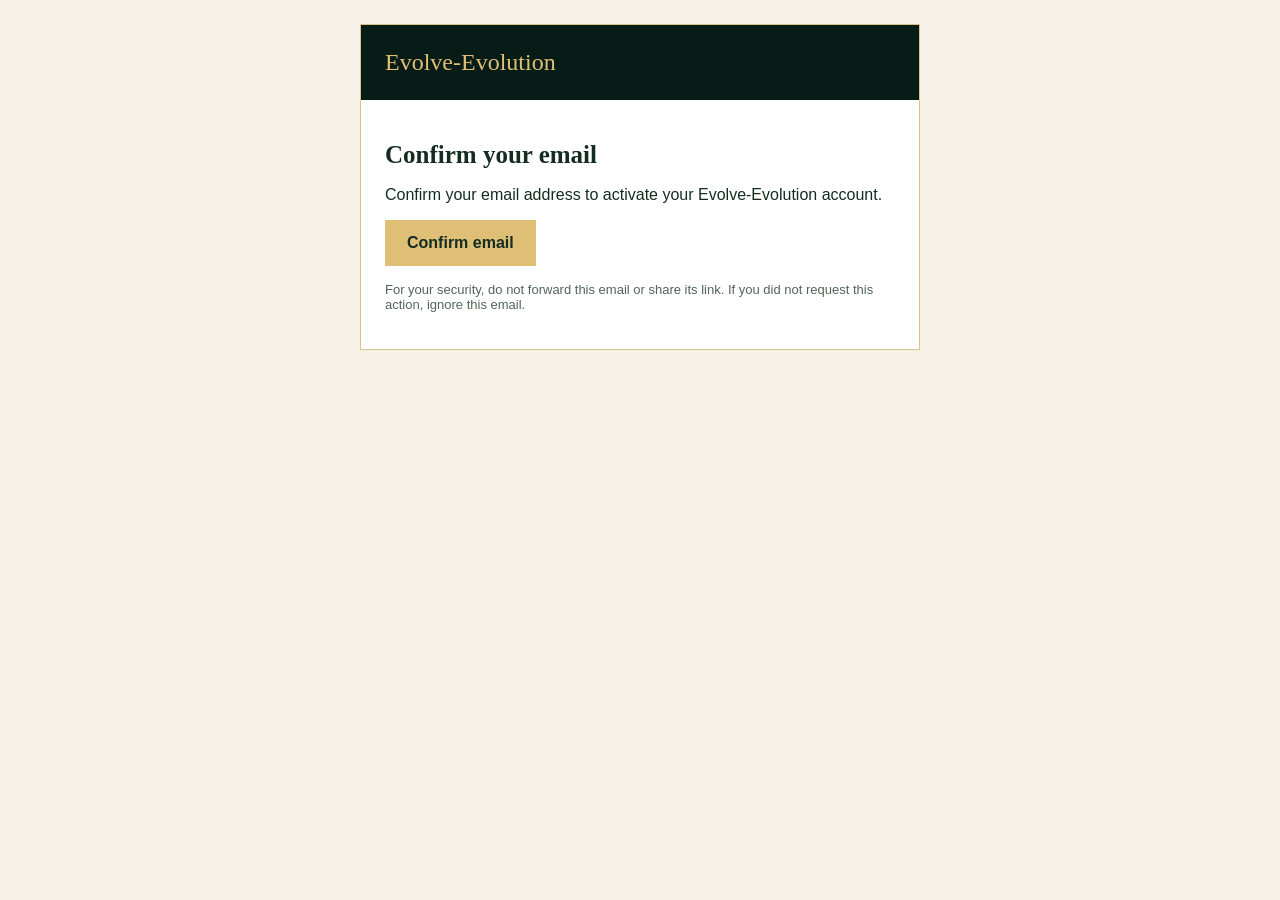
<file: supabase/email-templates/confirm-signup.html>
<!doctype html><html lang="en"><body style="margin:0;background:#f5f1e7;font-family:Arial,sans-serif;color:#142c22"><table role="presentation" width="100%" cellspacing="0" cellpadding="24"><tr><td align="center"><table role="presentation" width="100%" style="max-width:560px;background:#fff;border:1px solid #d9c28a" cellspacing="0" cellpadding="24"><tr><td style="background:#071b17;color:#dfbf76;font-family:Georgia,serif;font-size:24px">Evolve-Evolution</td></tr><tr><td><h1 style="font-family:Georgia,serif;font-size:25px">Confirm your email</h1><p>Confirm your email address to activate your Evolve-Evolution account.</p><p><a href="{{ .ConfirmationURL }}" style="display:inline-block;background:#dfbf76;color:#142c22;padding:14px 22px;text-decoration:none;font-weight:bold">Confirm email</a></p><p style="font-size:13px;color:#52655a">For your security, do not forward this email or share its link. If you did not request this action, ignore this email.</p></td></tr></table></td></tr></table></body></html>
</file>
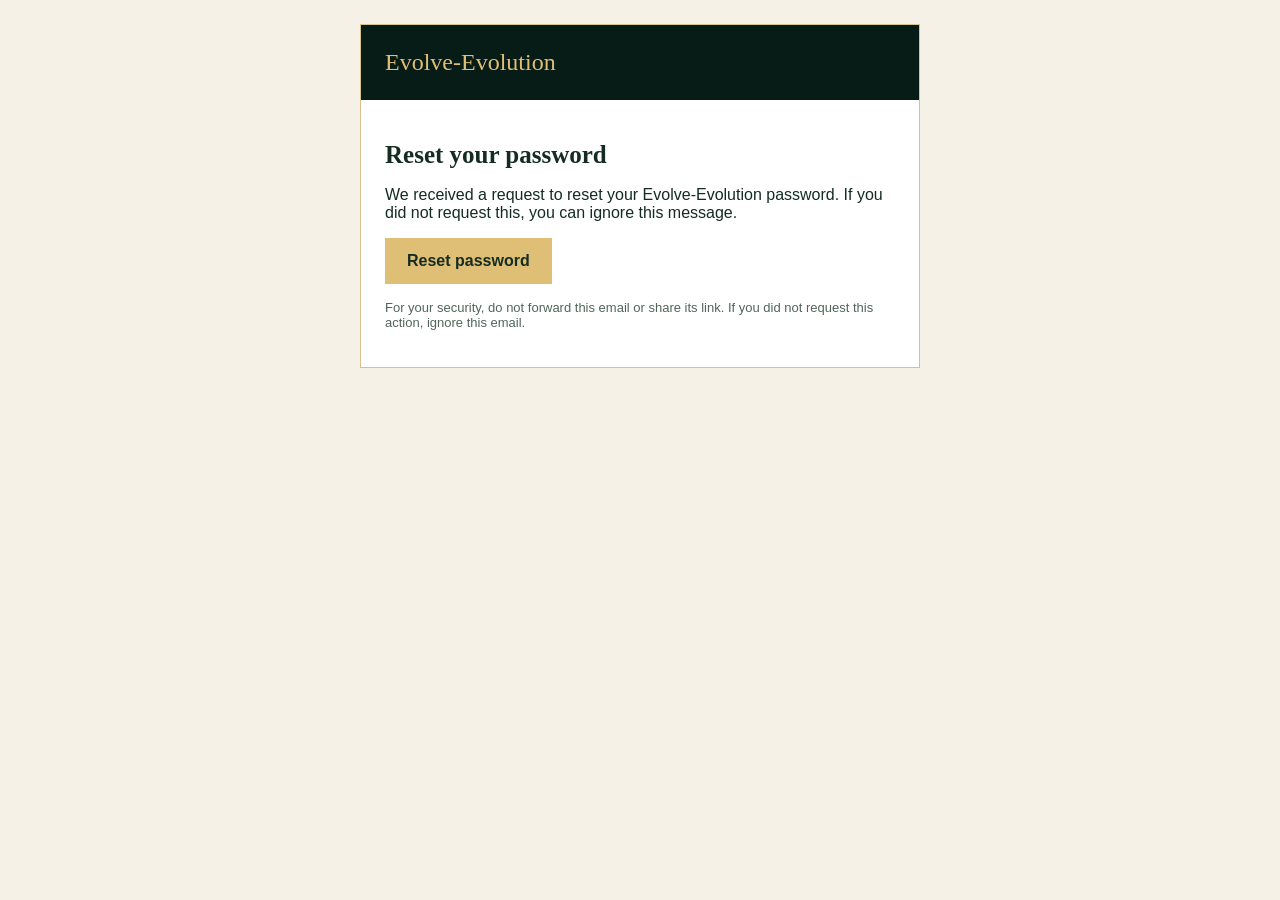
<file: supabase/email-templates/reset-password.html>
<!doctype html><html lang="en"><body style="margin:0;background:#f5f1e7;font-family:Arial,sans-serif;color:#142c22"><table role="presentation" width="100%" cellspacing="0" cellpadding="24"><tr><td align="center"><table role="presentation" width="100%" style="max-width:560px;background:#fff;border:1px solid #d9c28a" cellspacing="0" cellpadding="24"><tr><td style="background:#071b17;color:#dfbf76;font-family:Georgia,serif;font-size:24px">Evolve-Evolution</td></tr><tr><td><h1 style="font-family:Georgia,serif;font-size:25px">Reset your password</h1><p>We received a request to reset your Evolve-Evolution password. If you did not request this, you can ignore this message.</p><p><a href="{{ .ConfirmationURL }}" style="display:inline-block;background:#dfbf76;color:#142c22;padding:14px 22px;text-decoration:none;font-weight:bold">Reset password</a></p><p style="font-size:13px;color:#52655a">For your security, do not forward this email or share its link. If you did not request this action, ignore this email.</p></td></tr></table></td></tr></table></body></html>
</file>
<file: v19-design.css>
/* V19 shared presentation layer. No authentication or data logic. */
:root{--v19-gold:#e4c789;--v19-ink:#071710;--v19-edge:#56705c;--v19-radius:16px}
body{background-color:var(--v19-ink);text-rendering:optimizeLegibility}
h1,h2,h3{letter-spacing:-.025em;overflow-wrap:break-word}
h2{ text-wrap:balance }
button,input,select,textarea{font-family:inherit}
button,.btn{min-height:44px;transition:background-color .18s ease,border-color .18s ease,box-shadow .18s ease}
button:not(:disabled):hover,.btn:hover{box-shadow:0 3px 14px #d9bc781c}
:focus-visible{outline:3px solid var(--v19-gold)!important;outline-offset:3px}
input:not([type=checkbox]):not([type=radio]),select,textarea{min-width:0;max-width:100%;min-height:44px;border-color:var(--v19-edge)}
textarea{resize:vertical}
input::placeholder,textarea::placeholder{color:#aabcb2;opacity:1}
img,video,canvas{max-width:100%}
audio{max-width:100%}
.card,.service,.step{border-radius:var(--v19-radius);min-width:0}
.grid>* ,.split>* ,.hero-grid>* ,.contact-grid>* ,.nutrition-grid>*{min-width:0}
.status,.exercise-row,.card p,.card a{overflow-wrap:anywhere}
button:disabled{cursor:not-allowed}
.portal main{max-width:1280px}
.portal header{background:linear-gradient(110deg,#102c21,#081a14);border-bottom:1px solid #78663e}
.portal header strong{letter-spacing:.025em}
.portal .hero{border-radius:22px;border-color:#a58a51;background:radial-gradient(ellipse at 90% 0,#345b40,transparent 65%),linear-gradient(125deg,#0b2018,#17382a)}
.portal .card{border-color:#46634f;background:linear-gradient(150deg,#17382b,#10251e);box-shadow:0 8px 24px #0003}
.portal section>h2{padding-bottom:10px;border-bottom:1px solid #b69a5b55;margin-top:32px}
.portal .nav a{display:inline-flex;align-items:center;min-height:44px;border-radius:9px;padding:9px 14px}
.portal .nav a:hover{background:#193b2b;border-color:var(--v19-gold)}
.portal section{scroll-margin-top:150px}
.portal .exercise-row>*{min-width:0;max-width:100%}
.portal .history-row{flex-wrap:wrap}
.portal .history-row progress{min-width:90px}
.portal .card+.card{margin-top:12px}
.portal .grid>.card{margin-top:0}
.public-site .section-head h2{letter-spacing:-.035em}
.public-site .modal{max-height:calc(100vh - 32px);max-height:calc(100dvh - 32px);overscroll-behavior:contain}
.public-site .close{min-width:44px;min-height:44px}
.public-site section[id]{scroll-margin-top:95px}
@media(max-width:850px){.public-site .nav{max-height:calc(100vh - 82px);max-height:calc(100dvh - 82px);overflow-y:auto}.public-site .nav a{min-height:44px;display:flex;align-items:center}.public-site .mobile-menu{min-width:44px;min-height:44px}}
@media(max-width:600px){
 body{font-size:16px}
 input:not([type=checkbox]):not([type=radio]),textarea,select{font-size:16px}
 .portal main{padding:20px 16px 44px}
 .portal header{padding:16px}
 .portal .hero{padding:24px 18px}
 .portal .nav{gap:8px}
 .portal .nav a{flex:1 1 auto;justify-content:center;font-size:14px}
 .portal section{scroll-margin-top:16px}
 .portal .card{padding:17px}
 .portal .workout-fields{grid-template-columns:repeat(2,minmax(0,1fr))}
 .portal .exercise-actions{max-width:100%}
 .public-site .wrap{padding-left:16px;padding-right:16px}
 .public-site .hero .actions>.btn{flex:1 1 145px}
 .public-site .modal{padding:18px}
 .public-site .overlay{padding:12px}
 .public-site .fitness-card h3,.public-site .fitness-card .content p{min-height:0}
 .public-site .fitness-card-actions{flex-wrap:wrap}
}
@media(max-width:360px){.public-site .brand strong{font-size:15px}.public-site .brand-logo{width:48px}.public-site .brand{gap:6px}.public-site header .wrap{gap:8px}.portal .workout-fields{grid-template-columns:1fr}}
@media(prefers-reduced-motion:reduce){html{scroll-behavior:auto!important}*,*::before,*::after{animation:none!important;transition:none!important}}
</file>
